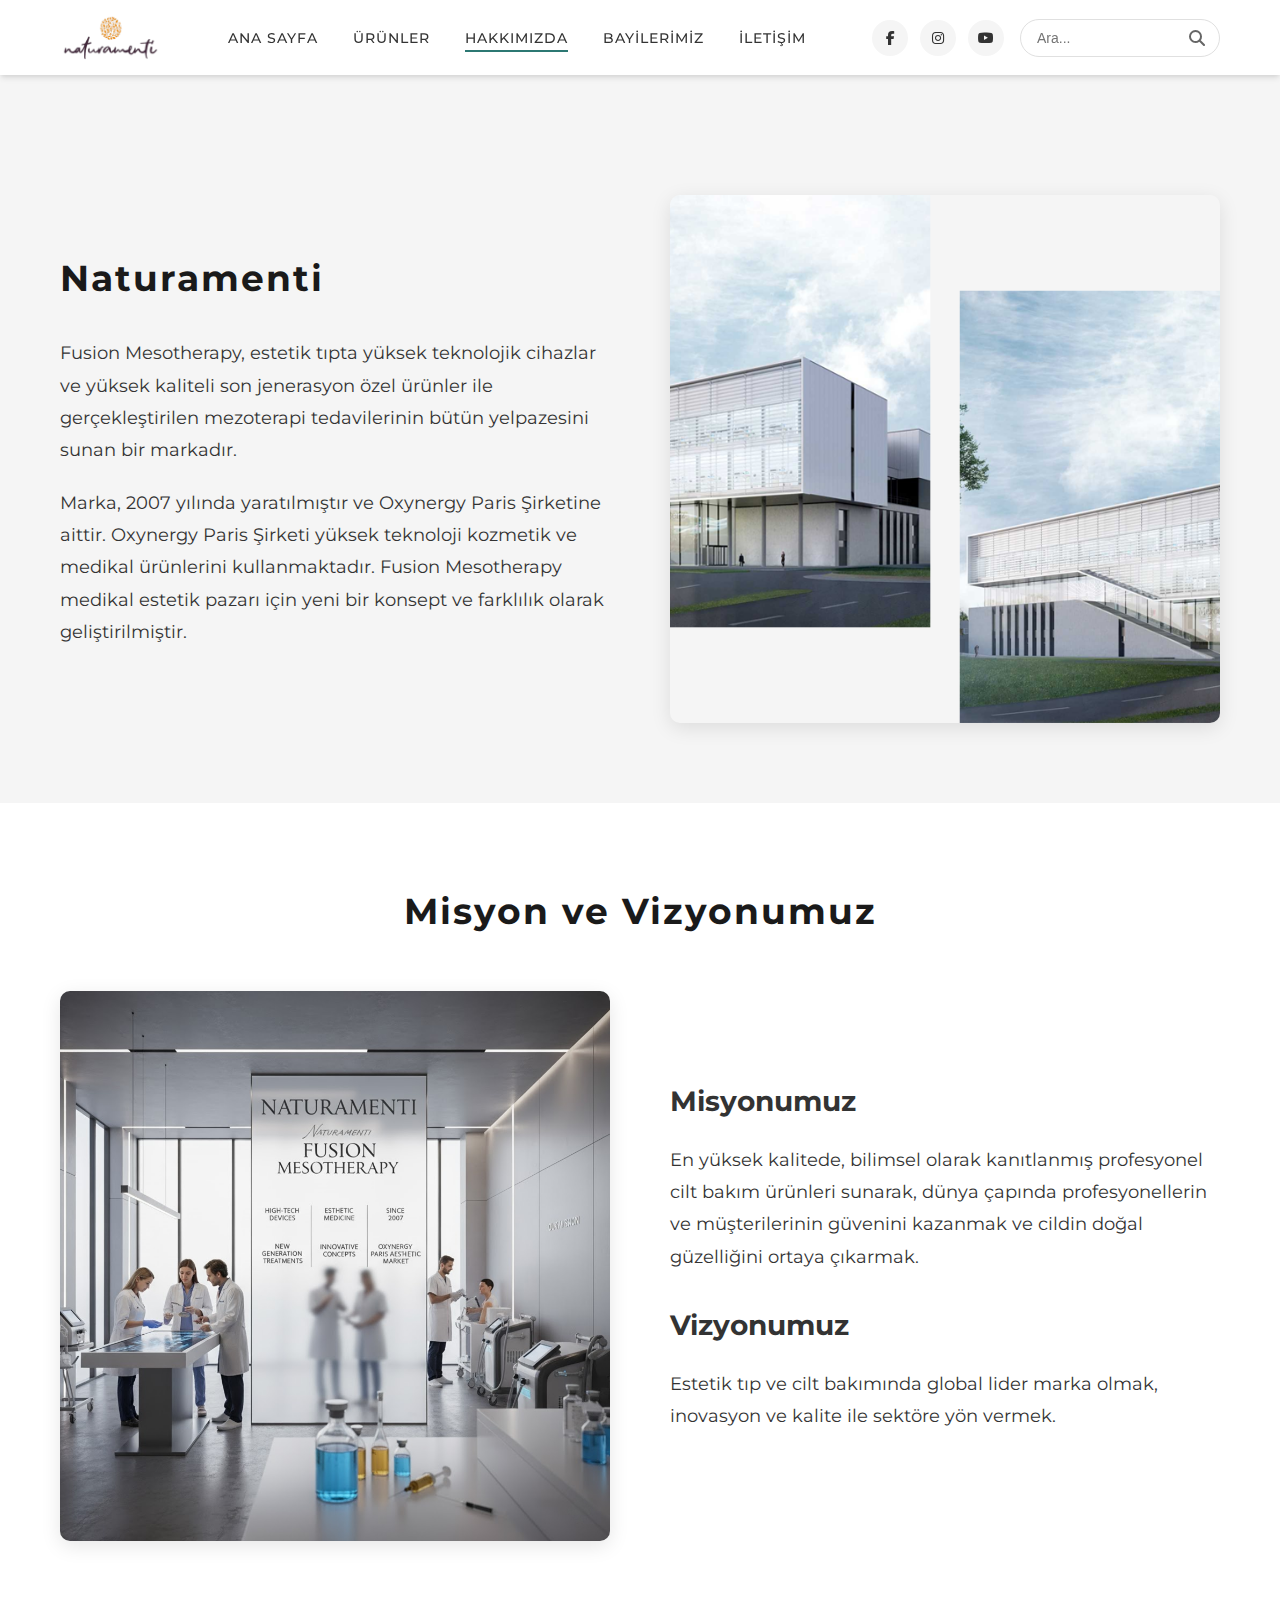
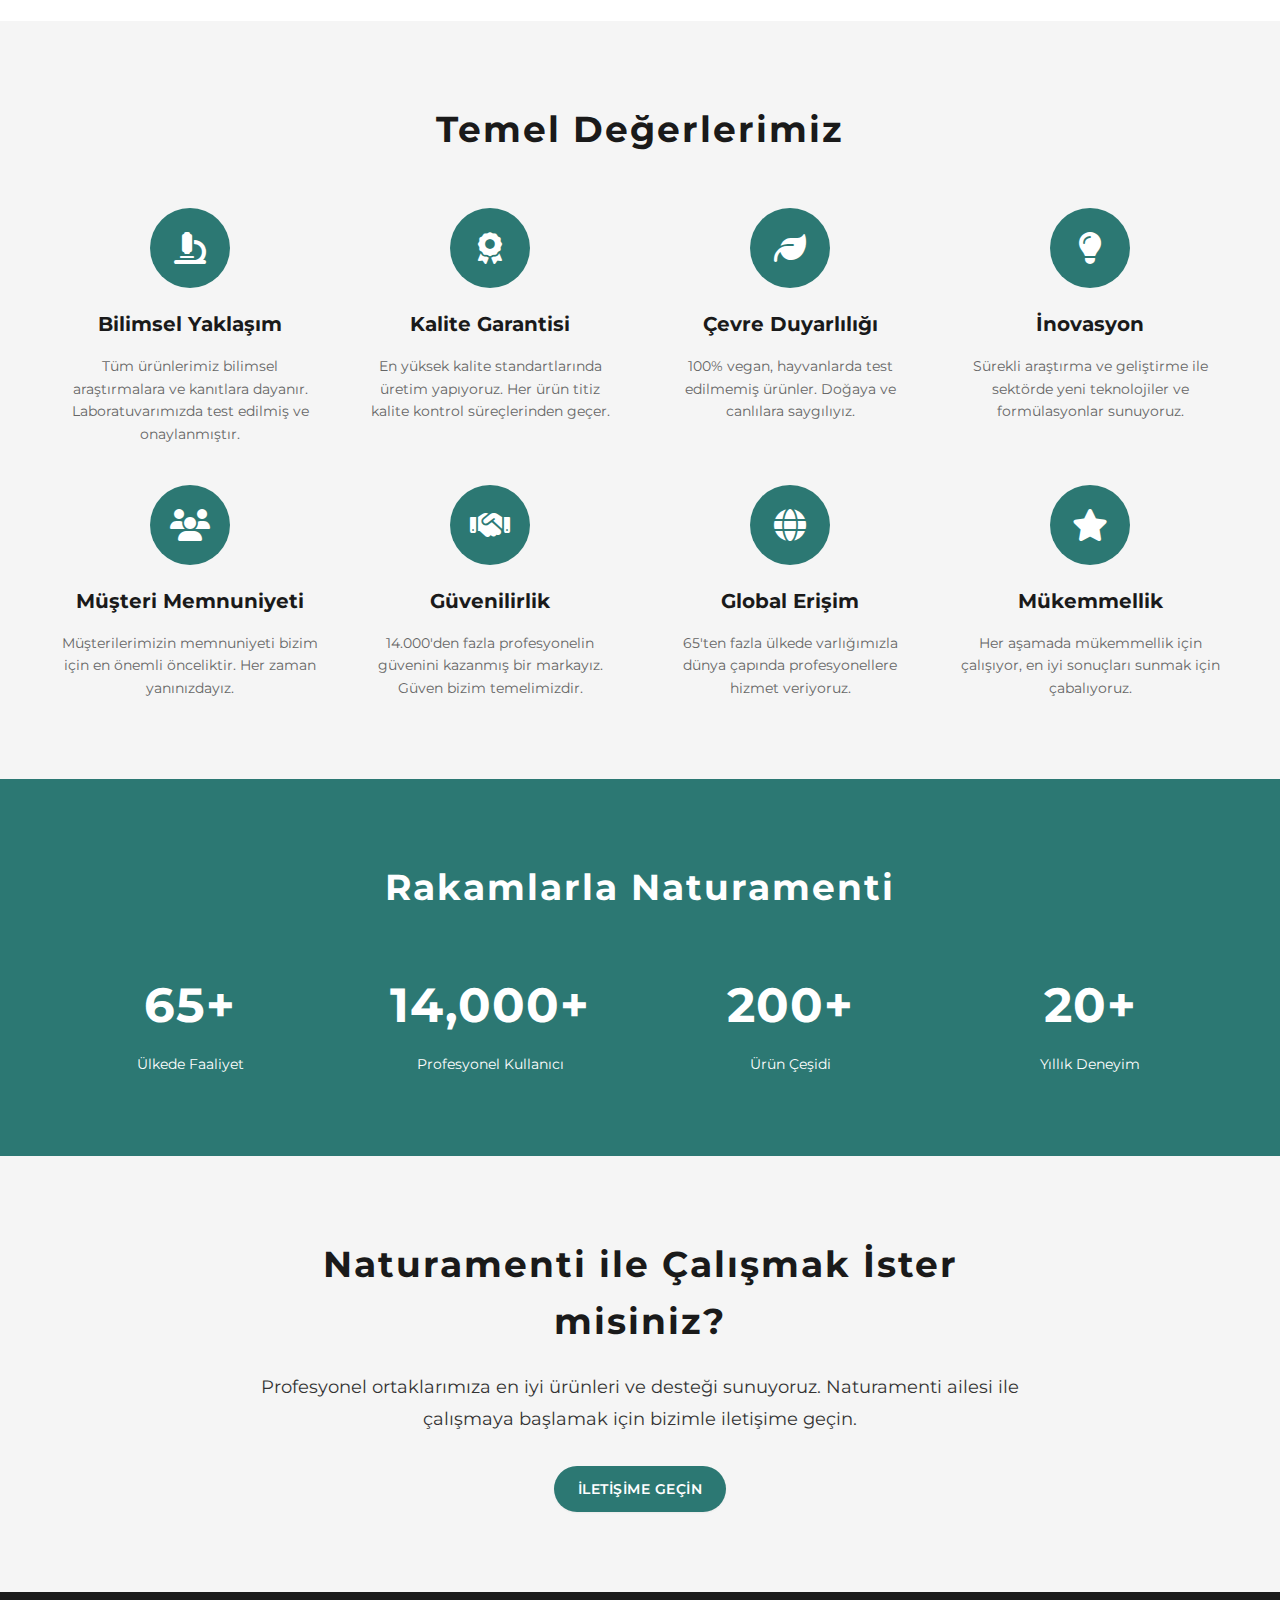
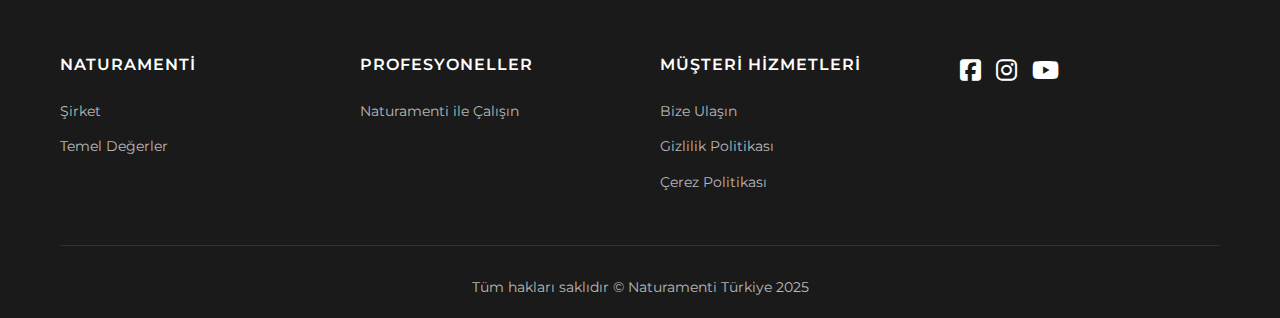
<file: about.html>
<!DOCTYPE html>
<html lang="tr">
<head>
    <meta charset="UTF-8">
    <meta name="viewport" content="width=device-width, initial-scale=1.0">
    <meta name="description" content="Naturamenti Hakkında - Profesyonel Cilt Bakım Markası">
    <title>Hakkımızda | Naturamenti Türkiye</title>
    <link rel="stylesheet" href="css/main.css">
    <link rel="stylesheet" href="css/products.css">
    <link rel="stylesheet" href="css/responsive.css">
    <link rel="stylesheet" href="https://cdnjs.cloudflare.com/ajax/libs/font-awesome/6.4.0/css/all.min.css">
    <link href="https://fonts.googleapis.com/css2?family=Montserrat:wght@300;400;500;600;700&display=swap" rel="stylesheet">
</head>
<body>
    <!-- Header -->
    <header class="header">
        <nav class="navbar">
            <div class="container">
                <div class="nav-content">
                    <div class="logo">
                        <a href="index.html">
                            <img src="images/natulogo-1.png" alt="Naturamenti" class="logo-img">
                        </a>
                    </div>
                    
                    <div class="nav-menu" id="navMenu">
                        <ul class="nav-list">
                            <li><a href="index.html">Ana Sayfa</a></li>
                            <li><a href="products.html">Ürünler</a></li>
                            <li><a href="about.html" class="active">Hakkımızda</a></li>
                            <li><a href="bayilerimiz.html">Bayilerimiz</a></li>
                            <li><a href="contact.html">İletişim</a></li>
                        </ul>
                    </div>
                    
                    <div class="nav-right">
                        <div class="header-social-links">
                            <a href="https://www.facebook.com/fusionmesoturkiye/" aria-label="Facebook" target="_blank" rel="noopener noreferrer"><i class="fab fa-facebook-f"></i></a>
                            <a href="https://www.instagram.com/fusionmeso_turkey/" aria-label="Instagram" target="_blank" rel="noopener noreferrer"><i class="fab fa-instagram"></i></a>
                            <a href="https://www.youtube.com/channel/UCbmEXFBXRtNZj6IF8c3_B_A/featured" aria-label="YouTube" target="_blank" rel="noopener noreferrer"><i class="fab fa-youtube"></i></a>
                        </div>
                        <div class="search-box">
                            <input type="text" placeholder="Ara..." class="search-input" id="searchInput">
                            <i class="fas fa-search"></i>
                        </div>
                        <button class="mobile-menu-btn" id="mobileMenuBtn">
                            <span></span>
                            <span></span>
                            <span></span>
                        </button>
                    </div>
                </div>
            </div>
        </nav>
    </header>

    <!-- Page Header -->
    <section class="page-header">
        <div class="container">
            <h1>Hakkımızda</h1>
            <p>Profesyonel cilt bakımında öncü marka</p>
        </div>
    </section>

    <!-- About Content -->
    <section class="about-section">
        <div class="container">
            <div class="innovation-content">
                <div class="innovation-text">
                    <h2 class="section-title" style="text-align: left; margin-bottom: 30px;">Naturamenti</h2>
                    <p style="font-size: 18px; line-height: 1.8; margin-bottom: 20px;">Fusion Mesotherapy, estetik tıpta yüksek teknolojik cihazlar ve yüksek kaliteli son jenerasyon özel ürünler ile gerçekleştirilen mezoterapi tedavilerinin bütün yelpazesini sunan bir markadır.</p>
                    <p style="font-size: 18px; line-height: 1.8; margin-bottom: 20px;">Marka, 2007 yılında yaratılmıştır ve Oxynergy Paris Şirketine aittir. Oxynergy Paris Şirketi yüksek teknoloji kozmetik ve medikal ürünlerini kullanmaktadır. Fusion Mesotherapy medikal estetik pazarı için yeni bir konsept ve farklılık olarak geliştirilmiştir.</p>
                </div>
                <div class="innovation-image">
                    <img src="images/about-us/about-US.png" alt="Naturamenti Hakkında">
                </div>
            </div>
        </div>
    </section>

    <!-- Mission & Vision -->
    <section class="brand-values">
        <div class="container">
            <h2 class="section-title">Misyon ve Vizyonumuz</h2>
            <div class="innovation-content" style="margin-top: 50px;">
                <div class="innovation-image">
                    <img src="images/about-us/mission.jpeg" alt="Misyon">
                </div>
                <div class="innovation-text">
                    <h3 style="font-size: 28px; margin-bottom: 20px;">Misyonumuz</h3>
                    <p>En yüksek kalitede, bilimsel olarak kanıtlanmış profesyonel cilt bakım ürünleri sunarak, dünya çapında profesyonellerin ve müşterilerinin güvenini kazanmak ve cildin doğal güzelliğini ortaya çıkarmak.</p>
                    
                    <h3 style="font-size: 28px; margin: 30px 0 20px;">Vizyonumuz</h3>
                    <p>Estetik tıp ve cilt bakımında global lider marka olmak, inovasyon ve kalite ile sektöre yön vermek.</p>
                </div>
            </div>
        </div>
    </section>

    <!-- Core Values -->
    <section class="about-section">
        <div class="container">
            <h2 class="section-title">Temel Değerlerimiz</h2>
            <div class="values-grid" style="margin-top: 50px;">
                <div class="value-item">
                    <div class="value-icon">
                        <i class="fas fa-microscope"></i>
                    </div>
                    <h4>Bilimsel Yaklaşım</h4>
                    <p>Tüm ürünlerimiz bilimsel araştırmalara ve kanıtlara dayanır. Laboratuvarımızda test edilmiş ve onaylanmıştır.</p>
                </div>
                
                <div class="value-item">
                    <div class="value-icon">
                        <i class="fas fa-award"></i>
                    </div>
                    <h4>Kalite Garantisi</h4>
                    <p>En yüksek kalite standartlarında üretim yapıyoruz. Her ürün titiz kalite kontrol süreçlerinden geçer.</p>
                </div>
                
                <div class="value-item">
                    <div class="value-icon">
                        <i class="fas fa-leaf"></i>
                    </div>
                    <h4>Çevre Duyarlılığı</h4>
                    <p>100% vegan, hayvanlarda test edilmemiş ürünler. Doğaya ve canlılara saygılıyız.</p>
                </div>
                
                <div class="value-item">
                    <div class="value-icon">
                        <i class="fas fa-lightbulb"></i>
                    </div>
                    <h4>İnovasyon</h4>
                    <p>Sürekli araştırma ve geliştirme ile sektörde yeni teknolojiler ve formülasyonlar sunuyoruz.</p>
                </div>
                
                <div class="value-item">
                    <div class="value-icon">
                        <i class="fas fa-users"></i>
                    </div>
                    <h4>Müşteri Memnuniyeti</h4>
                    <p>Müşterilerimizin memnuniyeti bizim için en önemli önceliktir. Her zaman yanınızdayız.</p>
                </div>
                
                <div class="value-item">
                    <div class="value-icon">
                        <i class="fas fa-handshake"></i>
                    </div>
                    <h4>Güvenilirlik</h4>
                    <p>14.000'den fazla profesyonelin güvenini kazanmış bir markayız. Güven bizim temelimizdir.</p>
                </div>
                
                <div class="value-item">
                    <div class="value-icon">
                        <i class="fas fa-globe"></i>
                    </div>
                    <h4>Global Erişim</h4>
                    <p>65'ten fazla ülkede varlığımızla dünya çapında profesyonellere hizmet veriyoruz.</p>
                </div>
                
                <div class="value-item">
                    <div class="value-icon">
                        <i class="fas fa-star"></i>
                    </div>
                    <h4>Mükemmellik</h4>
                    <p>Her aşamada mükemmellik için çalışıyor, en iyi sonuçları sunmak için çabalıyoruz.</p>
                </div>
            </div>
        </div>
    </section>

    <!-- Statistics -->
    <section class="brand-values" style="background-color: var(--primary-color); color: var(--white);">
        <div class="container">
            <h2 class="section-title" style="color: var(--white);">Rakamlarla Naturamenti</h2>
            <div class="values-grid" style="margin-top: 50px; grid-template-columns: repeat(4, 1fr);">
                <div class="value-item" style="text-align: center;">
                    <h3 style="font-size: 48px; font-weight: 700; margin-bottom: 10px; color: var(--white);">65+</h3>
                    <p style="color: var(--white);">Ülkede Faaliyet</p>
                </div>
                
                <div class="value-item" style="text-align: center;">
                    <h3 style="font-size: 48px; font-weight: 700; margin-bottom: 10px; color: var(--white);">14,000+</h3>
                    <p style="color: var(--white);">Profesyonel Kullanıcı</p>
                </div>
                
                <div class="value-item" style="text-align: center;">
                    <h3 style="font-size: 48px; font-weight: 700; margin-bottom: 10px; color: var(--white);">200+</h3>
                    <p style="color: var(--white);">Ürün Çeşidi</p>
                </div>
                
                <div class="value-item" style="text-align: center;">
                    <h3 style="font-size: 48px; font-weight: 700; margin-bottom: 10px; color: var(--white);">20+</h3>
                    <p style="color: var(--white);">Yıllık Deneyim</p>
                </div>
            </div>
        </div>
    </section>

    <!-- CTA Section -->
    <section class="innovations">
        <div class="container">
            <div style="text-align: center; max-width: 800px; margin: 0 auto;">
                <h2 class="section-title">Naturamenti ile Çalışmak İster misiniz?</h2>
                <p style="font-size: 18px; margin-bottom: 30px; line-height: 1.8;">Profesyonel ortaklarımıza en iyi ürünleri ve desteği sunuyoruz. Naturamenti ailesi ile çalışmaya başlamak için bizimle iletişime geçin.</p>
                <a href="contact.html" class="btn btn-primary">İletişime Geçin</a>
            </div>
        </div>
    </section>

    <!-- Footer -->
    <footer class="footer">
        <div class="container">
            <div class="footer-content">
                <div class="footer-col">
                    <h4>Naturamenti</h4>
                    <ul>
                        <li><a href="about.html">Şirket</a></li>
                        <li><a href="about.html">Temel Değerler</a></li>
                    </ul>
                </div>
                
                <div class="footer-col">
                    <h4>Profesyoneller</h4>
                    <ul>
                        <li><a href="contact.html">Naturamenti ile Çalışın</a></li>
                    </ul>
                </div>
                
                <div class="footer-col">
                    <h4>Müşteri Hizmetleri</h4>
                    <ul>
                        <li><a href="contact.html">Bize Ulaşın</a></li>
                        <li><a href="#">Gizlilik Politikası</a></li>
                        <li><a href="#">Çerez Politikası</a></li>
                    </ul>
                </div>
                
                <div class="footer-col">
                    <div class="social-links">
                        <a href="https://www.facebook.com/fusionmesoturkiye/" aria-label="Facebook" target="_blank" rel="noopener noreferrer"><i class="fab fa-facebook-square"></i></a>
                        <a href="https://www.instagram.com/fusionmeso_turkey/" aria-label="Instagram" target="_blank" rel="noopener noreferrer"><i class="fab fa-instagram"></i></a>
                        <a href="https://www.youtube.com/channel/UCbmEXFBXRtNZj6IF8c3_B_A/featured" aria-label="YouTube" target="_blank" rel="noopener noreferrer"><i class="fab fa-youtube"></i></a>
                    </div>
                </div>
            </div>
            
            <div class="footer-bottom">
                <p>Tüm hakları saklıdır © Naturamenti Türkiye 2025</p>
            </div>
        </div>
    </footer>

    <script src="js/main.js"></script>
</body>
</html>
</file>
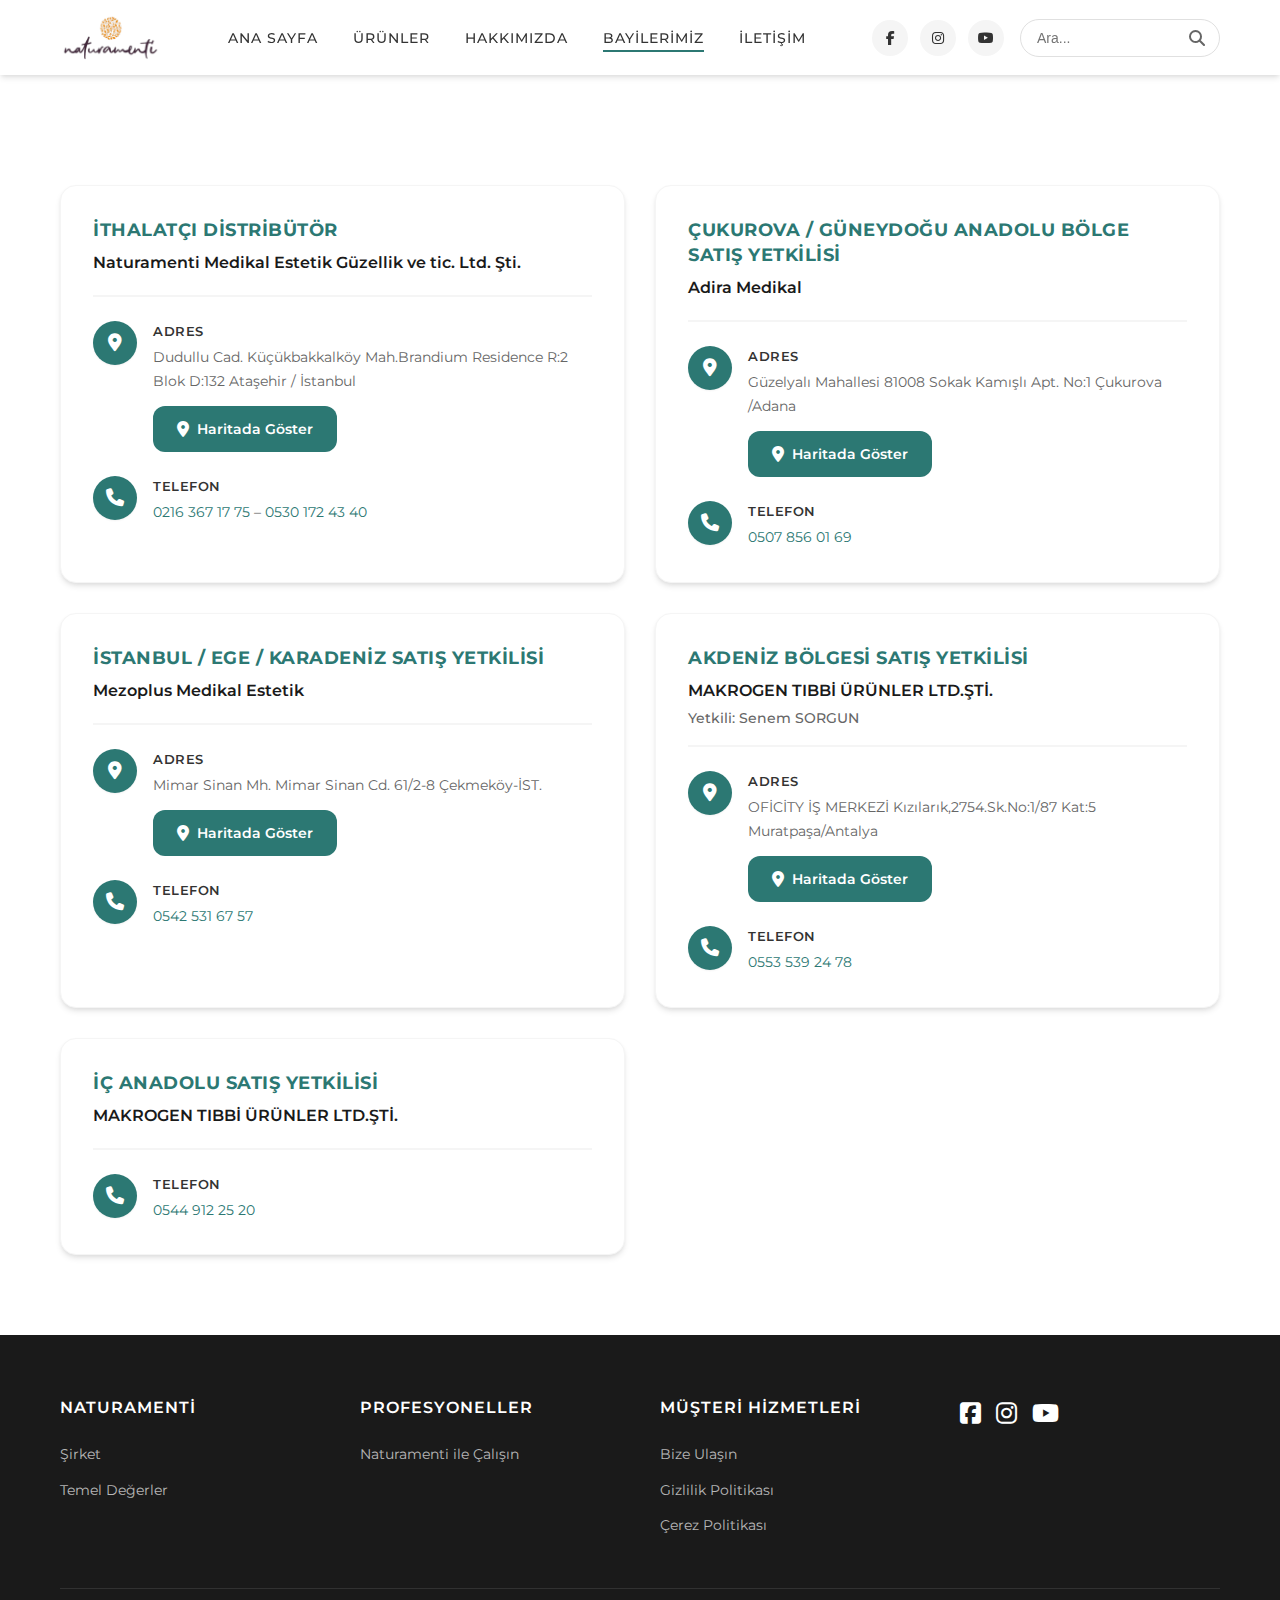
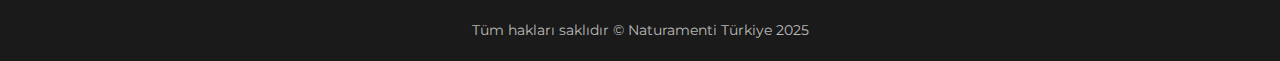
<file: bayilerimiz.html>
<!DOCTYPE html>
<html lang="tr">
<head>
    <meta charset="UTF-8">
    <meta name="viewport" content="width=device-width, initial-scale=1.0">
    <meta name="description" content="Naturamenti Türkiye Bayilerimiz - Bölge Satış Yetkilileri">
    <title>Bayilerimiz | Naturamenti Türkiye</title>
    <link rel="stylesheet" href="css/main.css">
    <link rel="stylesheet" href="css/products.css">
    <link rel="stylesheet" href="css/responsive.css">
    <link rel="stylesheet" href="https://cdnjs.cloudflare.com/ajax/libs/font-awesome/6.4.0/css/all.min.css">
    <link href="https://fonts.googleapis.com/css2?family=Montserrat:wght@300;400;500;600;700&display=swap" rel="stylesheet">
    <style>
        .dealers-section {
            padding: 60px 0 80px;
        }

        .dealers-grid {
            display: grid;
            grid-template-columns: repeat(2, 1fr);
            gap: 30px;
            margin-top: 50px;
        }

        .dealer-card {
            background-color: var(--white);
            border-radius: var(--radius-lg);
            padding: var(--spacing-xl);
            box-shadow: var(--shadow-md);
            transition: var(--transition);
            border: 1px solid var(--light-gray);
        }

        .dealer-card:hover {
            transform: translateY(-5px);
            box-shadow: var(--shadow-xl);
            border-color: var(--primary-color);
        }

        .dealer-header {
            margin-bottom: var(--spacing-lg);
            padding-bottom: var(--spacing-md);
            border-bottom: 2px solid var(--light-gray);
        }

        .dealer-header h3 {
            font-size: 18px;
            font-weight: 700;
            color: var(--primary-color);
            margin-bottom: var(--spacing-sm);
            text-transform: uppercase;
            letter-spacing: 0.5px;
            line-height: 1.4;
        }

        .dealer-company {
            font-size: 16px;
            font-weight: 600;
            color: var(--dark-color);
            margin-bottom: var(--spacing-xs);
            line-height: 1.5;
        }

        .dealer-contact {
            font-size: 14px;
            color: var(--text-light);
            font-weight: 500;
            margin-top: var(--spacing-xs);
        }

        .dealer-info {
            display: flex;
            flex-direction: column;
            gap: var(--spacing-lg);
        }

        .dealer-info-item {
            display: flex;
            align-items: start;
            gap: var(--spacing-md);
        }

        .dealer-info-icon {
            width: 44px;
            height: 44px;
            background-color: var(--primary-color);
            border-radius: var(--radius-full);
            display: flex;
            align-items: center;
            justify-content: center;
            color: var(--white);
            font-size: 18px;
            flex-shrink: 0;
            box-shadow: var(--shadow-sm);
        }

        .dealer-info-content {
            flex: 1;
        }

        .dealer-info-content h4 {
            font-size: 13px;
            font-weight: 600;
            color: var(--text-dark);
            margin-bottom: var(--spacing-xs);
            text-transform: uppercase;
            letter-spacing: 0.5px;
        }

        .dealer-info-content p {
            font-size: 14px;
            color: var(--text-light);
            line-height: 1.7;
            margin: 0;
        }

        .dealer-info-content a:not(.dealer-map-link) {
            color: var(--primary-color);
            text-decoration: none;
            transition: var(--transition);
        }

        .dealer-info-content a:not(.dealer-map-link):hover {
            color: var(--secondary-color);
            text-decoration: underline;
        }
        
        .dealer-map-link {
            display: inline-flex !important;
            align-items: center;
            gap: 8px;
            margin-top: 12px;
            padding: 12px 24px;
            background-color: var(--primary-color) !important;
            color: var(--white) !important;
            text-decoration: none !important;
            border-radius: var(--radius-md);
            font-size: 14px;
            font-weight: 600;
            transition: var(--transition);
            cursor: pointer;
        }
        
        .dealer-map-link:hover {
            background-color: var(--secondary-color) !important;
            color: var(--white) !important;
            text-decoration: none !important;
            transform: translateY(-2px);
            box-shadow: var(--shadow-md);
        }
        
        .dealer-map-link i {
            font-size: 16px;
        }

        @media (max-width: 768px) {
            .dealers-section {
                padding: 40px 0 60px;
            }
            
            .dealers-grid {
                grid-template-columns: 1fr;
                gap: var(--spacing-lg);
                margin-top: var(--spacing-xl);
            }

            .dealer-card {
                padding: var(--spacing-lg);
            }

            .dealer-header {
                margin-bottom: var(--spacing-md);
                padding-bottom: var(--spacing-sm);
            }

            .dealer-header h3 {
                font-size: 16px;
            }

            .dealer-company {
                font-size: 15px;
            }
            
            .dealer-info-icon {
                width: 40px;
                height: 40px;
                font-size: 16px;
            }
            
            .dealer-map-link {
                width: 100%;
                justify-content: center;
                padding: 12px 20px;
            }
        }
    </style>
</head>
<body>
    <!-- Header -->
    <header class="header">
        <nav class="navbar">
            <div class="container">
                <div class="nav-content">
                    <div class="logo">
                        <a href="index.html">
                            <img src="images/natulogo-1.png" alt="Naturamenti" class="logo-img">
                        </a>
                    </div>
                    
                    <div class="nav-menu" id="navMenu">
                        <ul class="nav-list">
                            <li><a href="index.html">Ana Sayfa</a></li>
                            <li><a href="products.html">Ürünler</a></li>
                            <li><a href="about.html">Hakkımızda</a></li>
                            <li><a href="bayilerimiz.html" class="active">Bayilerimiz</a></li>
                            <li><a href="contact.html">İletişim</a></li>
                        </ul>
                    </div>
                    
                    <div class="nav-right">
                        <div class="header-social-links">
                            <a href="https://www.facebook.com/fusionmesoturkiye/" aria-label="Facebook" target="_blank" rel="noopener noreferrer"><i class="fab fa-facebook-f"></i></a>
                            <a href="https://www.instagram.com/fusionmeso_turkey/" aria-label="Instagram" target="_blank" rel="noopener noreferrer"><i class="fab fa-instagram"></i></a>
                            <a href="https://www.youtube.com/channel/UCbmEXFBXRtNZj6IF8c3_B_A/featured" aria-label="YouTube" target="_blank" rel="noopener noreferrer"><i class="fab fa-youtube"></i></a>
                        </div>
                        <div class="search-box">
                            <input type="text" placeholder="Ara..." class="search-input" id="searchInput">
                            <i class="fas fa-search"></i>
                        </div>
                        <button class="mobile-menu-btn" id="mobileMenuBtn">
                            <span></span>
                            <span></span>
                            <span></span>
                        </button>
                    </div>
                </div>
            </div>
        </nav>
    </header>

    <!-- Page Header -->
    <section class="page-header">
        <div class="container">
            <h1>Bayilerimiz</h1>
            <p>Türkiye genelinde hizmet veren bölge satış yetkililerimiz</p>
        </div>
    </section>

    <!-- Dealers Section -->
    <section class="dealers-section">
        <div class="container">
            <div class="dealers-grid">
                <!-- İthalatçı Distribütör -->
                <div class="dealer-card">
                    <div class="dealer-header">
                        <h3>İthalatçı Distribütör</h3>
                        <div class="dealer-company">Naturamenti Medikal Estetik Güzellik ve tic. Ltd. Şti.</div>
                    </div>
                    <div class="dealer-info">
                        <div class="dealer-info-item">
                            <div class="dealer-info-icon">
                                <i class="fas fa-map-marker-alt"></i>
                            </div>
                            <div class="dealer-info-content">
                                <h4>Adres</h4>
                                <p>Dudullu Cad. Küçükbakkalköy Mah.Brandium Residence R:2 Blok D:132 Ataşehir / İstanbul</p>
                                <a href="https://www.google.com/maps/search/?api=1&query=Dudullu+Cad.+Küçükbakkalköy+Mah.Brandium+Residence+R:2+Blok+D:132+Ataşehir+İstanbul" target="_blank" rel="noopener noreferrer" class="dealer-map-link">
                                    <i class="fas fa-map-marker-alt"></i>
                                    Haritada Göster
                                </a>
                            </div>
                        </div>
                        <div class="dealer-info-item">
                            <div class="dealer-info-icon">
                                <i class="fas fa-phone"></i>
                            </div>
                            <div class="dealer-info-content">
                                <h4>Telefon</h4>
                                <p>
                                    <a href="tel:02163671775">0216 367 17 75</a> – 
                                    <a href="tel:05301724340">0530 172 43 40</a>
                                </p>
                            </div>
                        </div>
                    </div>
                </div>

                <!-- Çukurova / Güneydoğu Anadolu -->
                <div class="dealer-card">
                    <div class="dealer-header">
                        <h3>Çukurova / Güneydoğu Anadolu Bölge Satış Yetkilisi</h3>
                        <div class="dealer-company">Adira Medikal</div>
                    </div>
                    <div class="dealer-info">
                        <div class="dealer-info-item">
                            <div class="dealer-info-icon">
                                <i class="fas fa-map-marker-alt"></i>
                            </div>
                            <div class="dealer-info-content">
                                <h4>Adres</h4>
                                <p>Güzelyalı Mahallesi 81008 Sokak Kamışlı Apt. No:1 Çukurova /Adana</p>
                                <a href="https://www.google.com/maps/search/?api=1&query=Güzelyalı+Mahallesi+81008+Sokak+Kamışlı+Apt.+No:1+Çukurova+Adana" target="_blank" rel="noopener noreferrer" class="dealer-map-link">
                                    <i class="fas fa-map-marker-alt"></i>
                                    Haritada Göster
                                </a>
                            </div>
                        </div>
                        <div class="dealer-info-item">
                            <div class="dealer-info-icon">
                                <i class="fas fa-phone"></i>
                            </div>
                            <div class="dealer-info-content">
                                <h4>Telefon</h4>
                                <p><a href="tel:05078560169">0507 856 01 69</a></p>
                            </div>
                        </div>
                    </div>
                </div>

                <!-- İstanbul / Ege / Karadeniz -->
                <div class="dealer-card">
                    <div class="dealer-header">
                        <h3>İstanbul / Ege / Karadeniz Satış Yetkilisi</h3>
                        <div class="dealer-company">Mezoplus Medikal Estetik</div>
                    </div>
                    <div class="dealer-info">
                        <div class="dealer-info-item">
                            <div class="dealer-info-icon">
                                <i class="fas fa-map-marker-alt"></i>
                            </div>
                            <div class="dealer-info-content">
                                <h4>Adres</h4>
                                <p>Mimar Sinan Mh. Mimar Sinan Cd. 61/2-8 Çekmeköy-İST.</p>
                                <a href="https://www.google.com/maps/search/?api=1&query=Mimar+Sinan+Mh.+Mimar+Sinan+Cd.+61/2-8+Çekmeköy+İstanbul" target="_blank" rel="noopener noreferrer" class="dealer-map-link">
                                    <i class="fas fa-map-marker-alt"></i>
                                    Haritada Göster
                                </a>
                            </div>
                        </div>
                        <div class="dealer-info-item">
                            <div class="dealer-info-icon">
                                <i class="fas fa-phone"></i>
                            </div>
                            <div class="dealer-info-content">
                                <h4>Telefon</h4>
                                <p><a href="tel:05425316757">0542 531 67 57</a></p>
                            </div>
                        </div>
                    </div>
                </div>

                <!-- Akdeniz Bölgesi -->
                <div class="dealer-card">
                    <div class="dealer-header">
                        <h3>Akdeniz Bölgesi Satış Yetkilisi</h3>
                        <div class="dealer-company">MAKROGEN TIBBİ ÜRÜNLER LTD.ŞTİ.</div>
                        <div class="dealer-contact">Yetkili: Senem SORGUN</div>
                    </div>
                    <div class="dealer-info">
                        <div class="dealer-info-item">
                            <div class="dealer-info-icon">
                                <i class="fas fa-map-marker-alt"></i>
                            </div>
                            <div class="dealer-info-content">
                                <h4>Adres</h4>
                                <p>OFİCİTY İŞ MERKEZİ Kızılarık,2754.Sk.No:1/87 Kat:5 Muratpaşa/Antalya</p>
                                <a href="https://www.google.com/maps/search/?api=1&query=OFİCİTY+İŞ+MERKEZİ+Kızılarık+2754.Sk.No:1/87+Kat:5+Muratpaşa+Antalya" target="_blank" rel="noopener noreferrer" class="dealer-map-link">
                                    <i class="fas fa-map-marker-alt"></i>
                                    Haritada Göster
                                </a>
                            </div>
                        </div>
                        <div class="dealer-info-item">
                            <div class="dealer-info-icon">
                                <i class="fas fa-phone"></i>
                            </div>
                            <div class="dealer-info-content">
                                <h4>Telefon</h4>
                                <p><a href="tel:05535392478">0553 539 24 78</a></p>
                            </div>
                        </div>
                    </div>
                </div>

                <!-- İç Anadolu -->
                <div class="dealer-card">
                    <div class="dealer-header">
                        <h3>İç Anadolu Satış Yetkilisi</h3>
                        <div class="dealer-company">MAKROGEN TIBBİ ÜRÜNLER LTD.ŞTİ.</div>
                    </div>
                    <div class="dealer-info">
                        <div class="dealer-info-item">
                            <div class="dealer-info-icon">
                                <i class="fas fa-phone"></i>
                            </div>
                            <div class="dealer-info-content">
                                <h4>Telefon</h4>
                                <p><a href="tel:05449122520">0544 912 25 20</a></p>
                            </div>
                        </div>
                    </div>
                </div>
            </div>
        </div>
    </section>

    <!-- Footer -->
    <footer class="footer">
        <div class="container">
            <div class="footer-content">
                <div class="footer-col">
                    <h4>Naturamenti</h4>
                    <ul>
                        <li><a href="about.html">Şirket</a></li>
                        <li><a href="about.html">Temel Değerler</a></li>
                    </ul>
                </div>
                
                <div class="footer-col">
                    <h4>Profesyoneller</h4>
                    <ul>
                        <li><a href="contact.html">Naturamenti ile Çalışın</a></li>
                    </ul>
                </div>
                
                <div class="footer-col">
                    <h4>Müşteri Hizmetleri</h4>
                    <ul>
                        <li><a href="contact.html">Bize Ulaşın</a></li>
                        <li><a href="#">Gizlilik Politikası</a></li>
                        <li><a href="#">Çerez Politikası</a></li>
                    </ul>
                </div>
                
                <div class="footer-col">
                    <div class="social-links">
                        <a href="https://www.facebook.com/fusionmesoturkiye/" aria-label="Facebook" target="_blank" rel="noopener noreferrer"><i class="fab fa-facebook-square"></i></a>
                        <a href="https://www.instagram.com/fusionmeso_turkey/" aria-label="Instagram" target="_blank" rel="noopener noreferrer"><i class="fab fa-instagram"></i></a>
                        <a href="https://www.youtube.com/channel/UCbmEXFBXRtNZj6IF8c3_B_A/featured" aria-label="YouTube" target="_blank" rel="noopener noreferrer"><i class="fab fa-youtube"></i></a>
                    </div>
                </div>
            </div>
            
            <div class="footer-bottom">
                <p>Tüm hakları saklıdır © Naturamenti Türkiye 2025</p>
            </div>
        </div>
    </footer>

    <script src="js/main.js"></script>
</body>
</html>
</file>
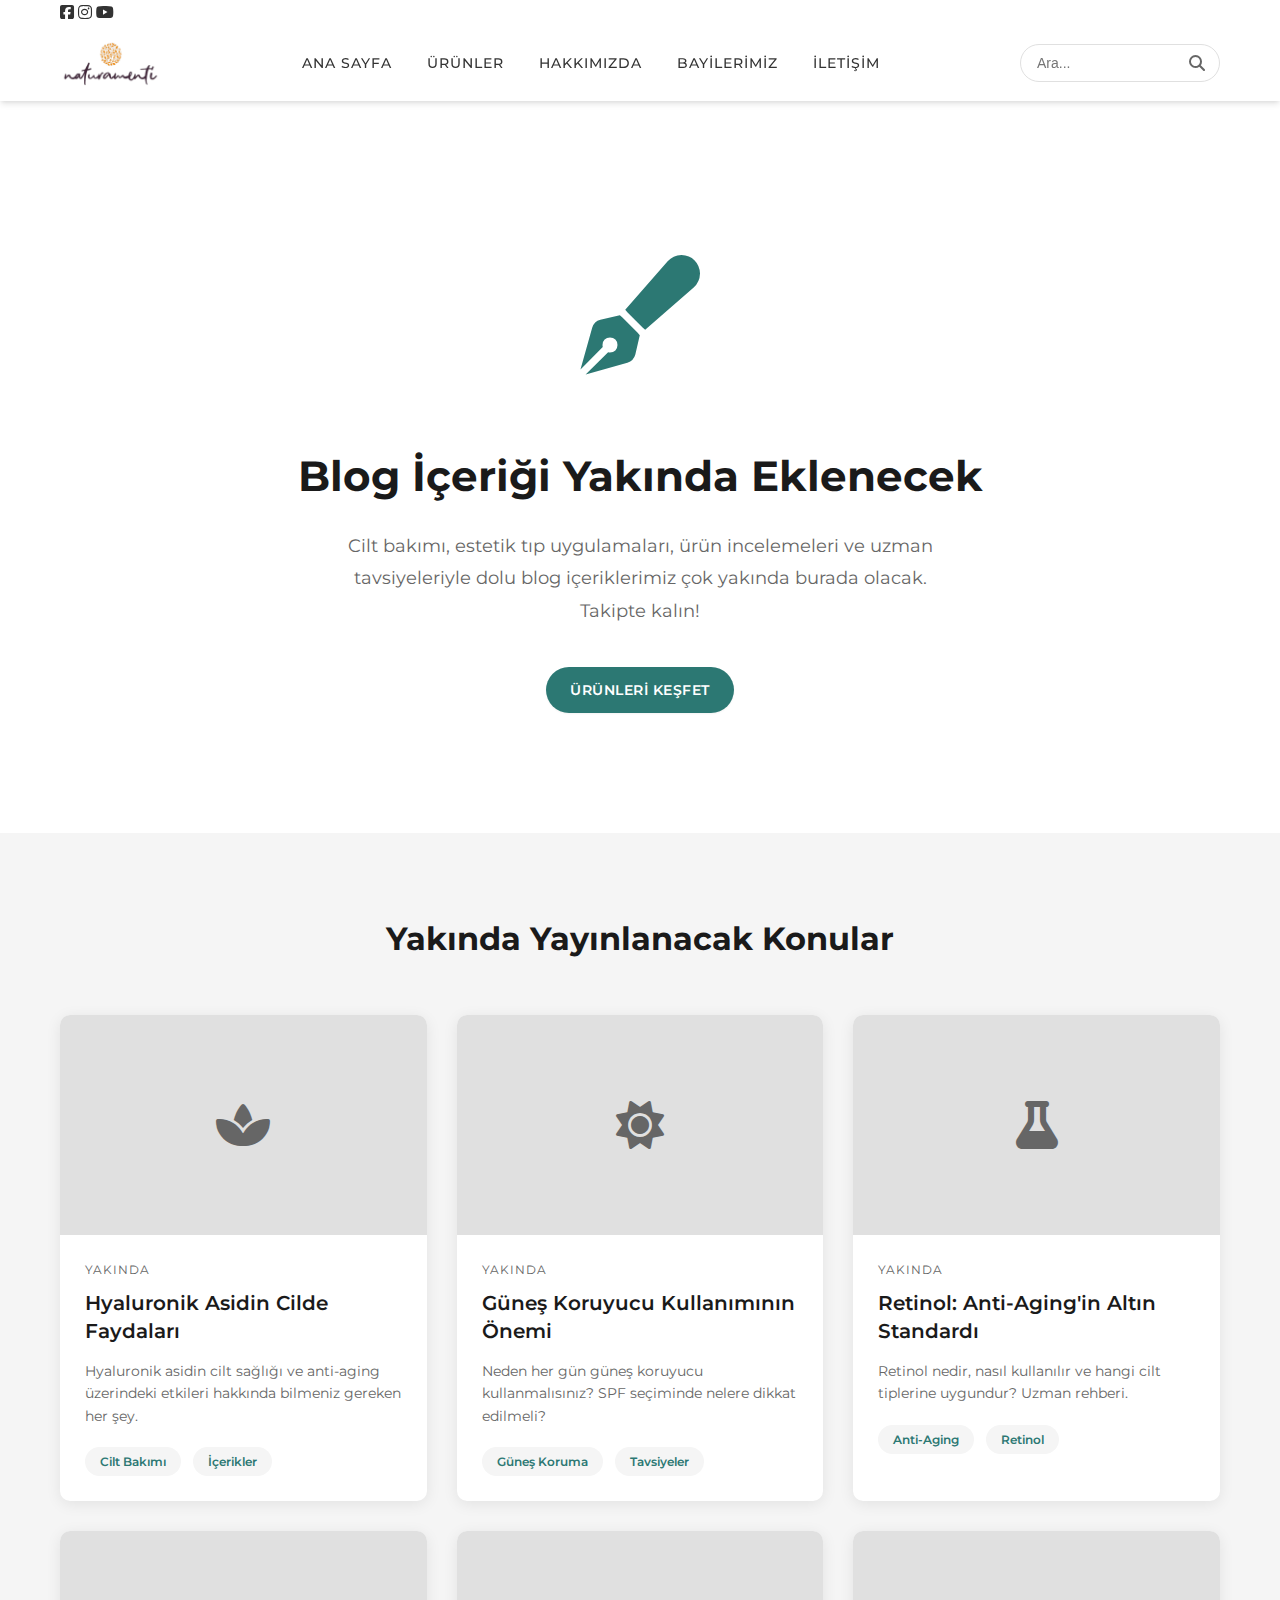
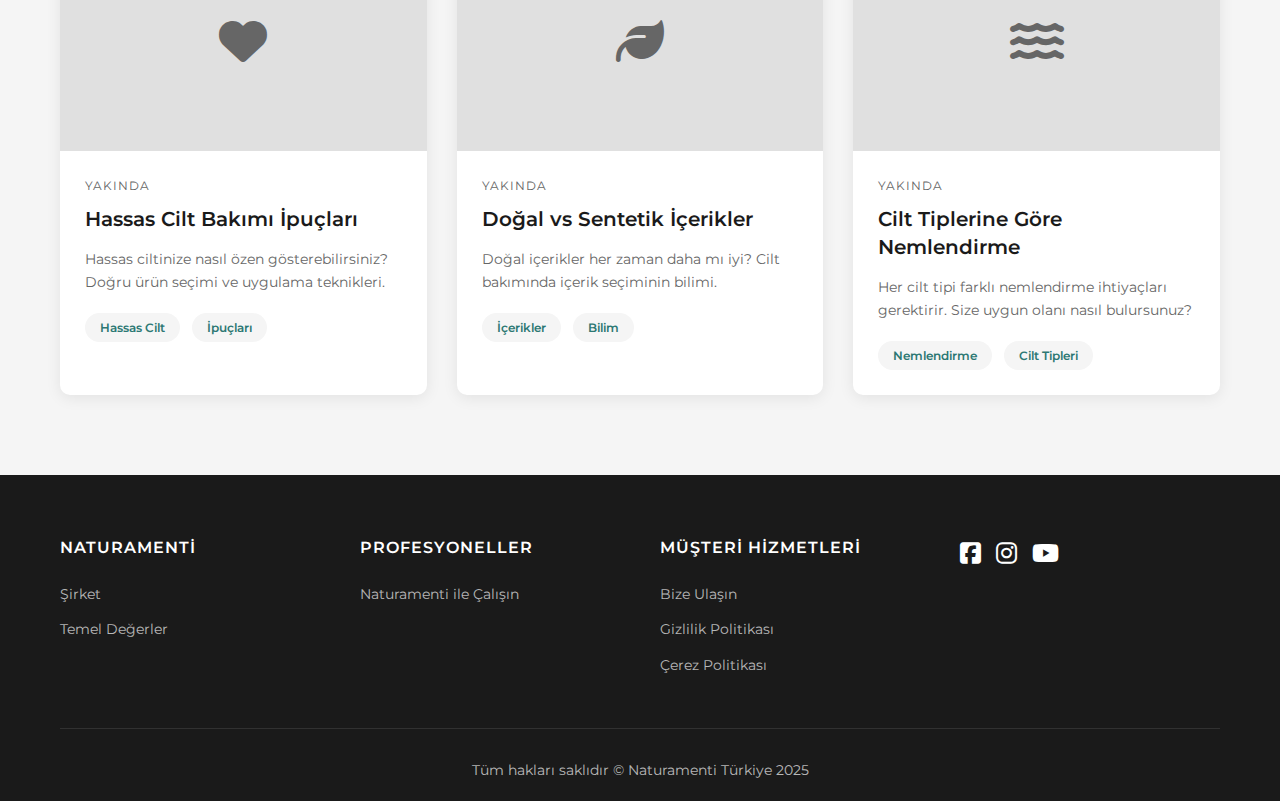
<file: blog.html>
<!DOCTYPE html>
<html lang="tr">
<head>
    <meta charset="UTF-8">
    <meta name="viewport" content="width=device-width, initial-scale=1.0">
    <meta name="description" content="Naturamenti Blog - Cilt Bakımı ve Estetik Tıp Hakkında">
    <title>Blog | Naturamenti Türkiye</title>
    <link rel="stylesheet" href="css/main.css">
    <link rel="stylesheet" href="css/products.css">
    <link rel="stylesheet" href="css/responsive.css">
    <link rel="stylesheet" href="https://cdnjs.cloudflare.com/ajax/libs/font-awesome/6.4.0/css/all.min.css">
    <link href="https://fonts.googleapis.com/css2?family=Montserrat:wght@300;400;500;600;700&display=swap" rel="stylesheet">
    <style>
        .blog-coming-soon {
            padding: 120px 0;
            text-align: center;
        }

        .coming-soon-icon {
            font-size: 120px;
            color: var(--primary-color);
            margin-bottom: 30px;
        }

        .blog-coming-soon h2 {
            font-size: 42px;
            margin-bottom: 20px;
            color: var(--dark-color);
        }

        .blog-coming-soon p {
            font-size: 18px;
            color: var(--text-light);
            max-width: 600px;
            margin: 0 auto 40px;
            line-height: 1.8;
        }

        .blog-preview {
            background-color: var(--light-gray);
            padding: 80px 0;
        }

        .blog-preview h3 {
            text-align: center;
            font-size: 32px;
            margin-bottom: 50px;
            color: var(--dark-color);
        }

        .blog-grid {
            display: grid;
            grid-template-columns: repeat(3, 1fr);
            gap: 30px;
        }

        .blog-card {
            background-color: var(--white);
            border-radius: 10px;
            overflow: hidden;
            box-shadow: 0 3px 15px rgba(0, 0, 0, 0.08);
            transition: var(--transition);
        }

        .blog-card:hover {
            transform: translateY(-5px);
            box-shadow: 0 8px 25px rgba(0, 0, 0, 0.15);
        }

        .blog-image {
            width: 100%;
            height: 220px;
            background-color: var(--medium-gray);
            display: flex;
            align-items: center;
            justify-content: center;
            color: var(--text-light);
            font-size: 48px;
        }

        .blog-content {
            padding: 25px;
        }

        .blog-date {
            font-size: 12px;
            color: var(--text-light);
            text-transform: uppercase;
            letter-spacing: 1px;
            margin-bottom: 10px;
        }

        .blog-title {
            font-size: 20px;
            font-weight: 600;
            color: var(--dark-color);
            margin-bottom: 15px;
            line-height: 1.4;
        }

        .blog-excerpt {
            font-size: 14px;
            color: var(--text-light);
            line-height: 1.6;
            margin-bottom: 20px;
        }

        .blog-tag {
            display: inline-block;
            padding: 5px 15px;
            background-color: var(--light-gray);
            color: var(--primary-color);
            border-radius: 15px;
            font-size: 12px;
            font-weight: 600;
            margin-right: 8px;
        }

        @media (max-width: 992px) {
            .blog-grid {
                grid-template-columns: repeat(2, 1fr);
            }
        }

        @media (max-width: 768px) {
            .coming-soon-icon {
                font-size: 80px;
            }

            .blog-coming-soon h2 {
                font-size: 32px;
            }

            .blog-grid {
                grid-template-columns: 1fr;
            }
        }
    </style>
</head>
<body>
    <!-- Header -->
    <header class="header">
        <div class="top-bar">
            <div class="container">
                <div class="top-bar-content">
                    <div class="social-links">
                        <a href="https://www.facebook.com/fusionmesoturkiye/" aria-label="Facebook" target="_blank" rel="noopener noreferrer"><i class="fab fa-facebook-square"></i></a>
                        <a href="https://www.instagram.com/fusionmeso_turkey/" aria-label="Instagram" target="_blank" rel="noopener noreferrer"><i class="fab fa-instagram"></i></a>
                        <a href="https://www.youtube.com/channel/UCbmEXFBXRtNZj6IF8c3_B_A/featured" aria-label="YouTube" target="_blank" rel="noopener noreferrer"><i class="fab fa-youtube"></i></a>
                    </div>
                </div>
            </div>
        </div>
        
        <nav class="navbar">
            <div class="container">
                <div class="nav-content">
                    <div class="logo">
                        <a href="index.html">
                            <img src="images/natulogo-1.png" alt="Naturamenti" class="logo-img">
                        </a>
                    </div>
                    
                    <div class="nav-menu" id="navMenu">
                        <ul class="nav-list">
                            <li><a href="index.html">Ana Sayfa</a></li>
                            <li><a href="products.html">Ürünler</a></li>
                            <li><a href="about.html">Hakkımızda</a></li>
                            <li><a href="bayilerimiz.html">Bayilerimiz</a></li>
                            <li><a href="contact.html">İletişim</a></li>
                        </ul>
                    </div>
                    
                    <div class="nav-right">
                        <div class="search-box">
                            <input type="text" placeholder="Ara..." class="search-input">
                            <i class="fas fa-search"></i>
                        </div>
                        <button class="mobile-menu-btn" id="mobileMenuBtn">
                            <span></span>
                            <span></span>
                            <span></span>
                        </button>
                    </div>
                </div>
            </div>
        </nav>
    </header>

    <!-- Page Header -->
    <section class="page-header">
        <div class="container">
            <h1>Blog</h1>
            <p>Cilt bakımı, estetik tıp ve güzellik hakkında en güncel bilgiler</p>
        </div>
    </section>

    <!-- Coming Soon Section -->
    <section class="blog-coming-soon">
        <div class="container">
            <div class="coming-soon-icon">
                <i class="fas fa-pen-fancy"></i>
            </div>
            <h2>Blog İçeriği Yakında Eklenecek</h2>
            <p>Cilt bakımı, estetik tıp uygulamaları, ürün incelemeleri ve uzman tavsiyeleriyle dolu blog içeriklerimiz çok yakında burada olacak. Takipte kalın!</p>
            <a href="products.html" class="btn btn-primary">Ürünleri Keşfet</a>
        </div>
    </section>

    <!-- Blog Preview (Placeholder) -->
    <section class="blog-preview">
        <div class="container">
            <h3>Yakında Yayınlanacak Konular</h3>
            <div class="blog-grid">
                <div class="blog-card">
                    <div class="blog-image">
                        <i class="fas fa-spa"></i>
                    </div>
                    <div class="blog-content">
                        <div class="blog-date">Yakında</div>
                        <h4 class="blog-title">Hyaluronik Asidin Cilde Faydaları</h4>
                        <p class="blog-excerpt">Hyaluronik asidin cilt sağlığı ve anti-aging üzerindeki etkileri hakkında bilmeniz gereken her şey.</p>
                        <span class="blog-tag">Cilt Bakımı</span>
                        <span class="blog-tag">İçerikler</span>
                    </div>
                </div>
                
                <div class="blog-card">
                    <div class="blog-image">
                        <i class="fas fa-sun"></i>
                    </div>
                    <div class="blog-content">
                        <div class="blog-date">Yakında</div>
                        <h4 class="blog-title">Güneş Koruyucu Kullanımının Önemi</h4>
                        <p class="blog-excerpt">Neden her gün güneş koruyucu kullanmalısınız? SPF seçiminde nelere dikkat edilmeli?</p>
                        <span class="blog-tag">Güneş Koruma</span>
                        <span class="blog-tag">Tavsiyeler</span>
                    </div>
                </div>
                
                <div class="blog-card">
                    <div class="blog-image">
                        <i class="fas fa-flask"></i>
                    </div>
                    <div class="blog-content">
                        <div class="blog-date">Yakında</div>
                        <h4 class="blog-title">Retinol: Anti-Aging'in Altın Standardı</h4>
                        <p class="blog-excerpt">Retinol nedir, nasıl kullanılır ve hangi cilt tiplerine uygundur? Uzman rehberi.</p>
                        <span class="blog-tag">Anti-Aging</span>
                        <span class="blog-tag">Retinol</span>
                    </div>
                </div>
                
                <div class="blog-card">
                    <div class="blog-image">
                        <i class="fas fa-heart"></i>
                    </div>
                    <div class="blog-content">
                        <div class="blog-date">Yakında</div>
                        <h4 class="blog-title">Hassas Cilt Bakımı İpuçları</h4>
                        <p class="blog-excerpt">Hassas ciltinize nasıl özen gösterebilirsiniz? Doğru ürün seçimi ve uygulama teknikleri.</p>
                        <span class="blog-tag">Hassas Cilt</span>
                        <span class="blog-tag">İpuçları</span>
                    </div>
                </div>
                
                <div class="blog-card">
                    <div class="blog-image">
                        <i class="fas fa-leaf"></i>
                    </div>
                    <div class="blog-content">
                        <div class="blog-date">Yakında</div>
                        <h4 class="blog-title">Doğal vs Sentetik İçerikler</h4>
                        <p class="blog-excerpt">Doğal içerikler her zaman daha mı iyi? Cilt bakımında içerik seçiminin bilimi.</p>
                        <span class="blog-tag">İçerikler</span>
                        <span class="blog-tag">Bilim</span>
                    </div>
                </div>
                
                <div class="blog-card">
                    <div class="blog-image">
                        <i class="fas fa-water"></i>
                    </div>
                    <div class="blog-content">
                        <div class="blog-date">Yakında</div>
                        <h4 class="blog-title">Cilt Tiplerine Göre Nemlendirme</h4>
                        <p class="blog-excerpt">Her cilt tipi farklı nemlendirme ihtiyaçları gerektirir. Size uygun olanı nasıl bulursunuz?</p>
                        <span class="blog-tag">Nemlendirme</span>
                        <span class="blog-tag">Cilt Tipleri</span>
                    </div>
                </div>
            </div>
        </div>
    </section>

    <!-- Footer -->
    <footer class="footer">
        <div class="container">
            <div class="footer-content">
                <div class="footer-col">
                    <h4>Naturamenti</h4>
                    <ul>
                        <li><a href="about.html">Şirket</a></li>
                        <li><a href="about.html">Temel Değerler</a></li>
                    </ul>
                </div>
                
                <div class="footer-col">
                    <h4>Profesyoneller</h4>
                    <ul>
                        <li><a href="contact.html">Naturamenti ile Çalışın</a></li>
                    </ul>
                </div>
                
                <div class="footer-col">
                    <h4>Müşteri Hizmetleri</h4>
                    <ul>
                        <li><a href="contact.html">Bize Ulaşın</a></li>
                        <li><a href="#">Gizlilik Politikası</a></li>
                        <li><a href="#">Çerez Politikası</a></li>
                    </ul>
                </div>
                
                <div class="footer-col">
                    <div class="social-links">
                        <a href="https://www.facebook.com/fusionmesoturkiye/" aria-label="Facebook" target="_blank" rel="noopener noreferrer"><i class="fab fa-facebook-square"></i></a>
                        <a href="https://www.instagram.com/fusionmeso_turkey/" aria-label="Instagram" target="_blank" rel="noopener noreferrer"><i class="fab fa-instagram"></i></a>
                        <a href="https://www.youtube.com/channel/UCbmEXFBXRtNZj6IF8c3_B_A/featured" aria-label="YouTube" target="_blank" rel="noopener noreferrer"><i class="fab fa-youtube"></i></a>
                    </div>
                </div>
            </div>
            
            <div class="footer-bottom">
                <p>Tüm hakları saklıdır © Naturamenti Türkiye 2025</p>
            </div>
        </div>
    </footer>

    <script src="js/main.js"></script>
</body>
</html>
</file>
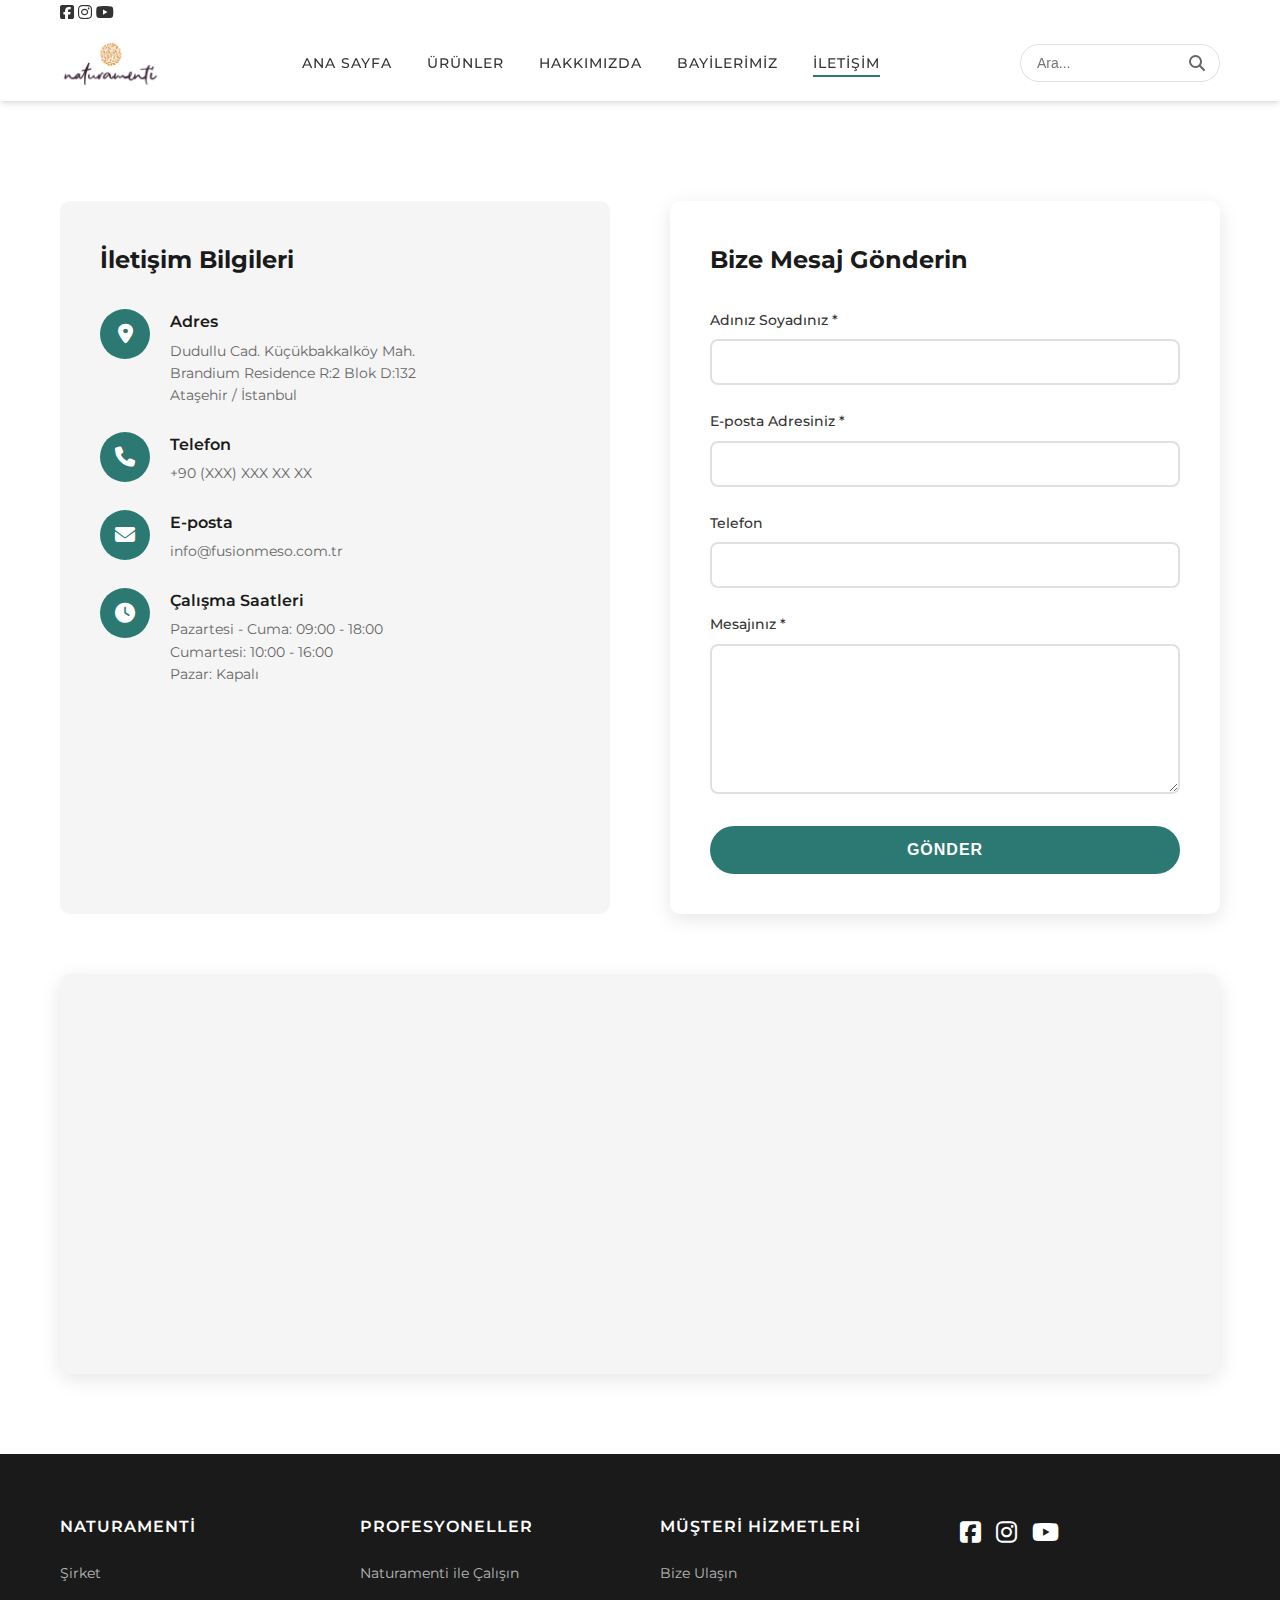
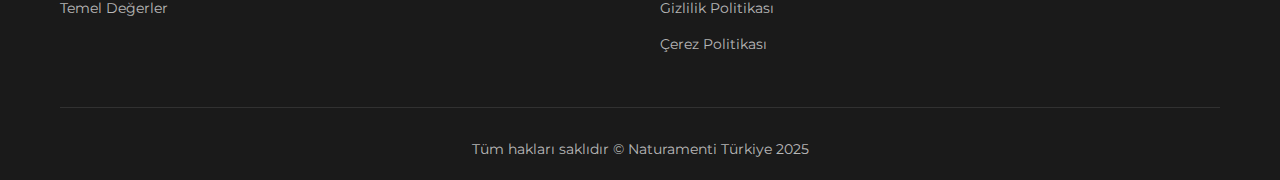
<file: contact.html>
<!DOCTYPE html>
<html lang="tr">
<head>
    <meta charset="UTF-8">
    <meta name="viewport" content="width=device-width, initial-scale=1.0">
    <meta name="description" content="Naturamenti Türkiye ile İletişime Geçin">
    <title>İletişim | Naturamenti Türkiye</title>
    <link rel="stylesheet" href="css/main.css">
    <link rel="stylesheet" href="css/products.css">
    <link rel="stylesheet" href="css/responsive.css">
    <link rel="stylesheet" href="https://cdnjs.cloudflare.com/ajax/libs/font-awesome/6.4.0/css/all.min.css">
    <link href="https://fonts.googleapis.com/css2?family=Montserrat:wght@300;400;500;600;700&display=swap" rel="stylesheet">
    <style>
        .contact-section {
            padding: 60px 0 80px;
        }

        .contact-grid {
            display: grid;
            grid-template-columns: 1fr 1fr;
            gap: 60px;
            margin-top: 40px;
        }

        .contact-info {
            background-color: var(--light-gray);
            padding: 40px;
            border-radius: 10px;
        }

        .contact-info h3 {
            font-size: 24px;
            margin-bottom: 30px;
            color: var(--dark-color);
        }

        .info-item {
            display: flex;
            align-items: start;
            gap: 20px;
            margin-bottom: 25px;
        }

        .info-icon {
            width: 50px;
            height: 50px;
            background-color: var(--primary-color);
            border-radius: 50%;
            display: flex;
            align-items: center;
            justify-content: center;
            color: var(--white);
            font-size: 20px;
            flex-shrink: 0;
        }

        .info-content h4 {
            font-size: 16px;
            font-weight: 600;
            margin-bottom: 5px;
            color: var(--dark-color);
        }

        .info-content p {
            font-size: 14px;
            color: var(--text-light);
            line-height: 1.6;
        }

        .contact-form {
            background-color: var(--white);
            padding: 40px;
            border-radius: 10px;
            box-shadow: 0 5px 20px rgba(0, 0, 0, 0.1);
        }

        .contact-form h3 {
            font-size: 24px;
            margin-bottom: 30px;
            color: var(--dark-color);
        }

        .form-group {
            margin-bottom: 25px;
            position: relative;
        }

        .form-group label {
            display: block;
            margin-bottom: 8px;
            font-size: 14px;
            font-weight: 500;
            color: var(--text-dark);
        }

        .form-group input,
        .form-group textarea {
            width: 100%;
            padding: 12px 15px;
            border: 2px solid var(--medium-gray);
            border-radius: 8px;
            font-size: 14px;
            font-family: 'Montserrat', sans-serif;
            transition: var(--transition);
        }

        .form-group input:focus,
        .form-group textarea:focus {
            outline: none;
            border-color: var(--primary-color);
        }

        .form-group textarea {
            resize: vertical;
            min-height: 150px;
        }

        .form-group input.error,
        .form-group textarea.error {
            border-color: #e74c3c;
        }

        .error-message {
            color: #e74c3c;
            font-size: 12px;
            margin-top: 5px;
        }

        .success-message {
            background-color: #27ae60;
            color: var(--white);
            padding: 15px;
            border-radius: 8px;
            margin-top: 20px;
            text-align: center;
        }

        .submit-btn {
            width: 100%;
            padding: 15px;
            background-color: var(--primary-color);
            color: var(--white);
            border: none;
            border-radius: 30px;
            font-size: 16px;
            font-weight: 600;
            text-transform: uppercase;
            letter-spacing: 1px;
            cursor: pointer;
            transition: var(--transition);
        }

        .submit-btn:hover {
            background-color: var(--secondary-color);
            transform: translateY(-2px);
        }

        .map-container {
            margin-top: 60px;
            border-radius: 10px;
            overflow: hidden;
            height: 400px;
            background-color: var(--light-gray);
            box-shadow: 0 5px 20px rgba(0, 0, 0, 0.1);
        }

        .map-container iframe {
            width: 100%;
            height: 100%;
            border: none;
        }

        .map-placeholder {
            text-align: center;
            color: var(--text-light);
            display: none;
        }

        @media (max-width: 768px) {
            .contact-grid {
                grid-template-columns: 1fr;
                gap: 30px;
            }

            .contact-info,
            .contact-form {
                padding: 30px;
            }

            .map-container {
                height: 300px;
            }
        }
    </style>
</head>
<body>
    <!-- Header -->
    <header class="header">
        <div class="top-bar">
            <div class="container">
                <div class="top-bar-content">
                    <div class="social-links">
                        <a href="https://www.facebook.com/fusionmesoturkiye/" aria-label="Facebook" target="_blank" rel="noopener noreferrer"><i class="fab fa-facebook-square"></i></a>
                        <a href="https://www.instagram.com/fusionmeso_turkey/" aria-label="Instagram" target="_blank" rel="noopener noreferrer"><i class="fab fa-instagram"></i></a>
                        <a href="https://www.youtube.com/channel/UCbmEXFBXRtNZj6IF8c3_B_A/featured" aria-label="YouTube" target="_blank" rel="noopener noreferrer"><i class="fab fa-youtube"></i></a>
                    </div>
                </div>
            </div>
        </div>
        
        <nav class="navbar">
            <div class="container">
                <div class="nav-content">
                    <div class="logo">
                        <a href="index.html">
                            <img src="images/natulogo-1.png" alt="Naturamenti" class="logo-img">
                        </a>
                    </div>
                    
                    <div class="nav-menu" id="navMenu">
                        <ul class="nav-list">
                            <li><a href="index.html">Ana Sayfa</a></li>
                            <li><a href="products.html">Ürünler</a></li>
                            <li><a href="about.html">Hakkımızda</a></li>
                            <li><a href="bayilerimiz.html">Bayilerimiz</a></li>
                            <li><a href="contact.html" class="active">İletişim</a></li>
                        </ul>
                    </div>
                    
                    <div class="nav-right">
                        <div class="search-box">
                            <input type="text" placeholder="Ara..." class="search-input">
                            <i class="fas fa-search"></i>
                        </div>
                        <button class="mobile-menu-btn" id="mobileMenuBtn">
                            <span></span>
                            <span></span>
                            <span></span>
                        </button>
                    </div>
                </div>
            </div>
        </nav>
    </header>

    <!-- Page Header -->
    <section class="page-header">
        <div class="container">
            <h1>İletişim</h1>
            <p>Bizimle iletişime geçin, size yardımcı olmaktan mutluluk duyarız</p>
        </div>
    </section>

    <!-- Contact Section -->
    <section class="contact-section">
        <div class="container">
            <div class="contact-grid">
                <div class="contact-info">
                    <h3>İletişim Bilgileri</h3>
                    
                    <div class="info-item">
                        <div class="info-icon">
                            <i class="fas fa-map-marker-alt"></i>
                        </div>
                        <div class="info-content">
                            <h4>Adres</h4>
                            <p>Dudullu Cad. Küçükbakkalköy Mah.<br>
                            Brandium Residence R:2 Blok D:132<br>
                            Ataşehir / İstanbul</p>
                        </div>
                    </div>
                    
                    <div class="info-item">
                        <div class="info-icon">
                            <i class="fas fa-phone"></i>
                        </div>
                        <div class="info-content">
                            <h4>Telefon</h4>
                            <p>+90 (XXX) XXX XX XX</p>
                        </div>
                    </div>
                    
                    <div class="info-item">
                        <div class="info-icon">
                            <i class="fas fa-envelope"></i>
                        </div>
                        <div class="info-content">
                            <h4>E-posta</h4>
                            <p>info@fusionmeso.com.tr</p>
                        </div>
                    </div>
                    
                    <div class="info-item">
                        <div class="info-icon">
                            <i class="fas fa-clock"></i>
                        </div>
                        <div class="info-content">
                            <h4>Çalışma Saatleri</h4>
                            <p>Pazartesi - Cuma: 09:00 - 18:00<br>
                            Cumartesi: 10:00 - 16:00<br>
                            Pazar: Kapalı</p>
                        </div>
                    </div>
                </div>
                
                <div class="contact-form">
                    <h3>Bize Mesaj Gönderin</h3>
                    <form onsubmit="validateContactForm(event)" id="contactForm">
                        <div class="form-group">
                            <label for="name">Adınız Soyadınız *</label>
                            <input type="text" id="name" name="name" required>
                        </div>
                        
                        <div class="form-group">
                            <label for="email">E-posta Adresiniz *</label>
                            <input type="email" id="email" name="email" required>
                        </div>
                        
                        <div class="form-group">
                            <label for="phone">Telefon</label>
                            <input type="tel" id="phone" name="phone">
                        </div>
                        
                        <div class="form-group">
                            <label for="message">Mesajınız *</label>
                            <textarea id="message" name="message" required></textarea>
                        </div>
                        
                        <button type="submit" class="submit-btn">Gönder</button>
                    </form>
                </div>
            </div>
            
            <!-- Google Maps -->
            <div class="map-container">
                <iframe 
                    src="https://www.google.com/maps?q=Dudullu+Cad.+K%C3%BC%C3%A7%C3%BCkbakkalk%C3%B6y+Mah.+Brandium+Residence+R%3A2+Blok+D%3A132+Ata%C5%9Fehir+%2F+%C4%B0stanbul&output=embed"
                    allowfullscreen="" 
                    loading="lazy" 
                    referrerpolicy="no-referrer-when-downgrade"
                    title="Naturamenti Türkiye Konum">
                </iframe>
            </div>
        </div>
    </section>

    <!-- Footer -->
    <footer class="footer">
        <div class="container">
            <div class="footer-content">
                <div class="footer-col">
                    <h4>Naturamenti</h4>
                    <ul>
                        <li><a href="about.html">Şirket</a></li>
                        <li><a href="about.html">Temel Değerler</a></li>
                    </ul>
                </div>
                
                <div class="footer-col">
                    <h4>Profesyoneller</h4>
                    <ul>
                        <li><a href="contact.html">Naturamenti ile Çalışın</a></li>
                    </ul>
                </div>
                
                <div class="footer-col">
                    <h4>Müşteri Hizmetleri</h4>
                    <ul>
                        <li><a href="contact.html">Bize Ulaşın</a></li>
                        <li><a href="#">Gizlilik Politikası</a></li>
                        <li><a href="#">Çerez Politikası</a></li>
                    </ul>
                </div>
                
                <div class="footer-col">
                    <div class="social-links">
                        <a href="https://www.facebook.com/fusionmesoturkiye/" aria-label="Facebook" target="_blank" rel="noopener noreferrer"><i class="fab fa-facebook-square"></i></a>
                        <a href="https://www.instagram.com/fusionmeso_turkey/" aria-label="Instagram" target="_blank" rel="noopener noreferrer"><i class="fab fa-instagram"></i></a>
                        <a href="https://www.youtube.com/channel/UCbmEXFBXRtNZj6IF8c3_B_A/featured" aria-label="YouTube" target="_blank" rel="noopener noreferrer"><i class="fab fa-youtube"></i></a>
                    </div>
                </div>
            </div>
            
            <div class="footer-bottom">
                <p>Tüm hakları saklıdır © Naturamenti Türkiye 2025</p>
            </div>
        </div>
    </footer>

    <script src="js/main.js"></script>
</body>
</html>
</file>
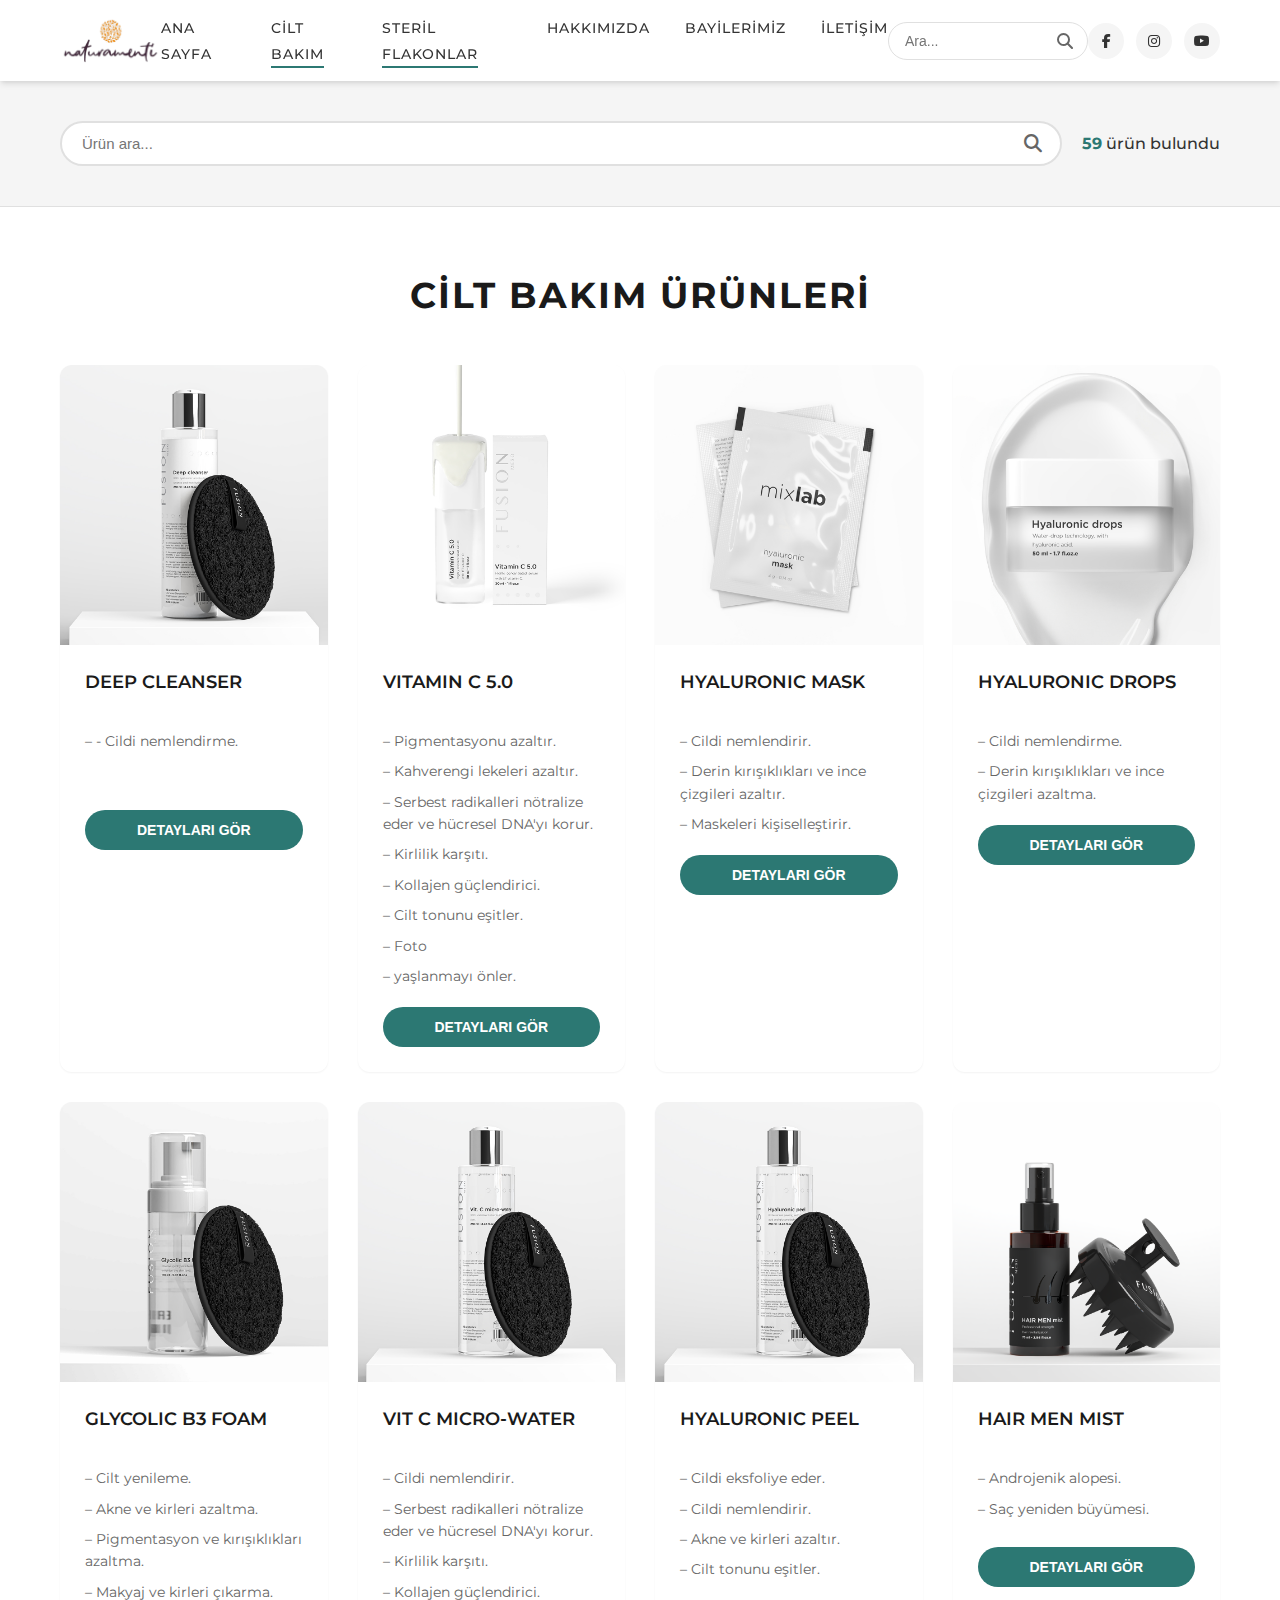
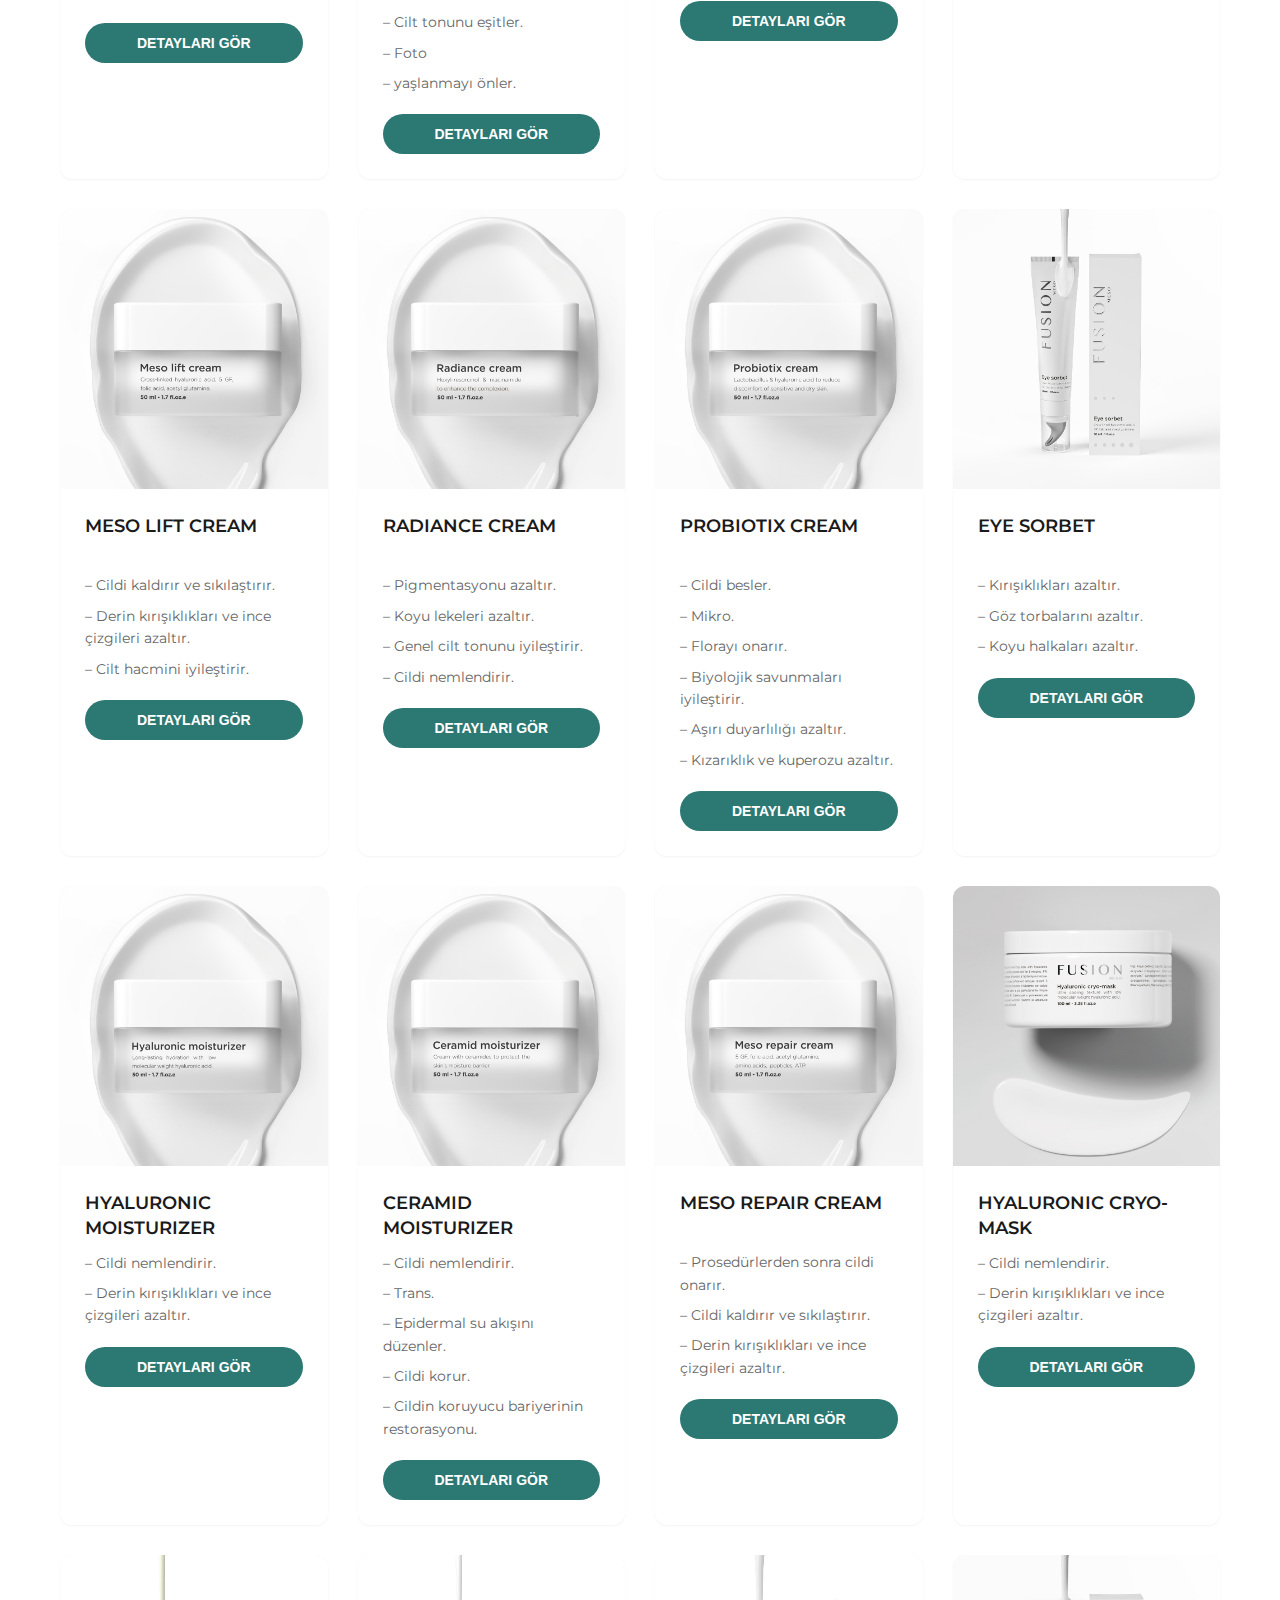
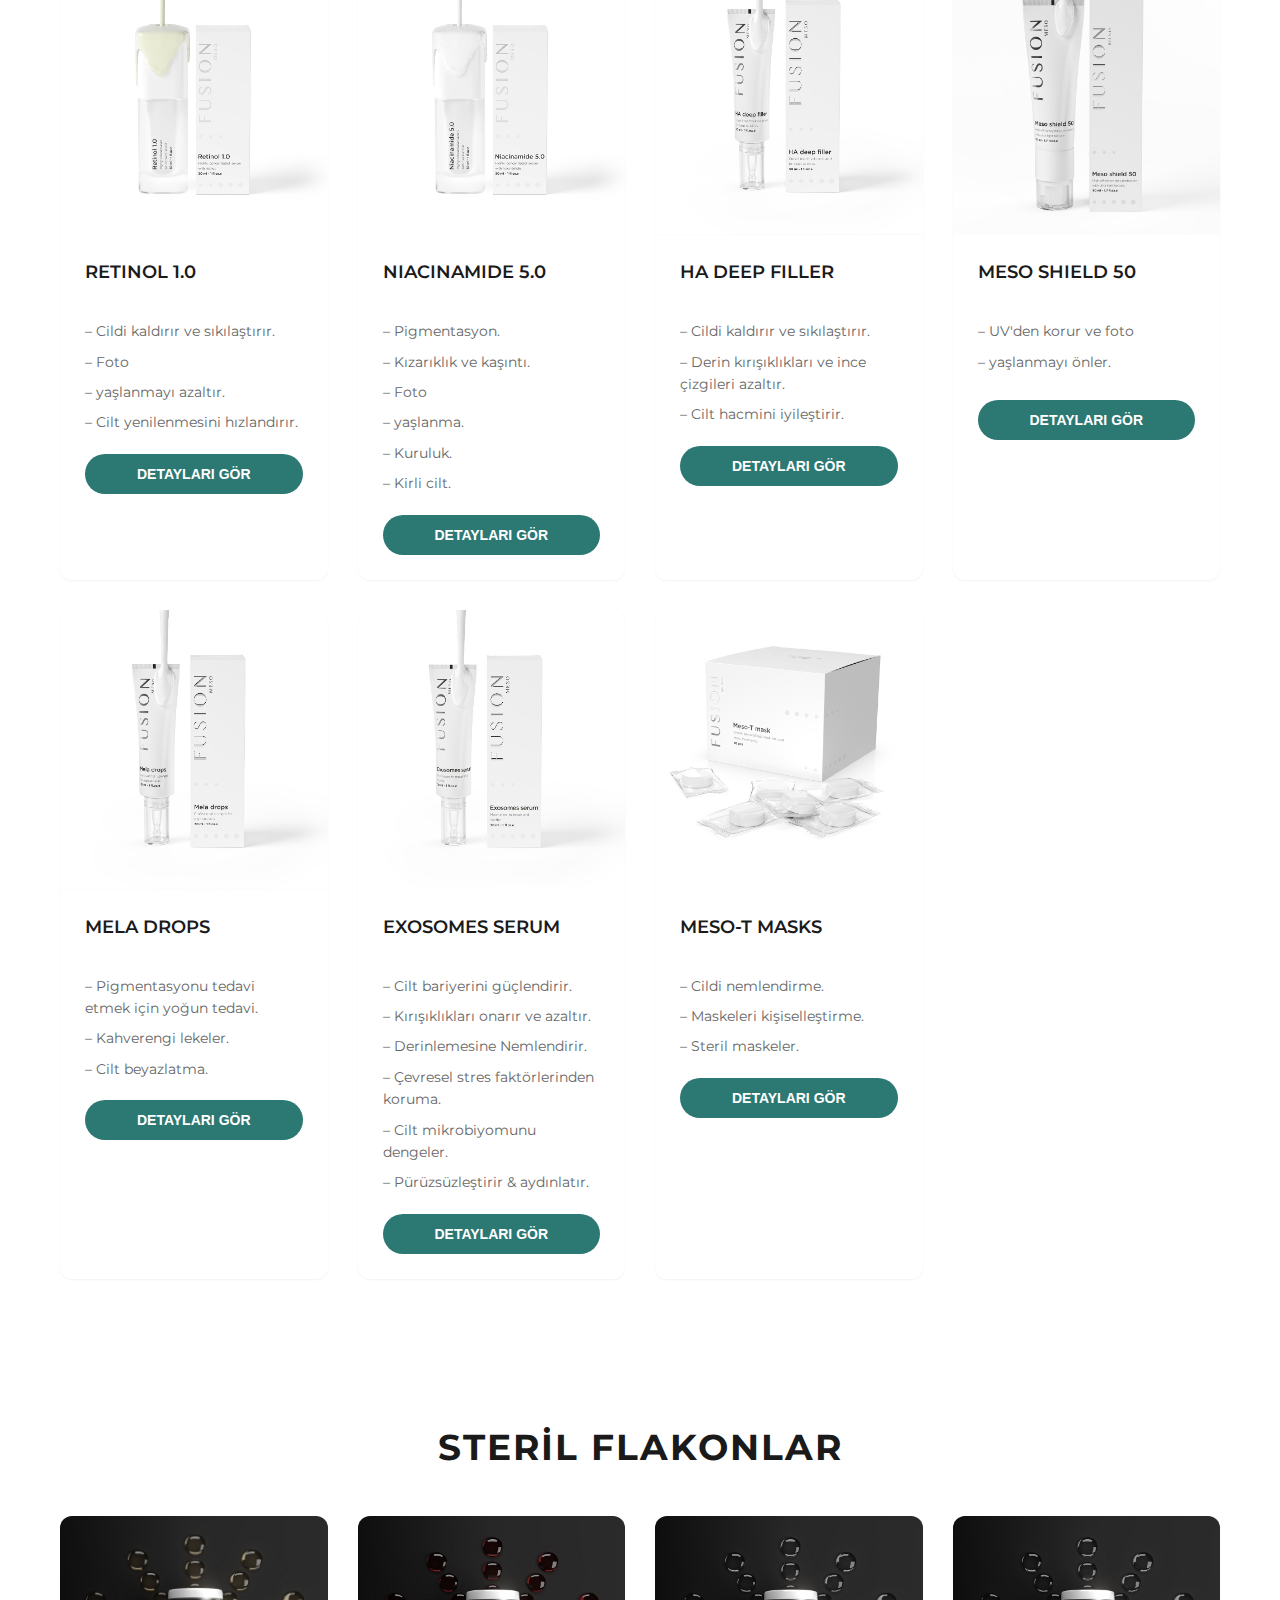
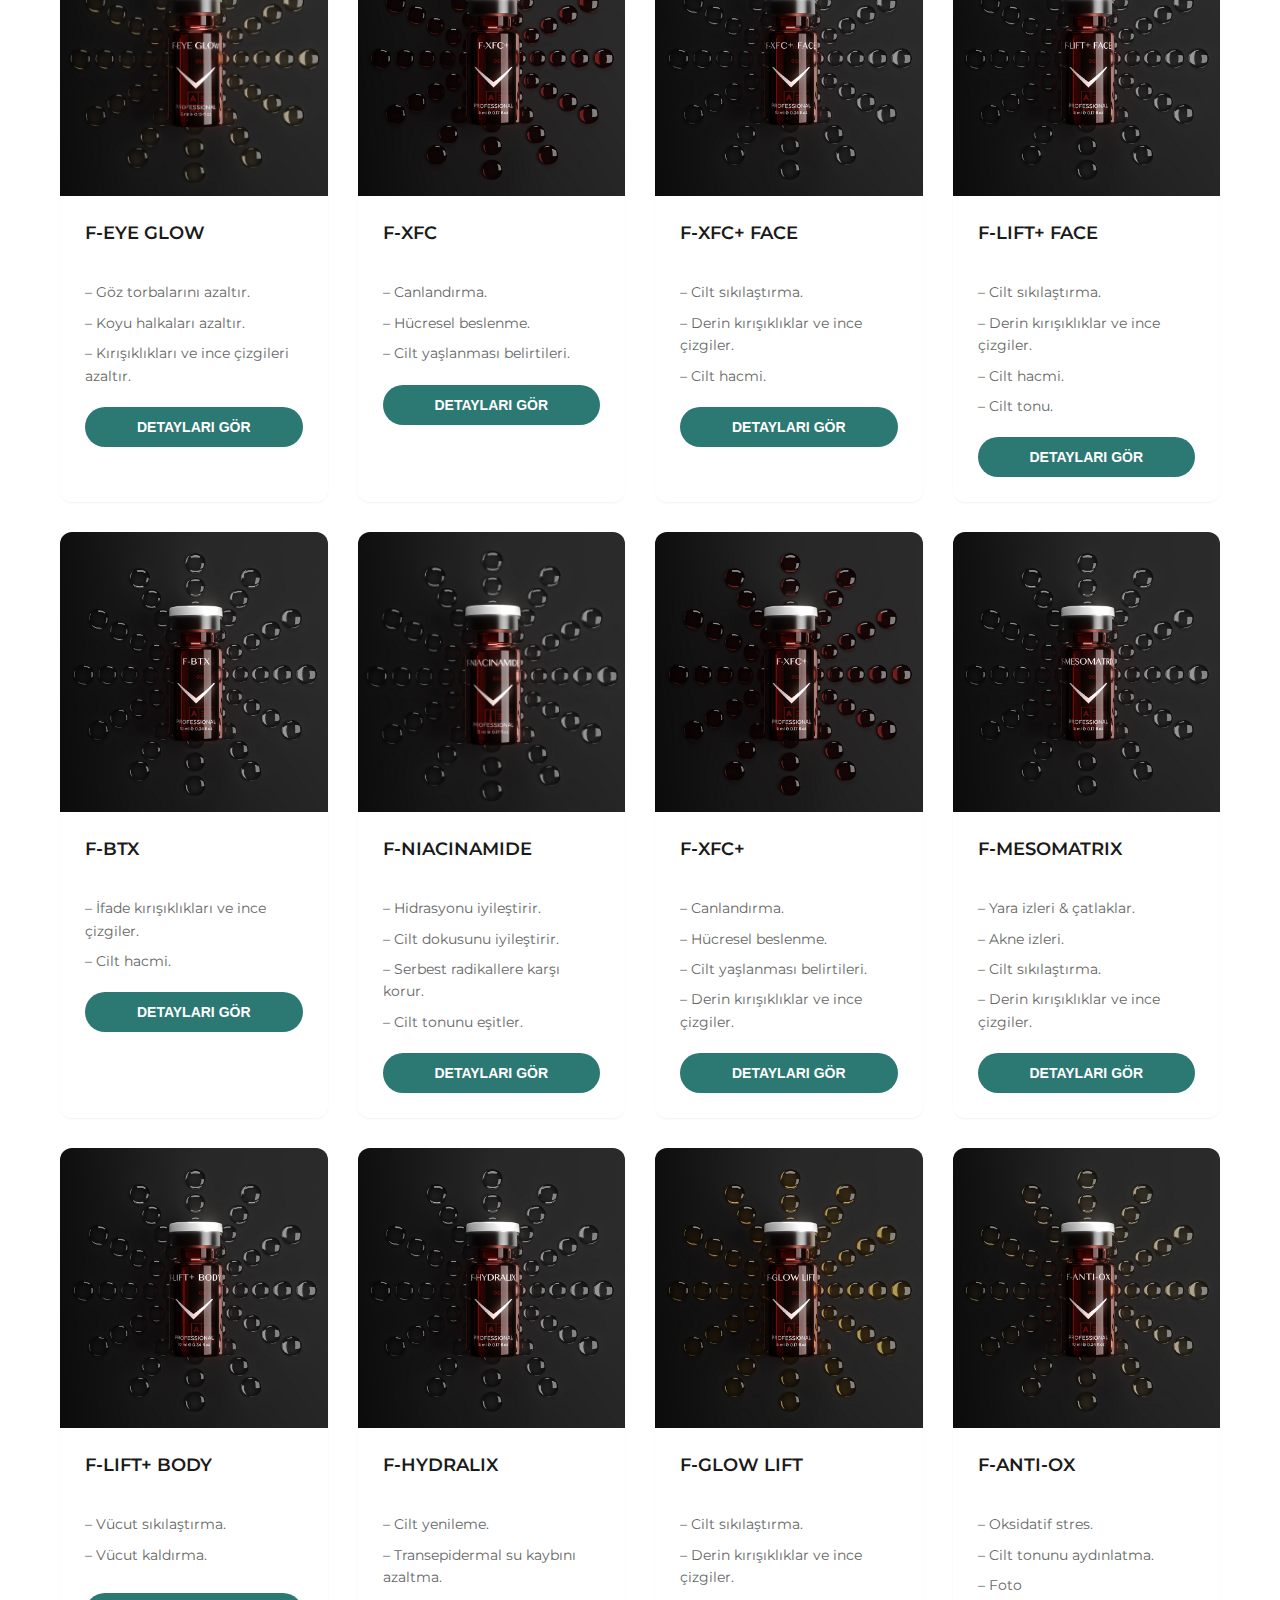
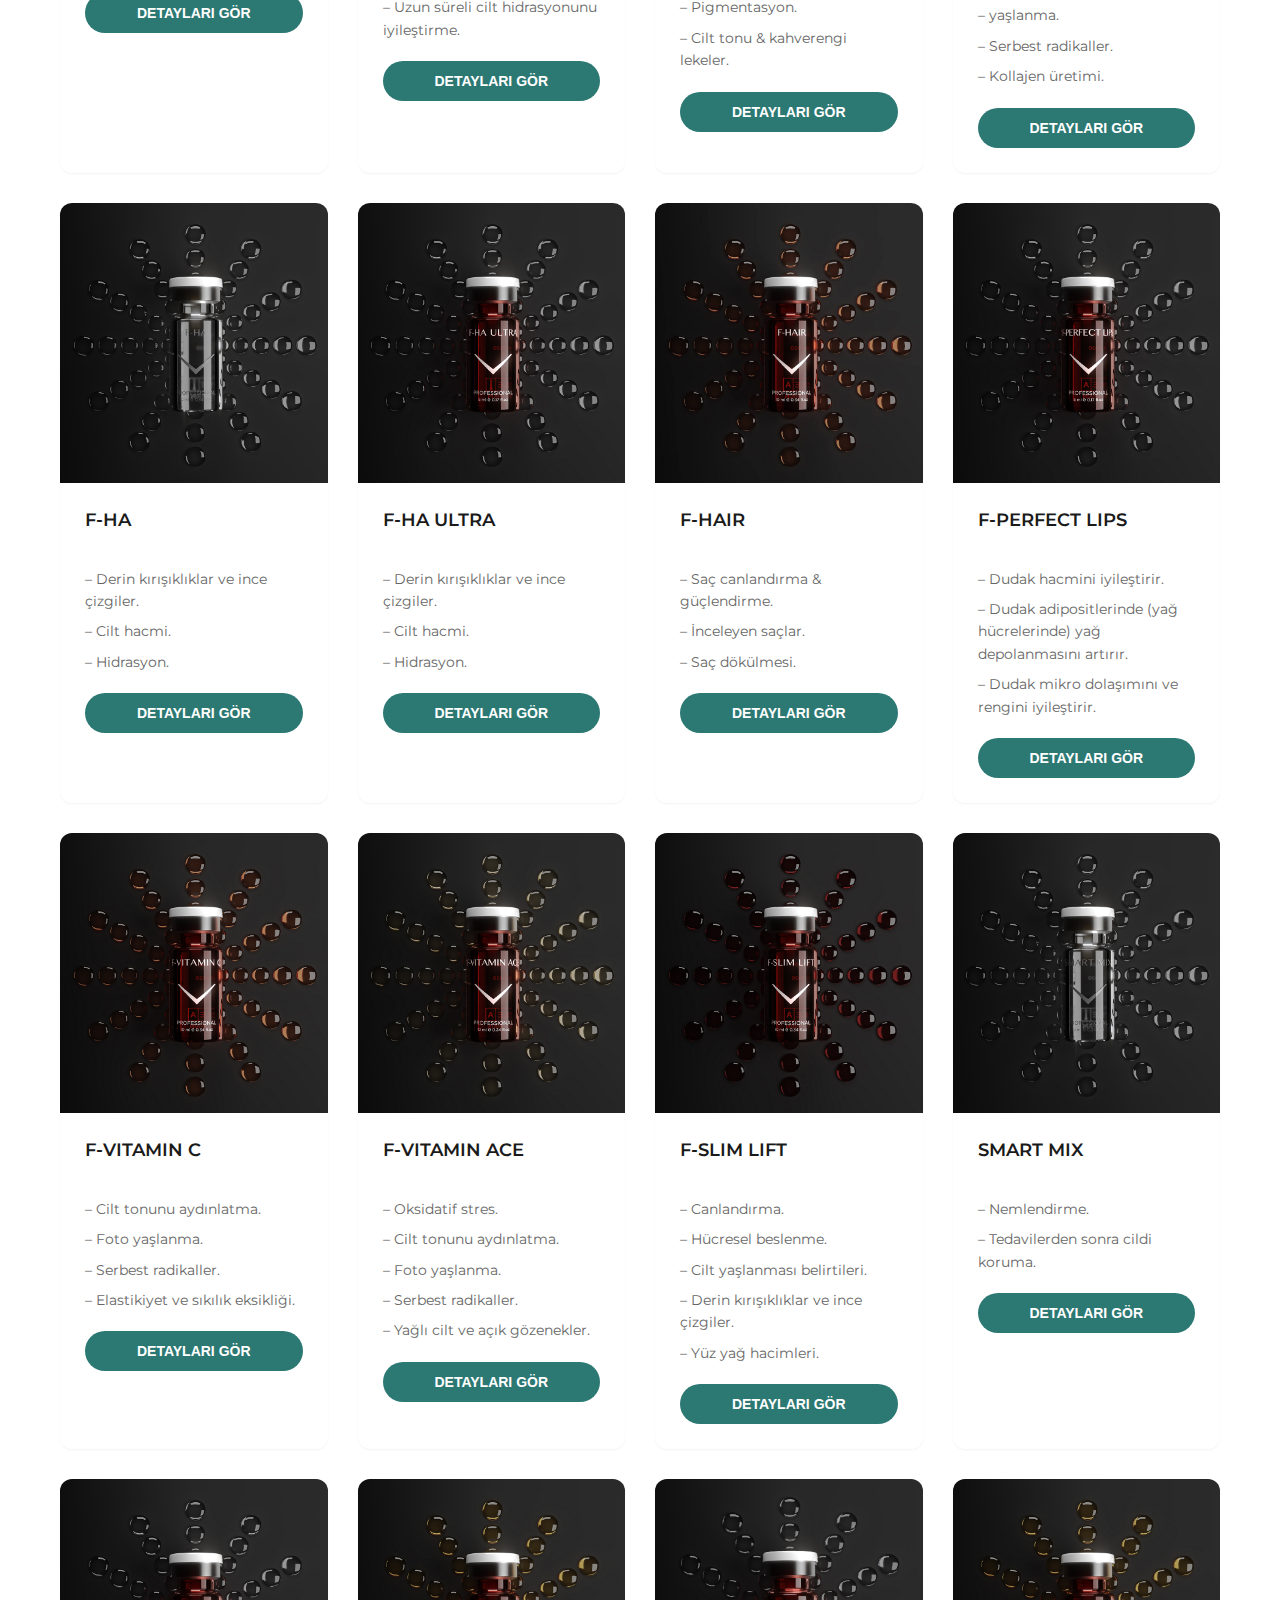
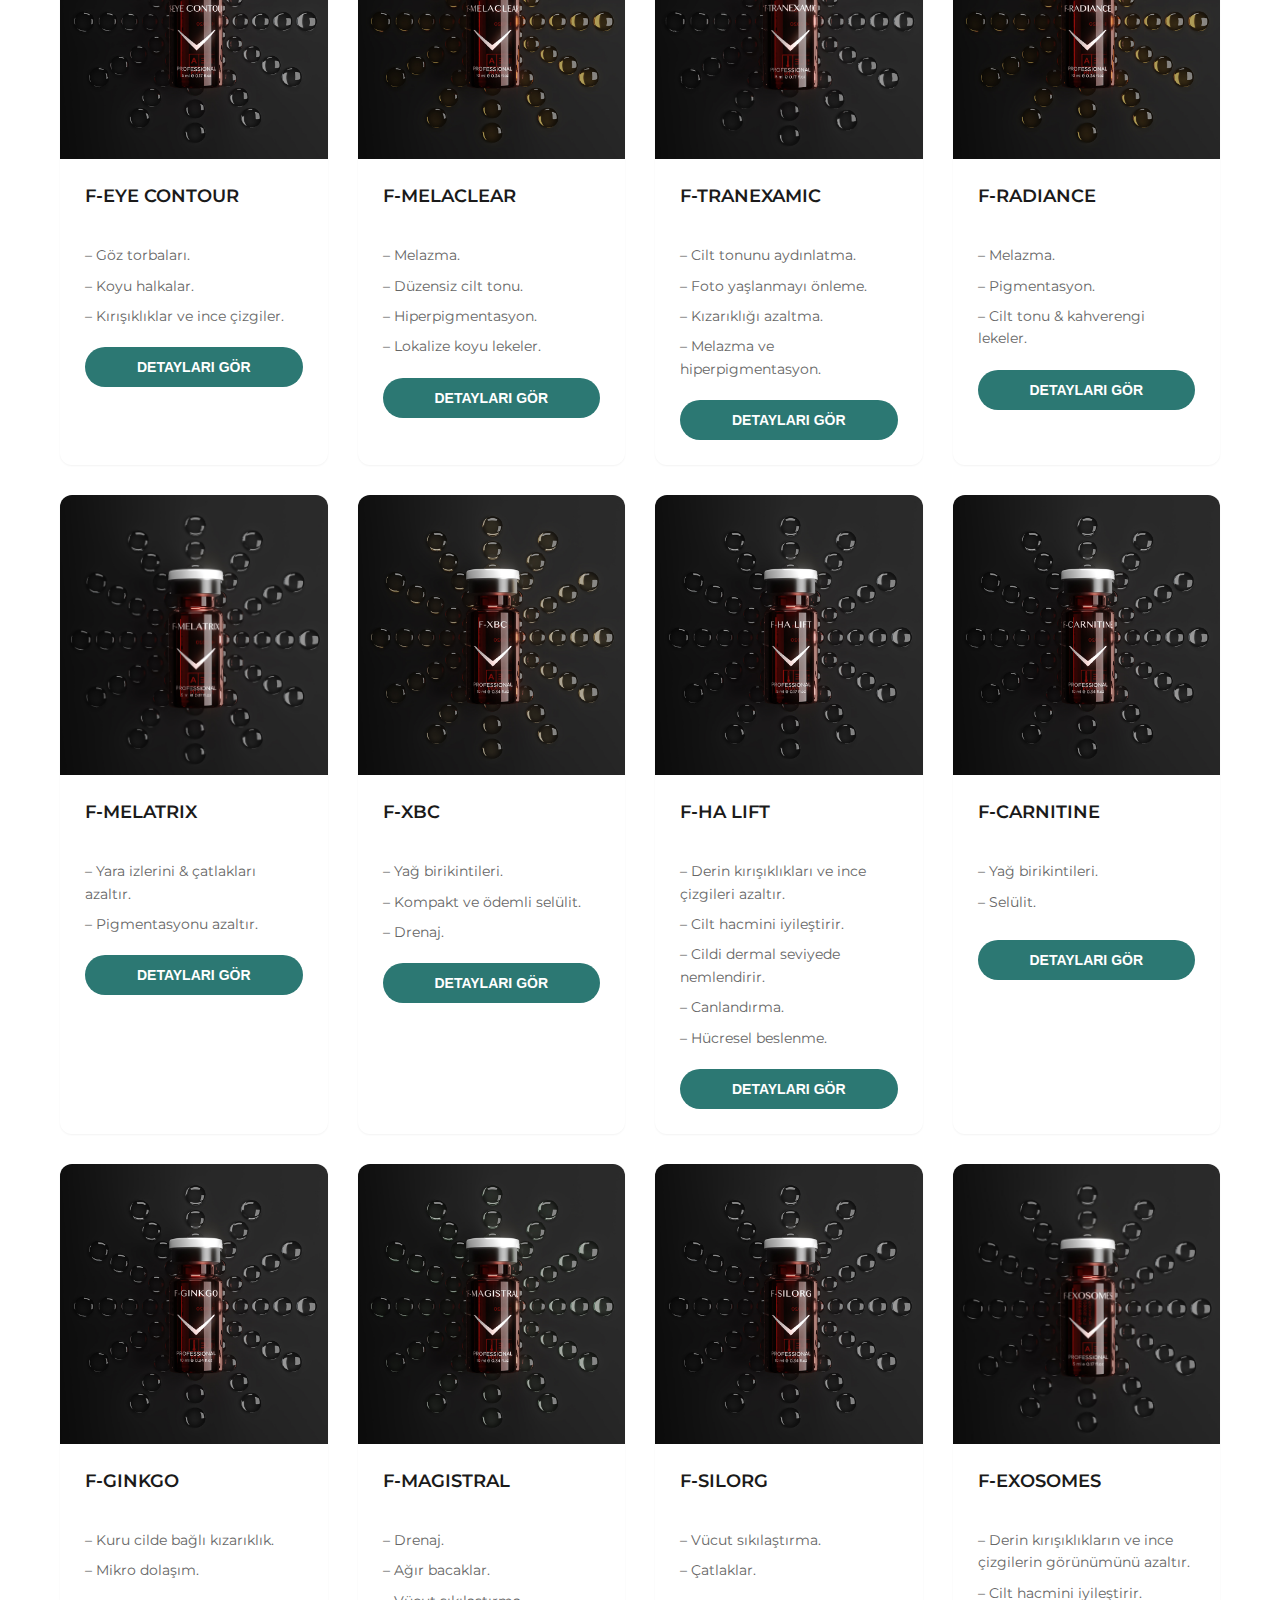
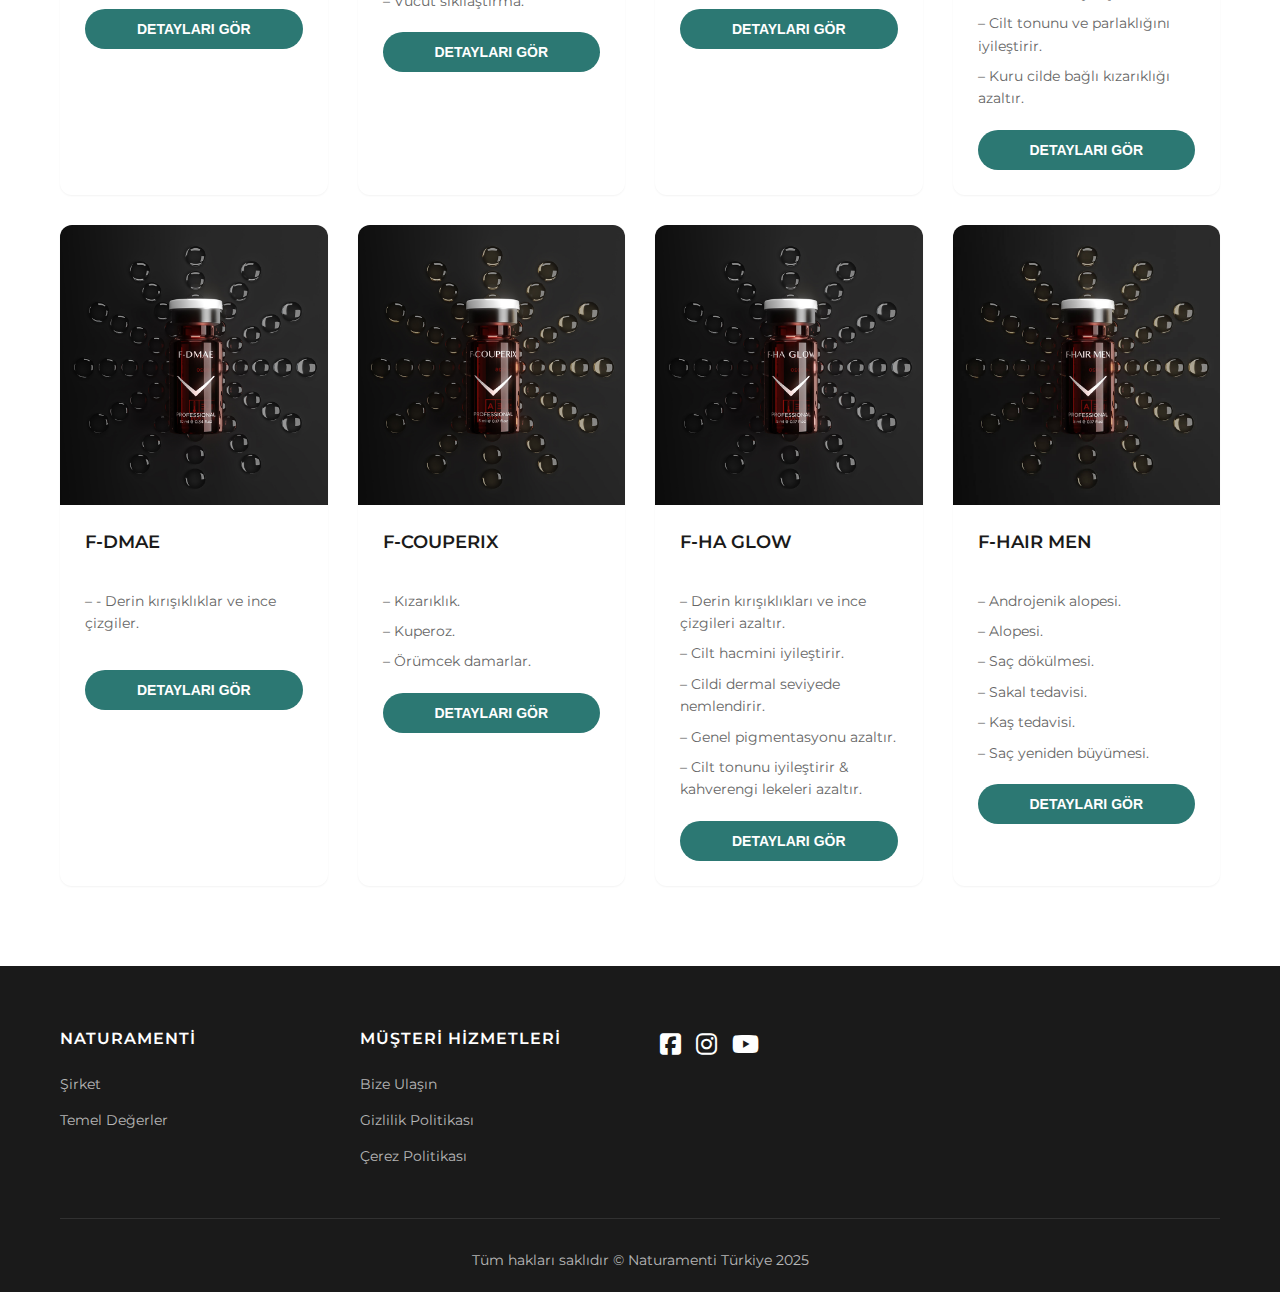
<file: product-detail.html>
<!DOCTYPE html>
<html lang="tr">
<head>
    <meta charset="UTF-8">
    <meta name="viewport" content="width=device-width, initial-scale=1.0">
    <meta name="description" content="Naturamenti Ürün Detayı">
    <title>Ürün Detayı | Naturamenti Türkiye</title>
    <link rel="stylesheet" href="css/main.css">
    <link rel="stylesheet" href="css/products.css">
    <link rel="stylesheet" href="css/responsive.css">
    <link rel="stylesheet" href="https://cdnjs.cloudflare.com/ajax/libs/font-awesome/6.4.0/css/all.min.css">
    <link href="https://fonts.googleapis.com/css2?family=Montserrat:wght@300;400;500;600;700&display=swap" rel="stylesheet">
</head>
<body>
    <!-- Header -->
    <header class="header">
        <nav class="navbar">
            <div class="container">
                <div class="nav-content">
                    <div class="logo">
                        <a href="index.html">
                            <img src="images/natulogo-1.png" alt="Naturamenti" class="logo-img">
                        </a>
                    </div>
                    
                    <div class="nav-menu" id="navMenu">
                        <ul class="nav-list">
                            <li><a href="index.html">Ana Sayfa</a></li>
                            <li><a href="products.html" class="active">Ürünler</a></li>
                            <li><a href="about.html">Hakkımızda</a></li>
                            <li><a href="bayilerimiz.html">Bayilerimiz</a></li>
                            <li><a href="contact.html">İletişim</a></li>
                        </ul>
                    </div>
                    
                    <div class="nav-right">
                        <div class="header-social-links">
                            <a href="https://www.facebook.com/fusionmesoturkiye/" aria-label="Facebook" target="_blank" rel="noopener noreferrer"><i class="fab fa-facebook-f"></i></a>
                            <a href="https://www.instagram.com/fusionmeso_turkey/" aria-label="Instagram" target="_blank" rel="noopener noreferrer"><i class="fab fa-instagram"></i></a>
                            <a href="https://www.youtube.com/channel/UCbmEXFBXRtNZj6IF8c3_B_A/featured" aria-label="YouTube" target="_blank" rel="noopener noreferrer"><i class="fab fa-youtube"></i></a>
                        </div>
                        <div class="search-box">
                            <input type="text" placeholder="Ara..." class="search-input" id="searchInput">
                            <i class="fas fa-search"></i>
                        </div>
                        <button class="mobile-menu-btn" id="mobileMenuBtn">
                            <span></span>
                            <span></span>
                            <span></span>
                        </button>
                    </div>
                </div>
            </div>
        </nav>
    </header>

    <!-- Product Detail -->
    <section class="product-detail">
        <div class="container">
            <div class="product-detail-content">
                <div class="product-detail-image">
                    <!-- Product image will be loaded here -->
                </div>
                <div class="product-detail-info">
                    <!-- Product info will be loaded here -->
                </div>
            </div>
        </div>
    </section>

    <!-- Related Products -->
    <section class="related-products">
        <div class="container">
            <h2>İlgili Ürünler</h2>
            <div class="products-grid">
                <!-- Related products will be loaded here -->
            </div>
        </div>
    </section>

    <!-- Footer -->
    <footer class="footer">
        <div class="container">
            <div class="footer-content">
                <div class="footer-col">
                    <h4>Naturamenti</h4>
                    <ul>
                        <li><a href="about.html">Şirket</a></li>
                        <li><a href="about.html">Temel Değerler</a></li>
                    </ul>
                </div>
                
                <div class="footer-col">
                    <h4>Profesyoneller</h4>
                    <ul>
                        <li><a href="contact.html">Naturamenti ile Çalışın</a></li>
                    </ul>
                </div>
                
                <div class="footer-col">
                    <h4>Müşteri Hizmetleri</h4>
                    <ul>
                        <li><a href="contact.html">Bize Ulaşın</a></li>
                        <li><a href="#">Gizlilik Politikası</a></li>
                        <li><a href="#">Çerez Politikası</a></li>
                    </ul>
                </div>
                
                <div class="footer-col">
                    <div class="social-links">
                        <a href="https://www.facebook.com/fusionmesoturkiye/" aria-label="Facebook" target="_blank" rel="noopener noreferrer"><i class="fab fa-facebook-square"></i></a>
                        <a href="https://www.instagram.com/fusionmeso_turkey/" aria-label="Instagram" target="_blank" rel="noopener noreferrer"><i class="fab fa-instagram"></i></a>
                        <a href="https://www.youtube.com/channel/UCbmEXFBXRtNZj6IF8c3_B_A/featured" aria-label="YouTube" target="_blank" rel="noopener noreferrer"><i class="fab fa-youtube"></i></a>
                    </div>
                </div>
            </div>
            
            <div class="footer-bottom">
                <p>Tüm hakları saklıdır © Naturamenti Türkiye 2025</p>
            </div>
        </div>
    </footer>

    <script src="js/main.js"></script>
    <script src="js/products.js"></script>
</body>
</html>
</file>
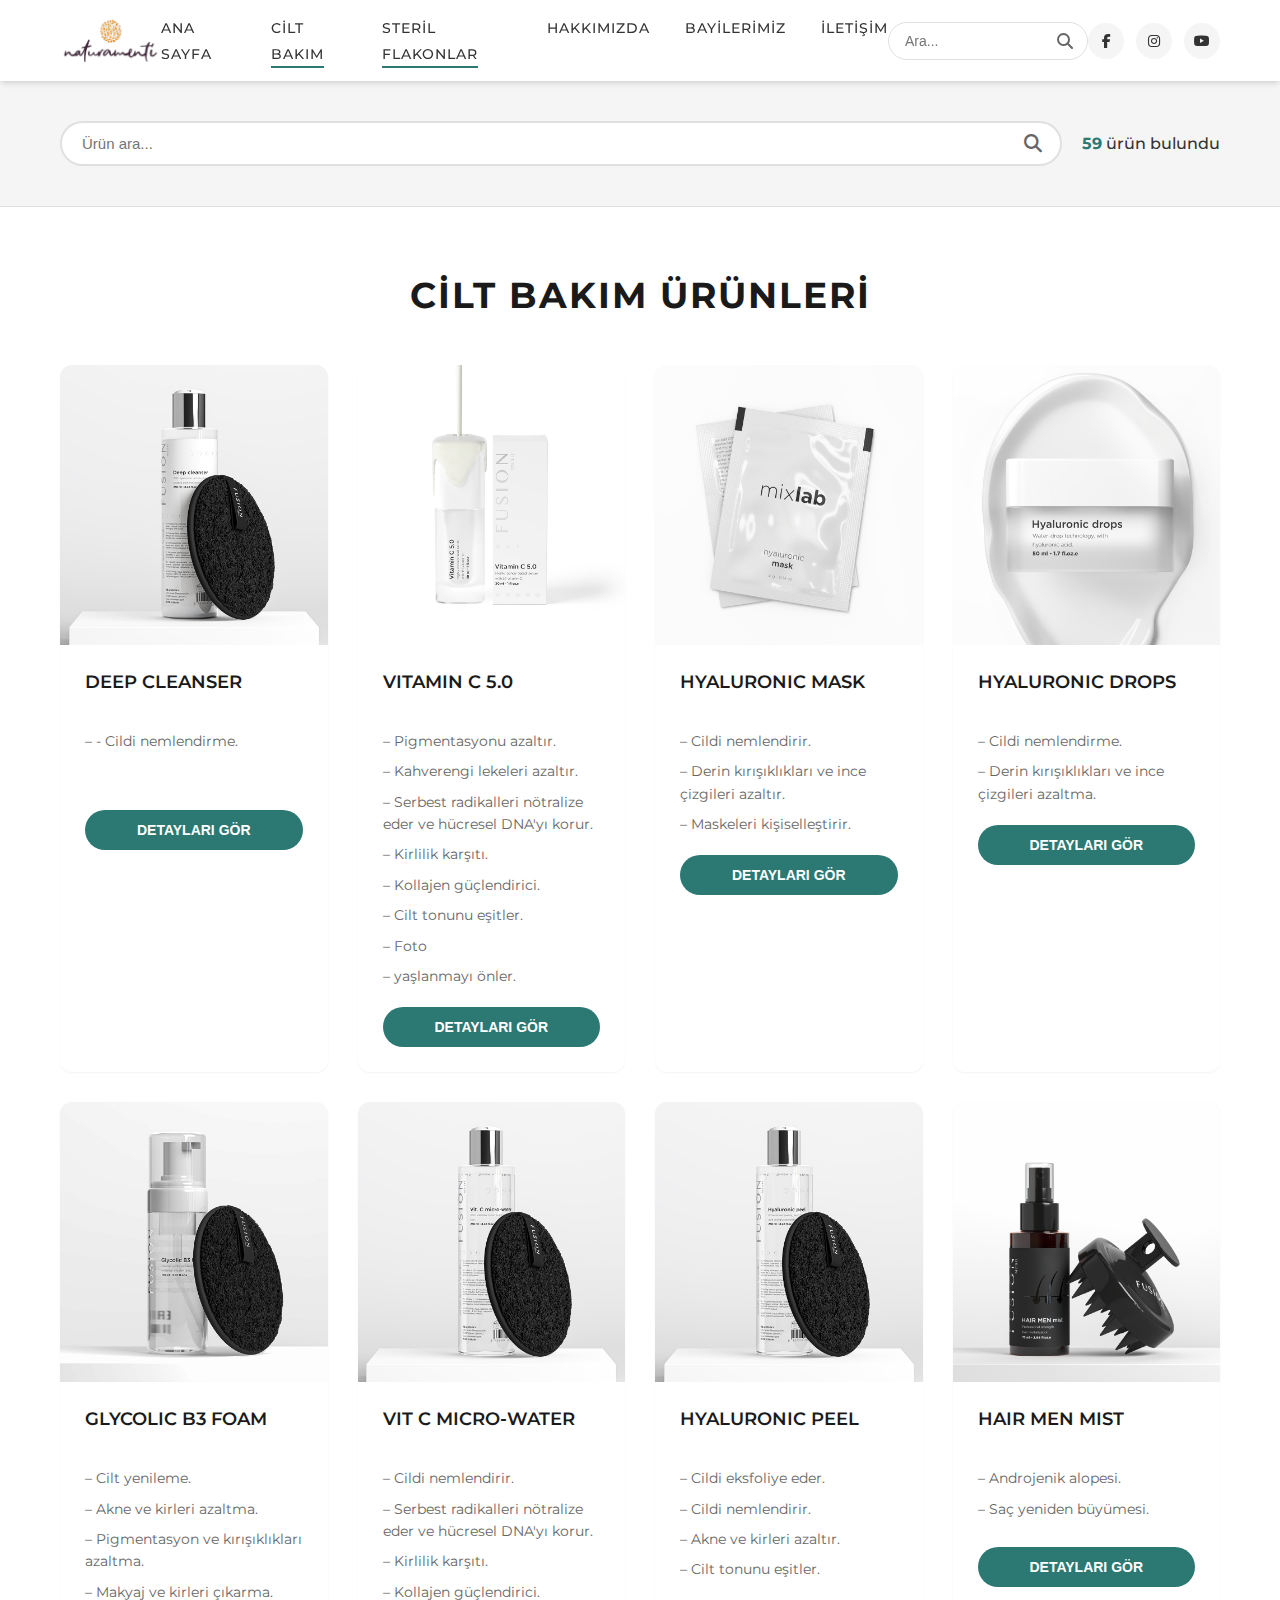
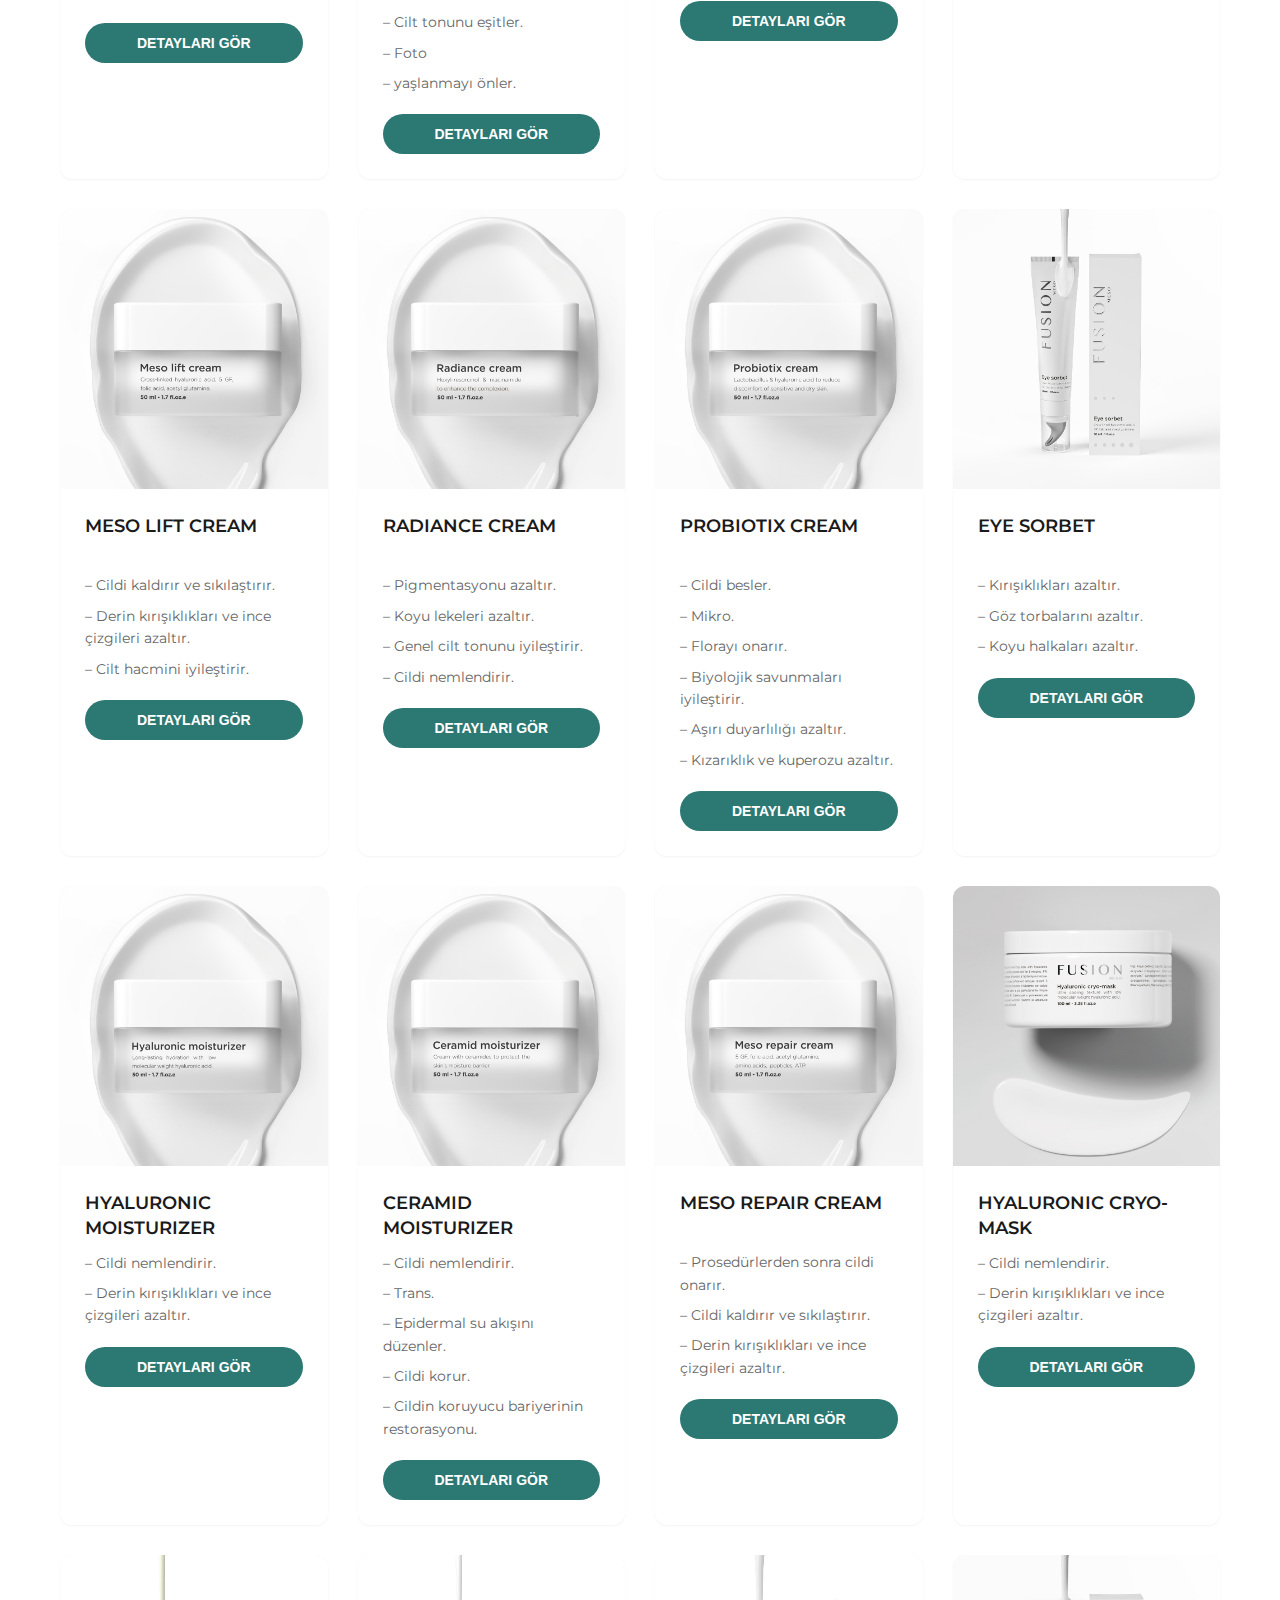
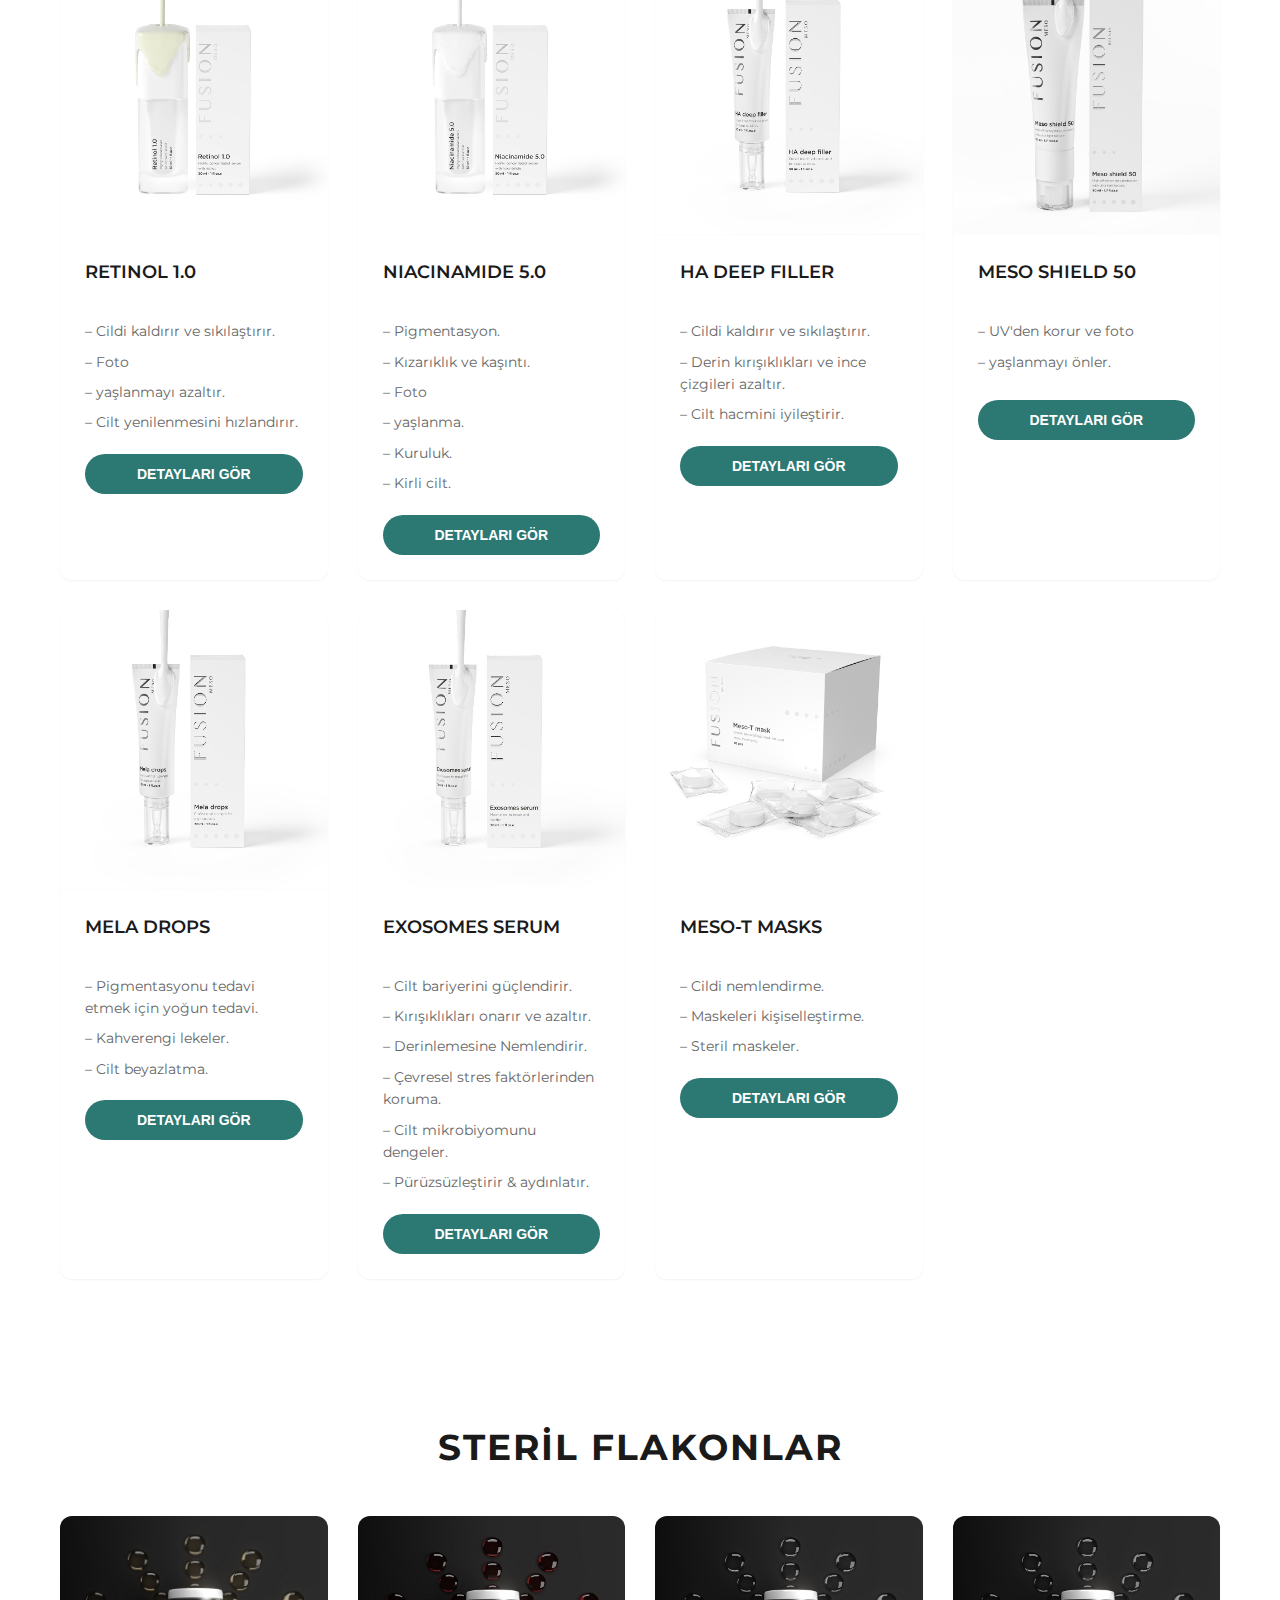
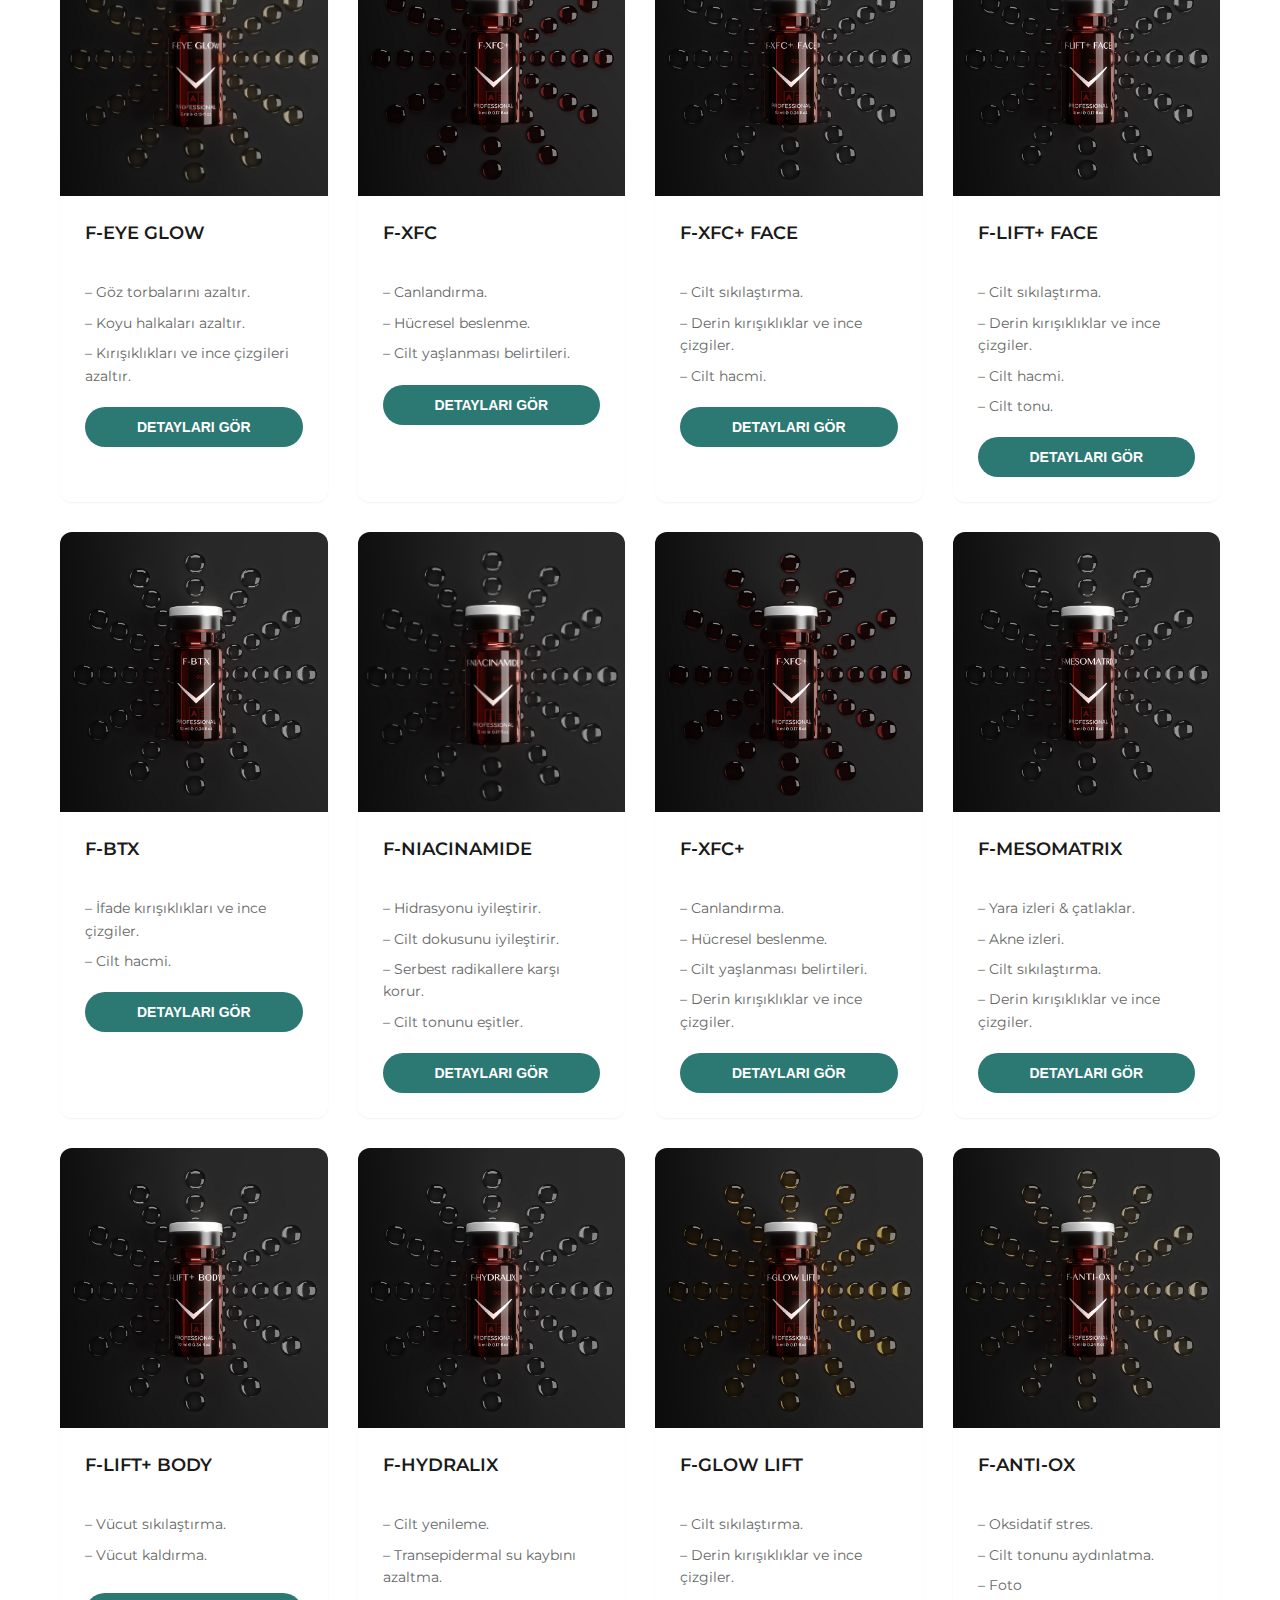
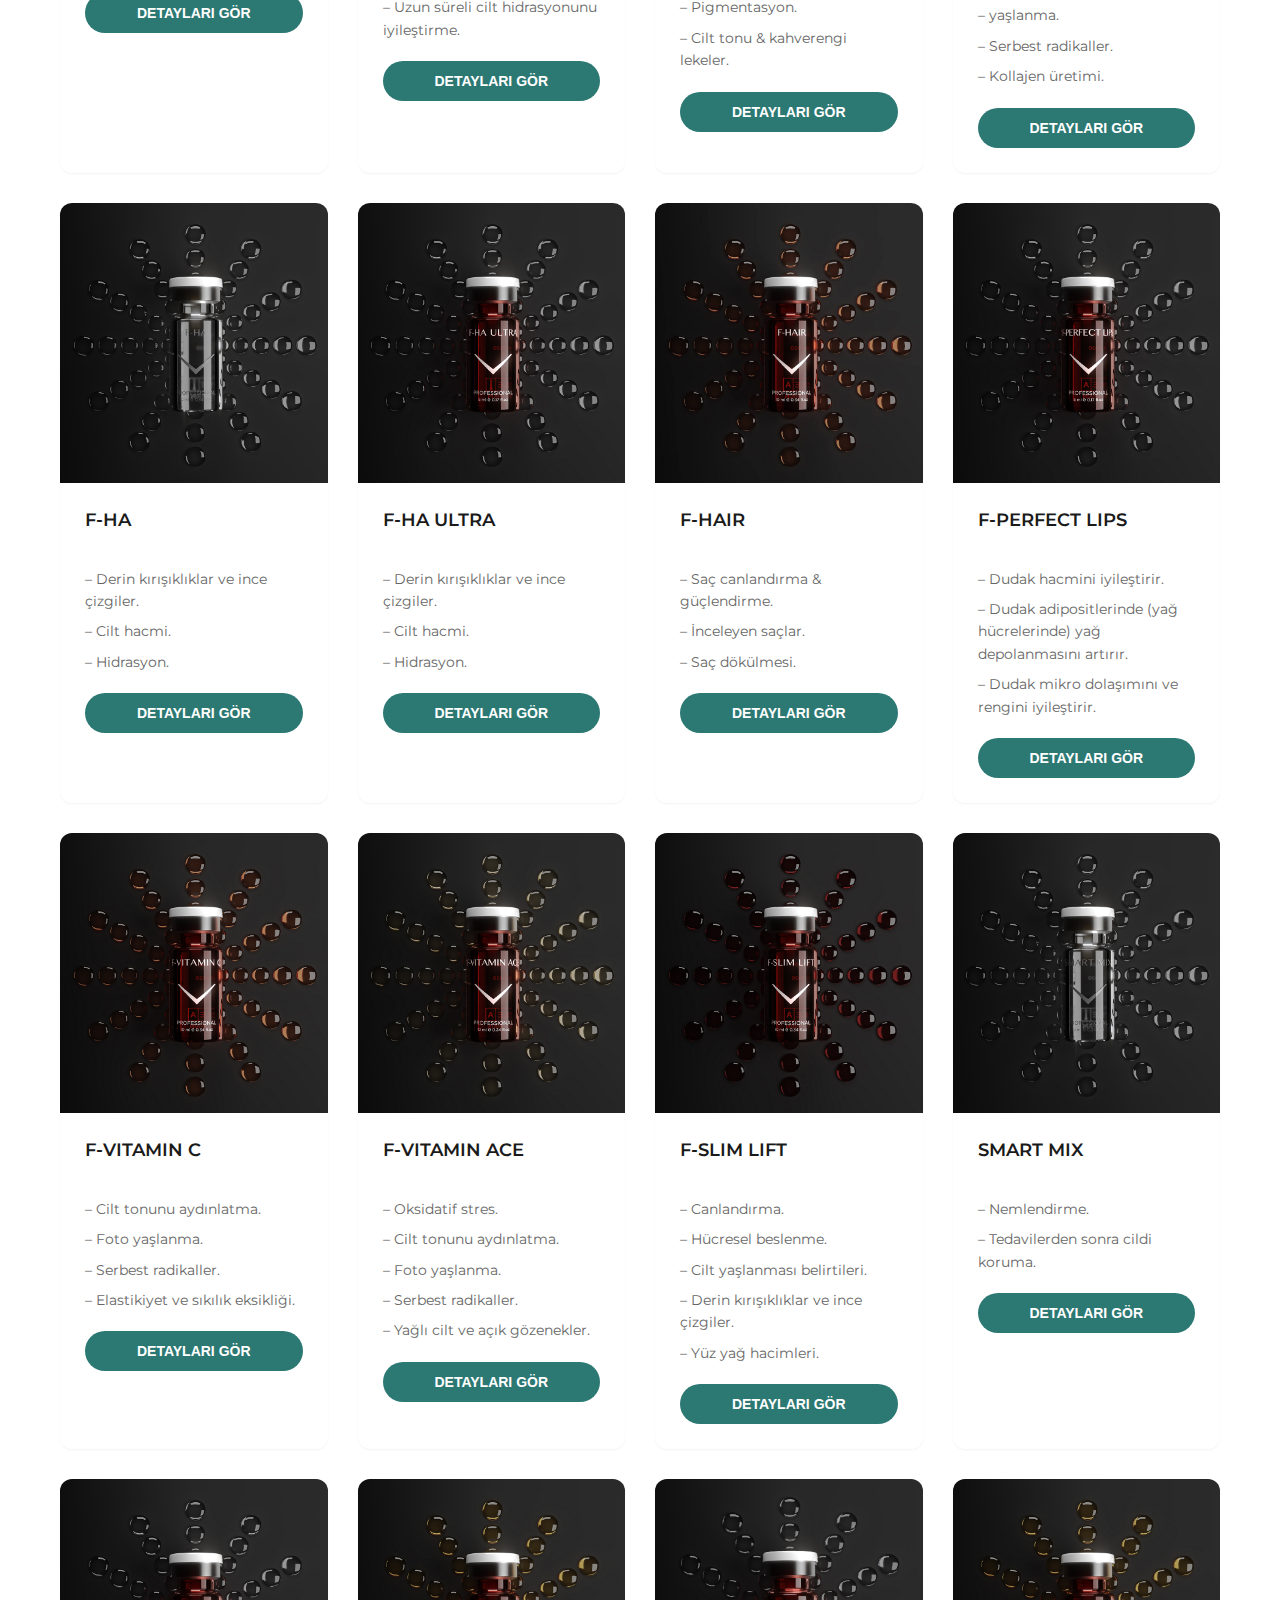
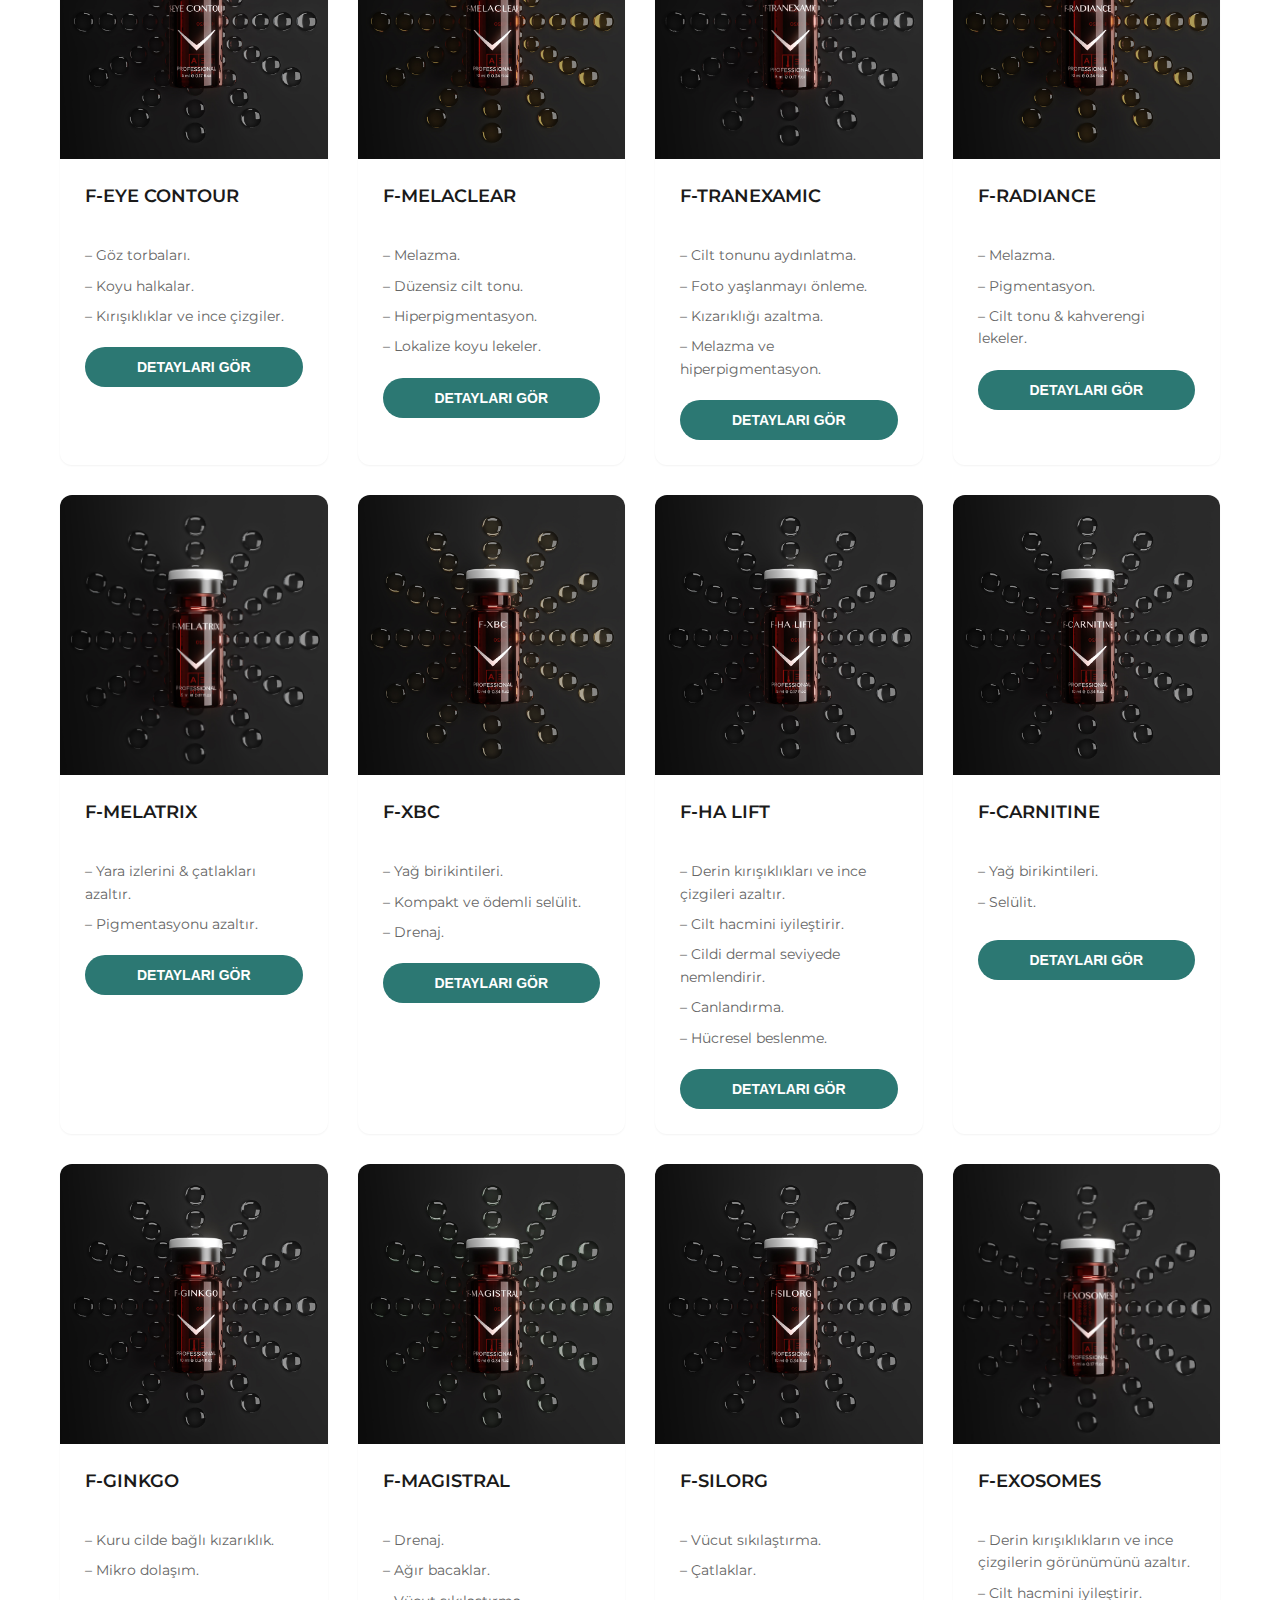
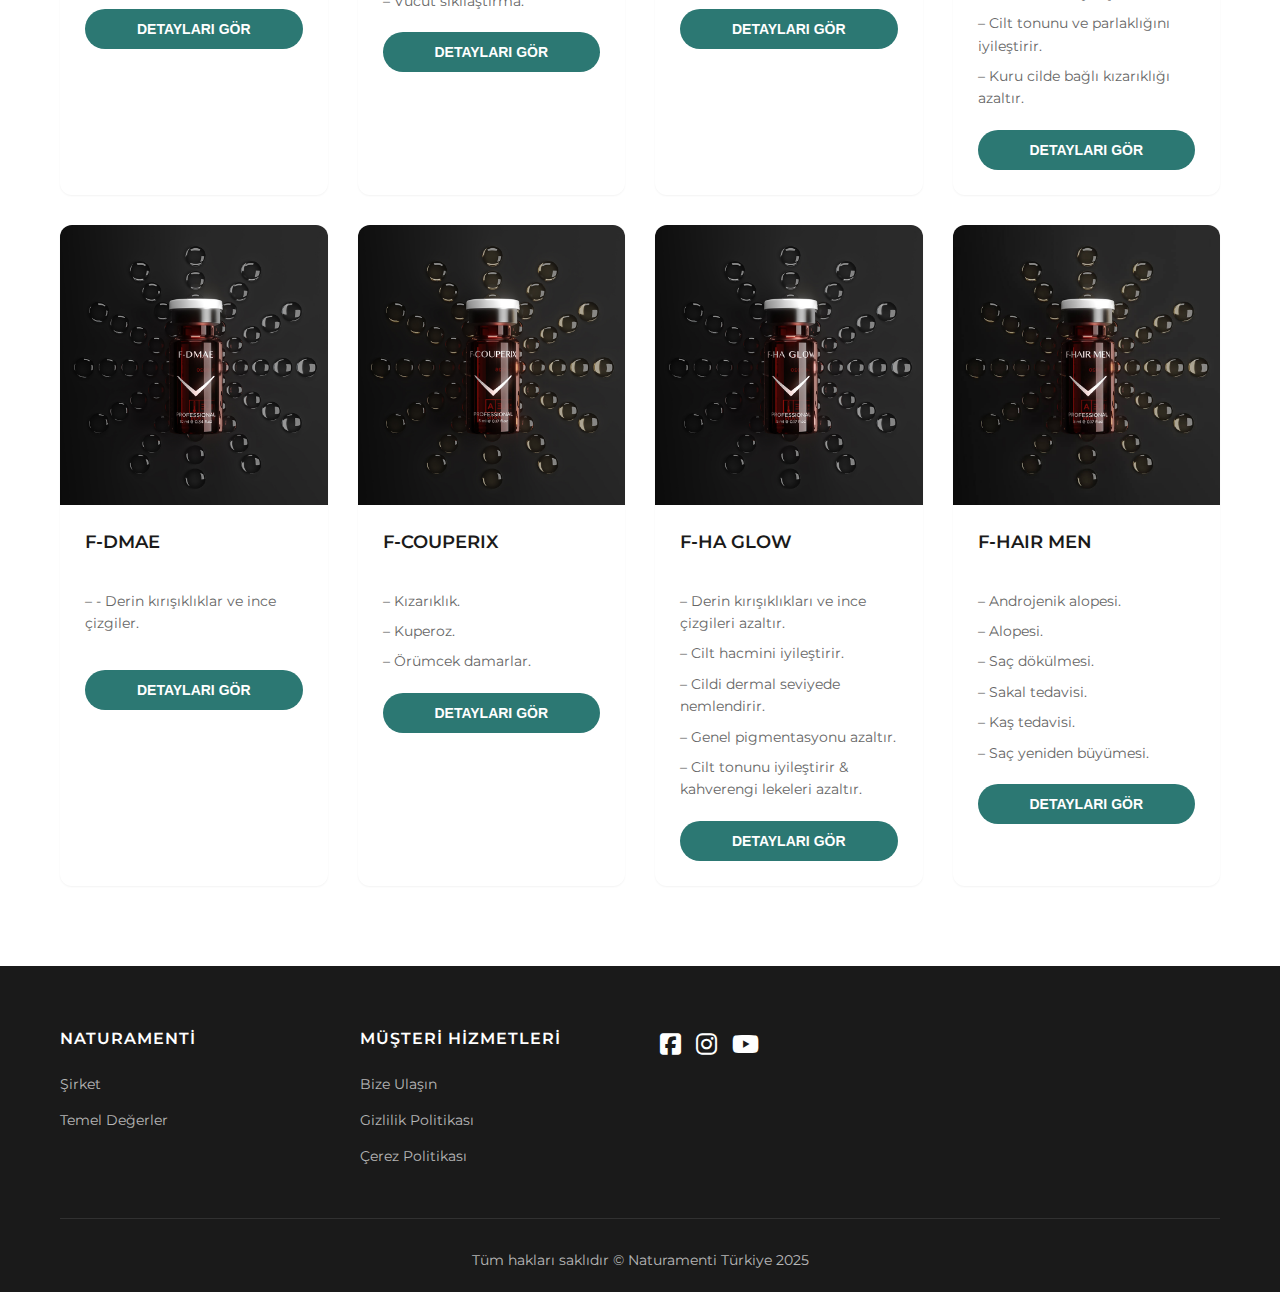
<file: products.html>
<!DOCTYPE html>
<html lang="tr">
<head>
    <meta charset="UTF-8">
    <meta name="viewport" content="width=device-width, initial-scale=1.0">
    <meta name="description" content="Naturamenti Ürünleri - Profesyonel Cilt Bakım Ürünleri">
    <title>Ürünler | Naturamenti Türkiye</title>
    <link rel="stylesheet" href="css/main.css">
    <link rel="stylesheet" href="css/products.css">
    <link rel="stylesheet" href="css/responsive.css">
    <link rel="stylesheet" href="https://cdnjs.cloudflare.com/ajax/libs/font-awesome/6.4.0/css/all.min.css">
    <link href="https://fonts.googleapis.com/css2?family=Montserrat:wght@300;400;500;600;700&display=swap" rel="stylesheet">
</head>
<body>
    <!-- Header -->
    <header class="header">
        <nav class="navbar">
            <div class="container">
                <div class="nav-content">
                    <div class="logo">
                        <a href="index.html">
                            <img src="images/natulogo-1.png" alt="Naturamenti" class="logo-img">
                        </a>
                    </div>
                    
                    <div class="nav-menu" id="navMenu">
                        <ul class="nav-list">
                            <li><a href="index.html">Ana Sayfa</a></li>
                            <li><a href="products.html#skincare" class="active">Cilt Bakım</a></li>
                            <li><a href="products.html#vials" class="active">Steril Flakonlar</a></li>
                            <li><a href="about.html">Hakkımızda</a></li>
                            <li><a href="bayilerimiz.html">Bayilerimiz</a></li>
                            <li><a href="contact.html">İletişim</a></li>
                        </ul>
                    </div>
                    
                    <div class="search-box">
                        <input type="text" placeholder="Ara..." class="search-input" id="searchInput">
                        <i class="fas fa-search"></i>
                    </div>
                    
                    <div class="nav-right">
                        <div class="header-social-links">
                            <a href="https://www.facebook.com/fusionmesoturkiye/" aria-label="Facebook" target="_blank" rel="noopener noreferrer"><i class="fab fa-facebook-f"></i></a>
                            <a href="https://www.instagram.com/fusionmeso_turkey/" aria-label="Instagram" target="_blank" rel="noopener noreferrer"><i class="fab fa-instagram"></i></a>
                            <a href="https://www.youtube.com/channel/UCbmEXFBXRtNZj6IF8c3_B_A/featured" aria-label="YouTube" target="_blank" rel="noopener noreferrer"><i class="fab fa-youtube"></i></a>
                        </div>
                        <button class="mobile-menu-btn" id="mobileMenuBtn">
                            <span></span>
                            <span></span>
                            <span></span>
                        </button>
                    </div>
                </div>
            </div>
        </nav>
    </header>

    <!-- Products Filter & Search -->
    <section class="products-filter">
        <div class="container">
            <div class="filter-controls">
                <div class="search-filter">
                    <input type="text" id="productSearch" placeholder="Ürün ara..." class="filter-search-input">
                    <i class="fas fa-search"></i>
                </div>
                <div class="results-count">
                    <span id="resultsCount">0</span> ürün bulundu
                </div>
            </div>
        </div>
    </section>

    <!-- Cilt Bakım Ürünleri -->
    <section class="products-section" id="skincare">
        <div class="container">
            <h2 class="section-title" style="text-align: center; margin-bottom: 40px;">CİLT BAKIM ÜRÜNLERİ</h2>
            <div class="products-grid" id="skincareGrid">
                <!-- Cilt bakım ürünleri will be loaded here dynamically -->
            </div>
            <div id="skincareNoResults" class="no-results" style="display: none;">
                <i class="fas fa-search"></i>
                <p>Aradığınız kriterlere uygun ürün bulunamadı.</p>
            </div>
        </div>
    </section>

    <!-- Steril Flakonlar -->
    <section class="products-section" id="vials">
        <div class="container">
            <h2 class="section-title" style="text-align: center; margin-bottom: 40px;">STERİL FLAKONLAR</h2>
            <div class="products-grid" id="vialsGrid">
                <!-- Steril flakonlar will be loaded here dynamically -->
            </div>
            <div id="vialsNoResults" class="no-results" style="display: none;">
                <i class="fas fa-search"></i>
                <p>Aradığınız kriterlere uygun ürün bulunamadı.</p>
            </div>
        </div>
    </section>

    <!-- Footer -->
    <footer class="footer">
        <div class="container">
            <div class="footer-content">
                <div class="footer-col">
                    <h4>Naturamenti</h4>
                    <ul>
                        <li><a href="about.html">Şirket</a></li>
                        <li><a href="about.html">Temel Değerler</a></li>
                    </ul>
                </div>
                
                <div class="footer-col">
                    <h4>Müşteri Hizmetleri</h4>
                    <ul>
                        <li><a href="contact.html">Bize Ulaşın</a></li>
                        <li><a href="#">Gizlilik Politikası</a></li>
                        <li><a href="#">Çerez Politikası</a></li>
                    </ul>
                </div>
                
                <div class="footer-col">
                    <div class="social-links">
                        <a href="https://www.facebook.com/fusionmesoturkiye/" aria-label="Facebook" target="_blank" rel="noopener noreferrer"><i class="fab fa-facebook-square"></i></a>
                        <a href="https://www.instagram.com/fusionmeso_turkey/" aria-label="Instagram" target="_blank" rel="noopener noreferrer"><i class="fab fa-instagram"></i></a>
                        <a href="https://www.youtube.com/channel/UCbmEXFBXRtNZj6IF8c3_B_A/featured" aria-label="YouTube" target="_blank" rel="noopener noreferrer"><i class="fab fa-youtube"></i></a>
                    </div>
                </div>
            </div>
            
            <div class="footer-bottom">
                <p>Tüm hakları saklıdır © Naturamenti Türkiye 2025</p>
            </div>
        </div>
    </footer>

    <script src="js/main.js"></script>
    <script src="js/products.js"></script>
</body>
</html>
</file>
<file: css/products.css>
/* Products Page Styles */

.page-header {
    position: relative;
    overflow: hidden;
    background: #000;
}

.page-header-image {
    width: 100%;
    position: relative;
    z-index: 0;
}

.page-header-image::after {
    content: '';
    position: absolute;
    top: 0;
    left: 0;
    right: 0;
    bottom: 0;
    background: rgba(0, 0, 0, 0.4);
    z-index: 1;
}

.page-header-image img {
    width: 100%;
    height: auto;
    display: block;
}

.page-header::before {
    display: none;
}

.page-header .container {
    position: absolute;
    top: 50%;
    left: 50%;
    transform: translate(-50%, -50%);
    z-index: 2;
    width: 100%;
    max-width: 1200px;
    padding: 0 20px;
    text-align: center;
    color: var(--white);
    pointer-events: none;
}

.page-header .container * {
    pointer-events: auto;
}

.page-header h1 {
    font-size: 48px;
    font-weight: 700;
    margin-bottom: 15px;
    letter-spacing: 2px;
    text-shadow: 0 2px 10px rgba(0, 0, 0, 0.5);
}

.page-header p {
    font-size: 18px;
    font-weight: 300;
    margin-bottom: 0;
    text-shadow: 0 2px 8px rgba(0, 0, 0, 0.5);
}

/* Products Filter */
.products-filter {
    padding: 40px 0;
    background-color: var(--light-gray);
    border-bottom: 1px solid var(--medium-gray);
}

.filter-controls {
    display: flex;
    justify-content: space-between;
    align-items: center;
    gap: 20px;
    flex-wrap: wrap;
}

.search-filter {
    position: relative;
    flex: 1;
    min-width: 300px;
}

.filter-search-input {
    width: 100%;
    padding: 12px 45px 12px 20px;
    border: 2px solid var(--medium-gray);
    border-radius: 30px;
    font-size: 15px;
    transition: var(--transition);
}

.filter-search-input:focus {
    outline: none;
    border-color: var(--primary-color);
}

.search-filter i {
    position: absolute;
    right: 20px;
    top: 50%;
    transform: translateY(-50%);
    color: var(--text-light);
    font-size: 18px;
}

.results-count {
    font-size: 16px;
    color: var(--text-dark);
    font-weight: 500;
}

.results-count span {
    color: var(--primary-color);
    font-weight: 700;
}

/* Products Grid */
.products-section {
    padding: 60px 0 80px;
}

.products-grid {
    display: grid;
    grid-template-columns: repeat(4, 1fr);
    gap: 30px;
}

.product-card {
    background-color: var(--white);
    border-radius: var(--radius-md);
    overflow: hidden;
    box-shadow: var(--shadow-sm);
    transition: var(--transition);
    cursor: pointer;
}

.product-card:hover {
    transform: translateY(-4px);
    box-shadow: var(--shadow-lg);
}

.product-image {
    position: relative;
    width: 100%;
    height: 280px;
    overflow: hidden;
    background-color: var(--light-gray);
}

.product-image img {
    width: 100%;
    height: 100%;
    object-fit: cover;
    transition: var(--transition);
}

.product-card:hover .product-image img {
    transform: scale(1.05);
}

.product-badge {
    position: absolute;
    top: 15px;
    right: 15px;
    background-color: var(--primary-color);
    color: var(--white);
    padding: 5px 15px;
    border-radius: 20px;
    font-size: 12px;
    font-weight: 600;
    text-transform: uppercase;
}

.product-info {
    padding: 25px;
}

.product-name {
    font-size: 18px;
    font-weight: 600;
    color: var(--dark-color);
    margin-bottom: 10px;
    line-height: 1.4;
    min-height: 50px;
}

.product-desc {
    font-size: 14px;
    color: var(--text-light);
    line-height: 1.8;
    margin-bottom: 20px;
    min-height: 60px;
}

.product-desc .benefit-item-inline {
    display: block;
    margin-bottom: 8px;
    line-height: 1.6;
}

.product-desc .benefit-item-inline:last-child {
    margin-bottom: 0;
}

.product-btn {
    width: 100%;
    padding: 12px;
    background-color: var(--primary-color);
    color: var(--white);
    border: none;
    border-radius: 25px;
    font-size: 14px;
    font-weight: 600;
    text-transform: uppercase;
    cursor: pointer;
    transition: var(--transition);
}

.product-btn:hover {
    background-color: var(--secondary-color);
}

/* No Results */
.no-results {
    text-align: center;
    padding: 80px 20px;
}

.no-results i {
    font-size: 64px;
    color: var(--medium-gray);
    margin-bottom: 20px;
}

.no-results p {
    font-size: 18px;
    color: var(--text-light);
}

/* Product Detail Page */
.product-detail {
    padding: 60px 0;
}

.product-detail-content {
    display: grid;
    grid-template-columns: 1fr 1fr;
    gap: 60px;
    margin-bottom: 60px;
}

.product-detail-image {
    position: sticky;
    top: 120px;
    height: fit-content;
}

.product-detail-image img {
    width: 100%;
    border-radius: var(--radius-lg);
    box-shadow: var(--shadow-lg);
}

.product-detail-info h1 {
    font-size: 42px;
    font-weight: 700;
    color: var(--dark-color);
    margin-bottom: 20px;
}

.product-detail-info .product-category {
    display: inline-block;
    background-color: var(--primary-color);
    color: var(--white);
    padding: 8px 20px;
    border-radius: 20px;
    font-size: 12px;
    font-weight: 600;
    text-transform: uppercase;
    margin-bottom: 25px;
}

.product-description {
    font-size: 16px;
    line-height: 1.8;
    color: var(--text-dark);
    margin-bottom: 30px;
}

.product-description p {
    margin-bottom: 16px;
}

.product-description .description-list {
    list-style: none;
    padding-left: 0;
    margin: 20px 0;
}

.product-description .description-list li {
    padding: 8px 0 8px 24px;
    position: relative;
    font-size: 15px;
    color: var(--text-dark);
    line-height: 1.6;
}

.product-description .description-list li:before {
    content: "•";
    position: absolute;
    left: 0;
    color: var(--primary-color);
    font-weight: bold;
    font-size: 18px;
}

.product-details-section {
    margin-bottom: 35px;
}

.product-details-section h3 {
    font-size: 22px;
    font-weight: 600;
    color: var(--dark-color);
    margin-bottom: 15px;
    display: flex;
    align-items: center;
    gap: 10px;
}

.product-details-section h3 i {
    color: var(--primary-color);
}

.ingredients-list,
.usage-list {
    list-style: none;
    padding-left: 0;
}

.ingredients-list li,
.usage-list li {
    padding: 10px 0;
    border-bottom: 1px solid var(--light-gray);
    font-size: 15px;
    color: var(--text-dark);
    display: flex;
    align-items: start;
    gap: 10px;
}

.ingredients-list li:before {
    content: "•";
    color: var(--primary-color);
    font-weight: bold;
    font-size: 20px;
}

.product-details-grid {
    display: grid;
    grid-template-columns: repeat(3, 1fr);
    gap: 40px;
    margin-bottom: 35px;
}

.benefits-usage-grid {
    display: grid;
    grid-template-columns: 1fr 1fr;
    gap: 40px;
    margin-bottom: 35px;
}

.benefits-list {
    list-style: none;
    padding-left: 0;
}

.benefits-list li {
    padding: 10px 0 10px 24px;
    position: relative;
    font-size: 15px;
    color: var(--text-dark);
    line-height: 1.6;
    border-bottom: 1px solid var(--light-gray);
}

.benefits-list li:before {
    content: "–";
    position: absolute;
    left: 0;
    color: var(--primary-color);
    font-weight: bold;
    font-size: 18px;
}

.benefits-grid {
    display: grid;
    grid-template-columns: repeat(2, 1fr);
    gap: 15px;
}

.benefit-item {
    background-color: var(--light-gray);
    padding: 15px;
    border-radius: 8px;
    font-size: 14px;
    color: var(--text-dark);
    display: flex;
    align-items: center;
    gap: 10px;
}

.benefit-item i {
    color: var(--primary-color);
    font-size: 18px;
}

/* Related Products */
.related-products {
    padding: 60px 0;
    background-color: var(--light-gray);
}

.related-products h2 {
    text-align: center;
    font-size: 32px;
    font-weight: 700;
    margin-bottom: 50px;
    color: var(--dark-color);
}

.related-products .products-grid {
    grid-template-columns: repeat(4, 1fr);
}

/* Responsive Styles for Products */
@media (max-width: 992px) {
    .products-grid {
        grid-template-columns: repeat(3, 1fr);
        gap: 25px;
    }

    .product-detail-content {
        gap: 40px;
    }

    .related-products .products-grid {
        grid-template-columns: repeat(3, 1fr);
    }
}

@media (max-width: 768px) {
    .page-header .container {
        padding: 0 15px;
    }
    
    .page-header h1 {
        font-size: 36px;
    }
    
    .page-header p {
        font-size: 16px;
    }

    .filter-controls {
        flex-direction: column;
        align-items: stretch;
    }

    .search-filter {
        min-width: 100%;
    }

    .products-grid {
        grid-template-columns: repeat(2, 1fr);
        gap: 20px;
    }

    .product-detail-content {
        grid-template-columns: 1fr;
        gap: 30px;
    }

    .product-detail-image {
        position: relative;
        top: 0;
    }

    .product-detail-info h1 {
        font-size: 32px;
    }

    .benefits-grid {
        grid-template-columns: 1fr;
    }
    
    .product-details-grid {
        grid-template-columns: 1fr;
        gap: 30px;
    }
    
    .benefits-usage-grid {
        grid-template-columns: 1fr;
        gap: 30px;
    }

    .related-products .products-grid {
        grid-template-columns: repeat(2, 1fr);
    }
}

@media (max-width: 576px) {
    .page-header .container {
        padding: 0 10px;
    }

    .page-header h1 {
        font-size: 28px;
    }

    .page-header p {
        font-size: 14px;
    }

    .products-grid {
        grid-template-columns: 1fr;
    }

    .product-image {
        height: 250px;
    }

    .product-name {
        font-size: 16px;
        min-height: auto;
    }

    .product-desc {
        min-height: auto;
    }

    .product-detail-info h1 {
        font-size: 26px;
    }

    .related-products .products-grid {
        grid-template-columns: 1fr;
    }
}
</file>
<file: css/responsive.css>
/* Tablet Styles (992px and below) */
@media (max-width: 992px) {
    .container {
        padding: 0 15px;
    }

    .section-title {
        font-size: 32px;
    }

    /* Navigation */
    .nav-list {
        gap: 20px;
    }

    .nav-list a {
        font-size: 13px;
    }

    .search-input {
        width: 150px;
    }

    /* Hero Slider */
    .slide-text h1 {
        font-size: 42px;
    }

    .slide-text p {
        font-size: 18px;
    }
    
    .slide-text .slide-subtitle {
        font-size: 16px;
    }
    
    .slide-ingredients {
        grid-template-columns: 1fr;
        gap: 10px;
    }
    
    .slide-ingredients li {
        font-size: 14px;
    }

    /* Featured Products */
    .featured-grid {
        gap: 40px;
    }

    .featured-image img {
        height: 300px;
    }

    .featured-content {
        padding: 30px;
    }

    /* Categories */
    .categories-grid {
        grid-template-columns: repeat(2, 1fr);
        gap: 20px;
    }

    /* Brand Values */
    .values-grid {
        grid-template-columns: repeat(2, 1fr);
        gap: 30px;
    }

    /* Innovation */
    .innovation-content {
        gap: 40px;
    }

    .innovation-text p {
        font-size: 16px;
    }

    /* Footer */
    .footer-content {
        grid-template-columns: repeat(2, 1fr);
    }
    
    /* Products Slider */
    .products-slider-section {
        padding: 60px 0;
    }
    
    .products-slider-wrapper {
        padding: 0 50px;
    }
    
    .product-slide {
        min-width: 280px;
        max-width: 280px;
    }
    
    /* Dealers */
    .dealers-section {
        padding: 60px 0;
    }
    
    .dealers-grid {
        gap: 25px;
    }
}

/* Mobile Styles (768px and below) */
@media (max-width: 768px) {
    /* Navigation */
    .mobile-menu-btn {
        display: flex;
    }

    .nav-menu {
        position: fixed;
        top: 130px;
        left: -100%;
        width: 100%;
        height: calc(100vh - 130px);
        background-color: var(--white);
        transition: left 0.3s ease;
        box-shadow: 0 5px 20px rgba(0, 0, 0, 0.1);
    }

    .nav-menu.active {
        left: 0;
    }

    .nav-list {
        flex-direction: column;
        padding: 30px;
        gap: 0;
    }

    .nav-list li {
        border-bottom: 1px solid var(--medium-gray);
    }

    .nav-list a {
        display: block;
        padding: 15px 0;
        font-size: 16px;
    }

    .search-box {
        display: none;
    }

    /* Hero Slider */
    .hero-slider {
        height: 500px;
    }

    .slide-text h1 {
        font-size: 32px;
    }

    .slide-text p {
        font-size: 16px;
    }
    
    .slide-text .slide-subtitle {
        font-size: 15px;
    }
    
    .slide-ingredients li {
        font-size: 13px;
    }

    .slider-btn {
        width: 40px;
        height: 40px;
        font-size: 18px;
    }

    .slider-btn.prev {
        left: 10px;
    }

    .slider-btn.next {
        right: 10px;
    }

    /* Featured Products */
    .featured-products {
        padding: 60px 0;
    }

    .featured-grid {
        grid-template-columns: 1fr;
        gap: 30px;
    }

    .featured-image img {
        height: 250px;
    }

    .featured-content {
        padding: 25px;
    }

    .featured-content h3 {
        font-size: 24px;
    }

    /* Categories */
    .categories {
        padding: 60px 0;
    }

    .category-item {
        height: 250px;
    }

    /* Brand Values */
    .brand-values {
        padding: 60px 0;
    }

    .values-grid {
        grid-template-columns: 1fr;
        gap: 40px;
    }

    .value-icon {
        width: 70px;
        height: 70px;
        font-size: 28px;
    }

    /* Innovations */
    .innovations {
        padding: 60px 0;
    }

    .innovation-content {
        grid-template-columns: 1fr;
        gap: 30px;
    }

    /* Results */
    .results-section {
        padding: 60px 0;
    }
    
    .before-after-container {
        grid-template-columns: 1fr;
        gap: 40px;
    }
    
    .before-after-slider {
        max-width: 100%;
    }
    
    .result-info {
        padding: 30px;
    }
    
    .result-info h3 {
        font-size: 26px;
    }

    /* Testimonials */
    .testimonials {
        padding: 60px 0;
    }

    .testimonials-slider {
        min-height: 300px;
    }

    .testimonial-text {
        font-size: 16px;
    }
    
    /* Products Slider */
    .products-slider-section {
        padding: 50px 0;
    }
    
    .products-slider-wrapper {
        padding: 0 50px;
    }
    
    .product-slide {
        min-width: 260px;
        max-width: 260px;
    }
    
    .product-slide-image {
        height: 220px;
    }
    
    .products-slider-nav {
        width: 45px;
        height: 45px;
        font-size: 16px;
    }
    
    /* Dealers */
    .dealers-section {
        padding: 50px 0;
    }
    
    .dealers-grid {
        grid-template-columns: 1fr;
        gap: 25px;
    }
    
    .dealer-card {
        padding: 25px;
    }
    
    .dealer-header h3 {
        font-size: 18px;
    }
    
    .dealer-company {
        font-size: 16px;
    }
    
    .dealer-info-icon {
        width: 35px;
        height: 35px;
        font-size: 14px;
    }
    
    .dealer-info-content h4 {
        font-size: 13px;
    }
    
    .dealer-info-content p {
        font-size: 13px;
    }

    /* Footer */
    .footer {
        padding: 40px 0 20px;
    }

    .footer-content {
        grid-template-columns: 1fr;
        gap: 30px;
    }
}

/* Small Mobile Styles (576px and below) */
@media (max-width: 576px) {
    .section-title {
        font-size: 26px;
    }

    .subtitle {
        font-size: 14px;
    }

    /* Hero Slider */
    .hero-slider {
        height: 400px;
    }

    .slide-text h1 {
        font-size: 24px;
        letter-spacing: 1px;
    }

    .slide-text p {
        font-size: 14px;
        margin-bottom: 20px;
    }

    .btn {
        padding: 10px 20px;
        font-size: 12px;
    }

    /* Featured Products */
    .featured-image img {
        height: 200px;
    }

    .featured-content {
        padding: 20px;
    }

    .featured-content h3 {
        font-size: 20px;
    }

    .featured-content p,
    .featured-content .ingredients {
        font-size: 14px;
    }

    /* Categories */
    .categories-grid {
        grid-template-columns: 1fr;
    }

    .category-item {
        height: 200px;
    }

    .category-item h3 {
        font-size: 18px;
    }

    /* About Section */
    .about-section {
        padding: 40px 0;
    }

    /* Brand Values */
    .brand-values {
        padding: 40px 0;
    }

    /* Innovations */
    .innovations {
        padding: 40px 0;
    }

    .innovation-text p {
        font-size: 14px;
    }

    /* Results */
    .results-section {
        padding: 40px 0;
    }
    
    .before-after-slider {
        border-radius: 10px;
    }
    
    .handle-circle {
        width: 40px;
        height: 40px;
        font-size: 16px;
    }
    
    .result-info {
        padding: 25px;
    }
    
    .result-info h3 {
        font-size: 22px;
    }
    
    .result-features li {
        font-size: 14px;
    }

    /* Testimonials */
    .testimonials {
        padding: 40px 0;
    }

    .testimonials-slider {
        min-height: 350px;
    }

    .testimonial-text {
        font-size: 14px;
    }

    .testimonial-author {
        font-size: 16px;
    }
    
    /* Products Slider */
    .products-slider-section {
        padding: 40px 0;
    }
    
    .products-slider-wrapper {
        padding: 0 40px;
    }
    
    .product-slide {
        min-width: 240px;
        max-width: 240px;
    }
    
    .product-slide-image {
        height: 200px;
    }
    
    .product-slide-content {
        padding: 20px;
    }
    
    .product-slide-title {
        font-size: 18px;
    }
    
    .product-slide-desc {
        font-size: 13px;
    }
    
    .products-slider-nav {
        width: 40px;
        height: 40px;
        font-size: 14px;
    }
    
    /* Dealers */
    .dealers-section {
        padding: 40px 0;
    }
    
    .dealer-card {
        padding: 20px;
    }
    
    .dealer-header {
        margin-bottom: 20px;
        padding-bottom: 15px;
    }
    
    .dealer-header h3 {
        font-size: 16px;
    }
    
    .dealer-company {
        font-size: 15px;
    }
    
    .dealer-info {
        gap: 15px;
    }
    
    .dealer-info-icon {
        width: 32px;
        height: 32px;
        font-size: 13px;
    }
    
    .dealer-info-content h4 {
        font-size: 12px;
    }
    
    .dealer-info-content p {
        font-size: 12px;
    }
}
</file>
<file: css/main.css>
/* Reset and Base Styles */
* {
    margin: 0;
    padding: 0;
    box-sizing: border-box;
}

:root {
    --primary-color: #2c7873;
    --secondary-color: #6fb7b2;
    --dark-color: #1a1a1a;
    --light-gray: #f5f5f5;
    --medium-gray: #e0e0e0;
    --text-dark: #333;
    --text-light: #666;
    --white: #ffffff;
    --transition: all 0.3s cubic-bezier(0.4, 0, 0.2, 1);
    
    /* Modern spacing scale (8px grid) */
    --spacing-xs: 4px;
    --spacing-sm: 8px;
    --spacing-md: 16px;
    --spacing-lg: 24px;
    --spacing-xl: 32px;
    --spacing-2xl: 48px;
    --spacing-3xl: 64px;
    
    /* Border radius scale */
    --radius-sm: 8px;
    --radius-md: 12px;
    --radius-lg: 16px;
    --radius-xl: 24px;
    --radius-full: 9999px;
    
    /* Shadow scale */
    --shadow-sm: 0 1px 2px 0 rgba(0, 0, 0, 0.05);
    --shadow-md: 0 4px 6px -1px rgba(0, 0, 0, 0.1), 0 2px 4px -1px rgba(0, 0, 0, 0.06);
    --shadow-lg: 0 10px 15px -3px rgba(0, 0, 0, 0.1), 0 4px 6px -2px rgba(0, 0, 0, 0.05);
    --shadow-xl: 0 20px 25px -5px rgba(0, 0, 0, 0.1), 0 10px 10px -5px rgba(0, 0, 0, 0.04);
}

body {
    font-family: 'Montserrat', sans-serif;
    line-height: 1.6;
    color: var(--text-dark);
    background-color: var(--white);
}

.container {
    max-width: 1200px;
    margin: 0 auto;
    padding: 0 20px;
}

img {
    max-width: 100%;
    height: auto;
    display: block;
}

a {
    text-decoration: none;
    color: inherit;
    transition: var(--transition);
}

ul {
    list-style: none;
}

/* Buttons */
.btn {
    display: inline-block;
    padding: 12px 24px;
    border-radius: var(--radius-full);
    font-weight: 600;
    text-transform: uppercase;
    font-size: 14px;
    letter-spacing: 0.5px;
    cursor: pointer;
    border: none;
    transition: var(--transition);
    box-shadow: var(--shadow-sm);
}

.btn-primary {
    background-color: var(--primary-color);
    color: var(--white);
}

.btn-primary:hover {
    background-color: var(--secondary-color);
    transform: translateY(-2px);
    box-shadow: var(--shadow-md);
}

.btn-secondary {
    background-color: transparent;
    color: var(--primary-color);
    border: 2px solid var(--primary-color);
}

.btn-secondary:hover {
    background-color: var(--primary-color);
    color: var(--white);
}

/* Section Titles */
.section-title {
    text-align: center;
    font-size: 36px;
    font-weight: 700;
    margin-bottom: 20px;
    color: var(--dark-color);
    letter-spacing: 2px;
}

.subtitle {
    text-align: center;
    max-width: 900px;
    margin: 0 auto 30px;
    font-size: 16px;
    color: var(--text-light);
    line-height: 1.8;
}

/* Header */
.header {
    position: sticky;
    top: 0;
    width: 100%;
    background-color: var(--white);
    z-index: 1000;
    box-shadow: var(--shadow-md);
}


/* Navigation */
.navbar {
    padding: 15px 0;
}

.nav-content {
    display: flex;
    align-items: center;
    justify-content: space-between;
}

.logo-img {
    height: 45px;
    width: auto;
    max-width: 200px;
}

.nav-list {
    display: flex;
    gap: 35px;
}

.nav-list a {
    font-weight: 500;
    font-size: 14px;
    text-transform: uppercase;
    letter-spacing: 1px;
    color: var(--text-dark);
    padding: 5px 0;
    position: relative;
}

.nav-list a::after {
    content: '';
    position: absolute;
    bottom: 0;
    left: 0;
    width: 0;
    height: 2px;
    background-color: var(--primary-color);
    transition: var(--transition);
}

.nav-list a:hover::after,
.nav-list a.active::after {
    width: 100%;
}

.nav-right {
    display: flex;
    align-items: center;
    gap: 16px;
}

.header-social-links {
    display: flex;
    align-items: center;
    gap: 12px;
}

.header-social-links a {
    width: 36px;
    height: 36px;
    display: flex;
    align-items: center;
    justify-content: center;
    border-radius: 50%;
    background-color: var(--light-gray);
    color: var(--text-dark);
    font-size: 14px;
    transition: var(--transition);
    border: 1px solid transparent;
}

.header-social-links a:hover {
    background-color: var(--primary-color);
    color: var(--white);
    transform: translateY(-2px);
    box-shadow: var(--shadow-sm);
}

.header-social-links a.facebook:hover {
    background-color: #1877f2;
}

.header-social-links a.instagram:hover {
    background: linear-gradient(45deg, #f09433 0%, #e6683c 25%, #dc2743 50%, #cc2366 75%, #bc1888 100%);
}

.header-social-links a.youtube:hover {
    background-color: #ff0000;
}

.search-box {
    position: relative;
}

.search-input {
    padding: 10px 40px 10px 16px;
    border: 1px solid var(--medium-gray);
    border-radius: var(--radius-full);
    font-size: 14px;
    width: 200px;
    transition: var(--transition);
}

.search-input:focus {
    outline: none;
    border-color: var(--primary-color);
    width: 250px;
}

.search-box i {
    position: absolute;
    right: 15px;
    top: 50%;
    transform: translateY(-50%);
    color: var(--text-light);
}

.mobile-menu-btn {
    display: none;
    flex-direction: column;
    gap: 5px;
    background: none;
    border: none;
    cursor: pointer;
    padding: 5px;
}

.mobile-menu-btn span {
    width: 25px;
    height: 3px;
    background-color: var(--dark-color);
    transition: var(--transition);
}

/* Hero Slider */
.hero-slider {
    position: relative;
    height: 600px;
    overflow: hidden;
}

.slider-container {
    position: relative;
    height: 100%;
}

.slide {
    position: absolute;
    top: 0;
    left: 0;
    width: 100%;
    height: 100%;
    opacity: 0;
    transition: opacity 0.6s ease-in-out;
    background-size: cover;
    background-position: center;
    background-repeat: no-repeat;
}

.slide.active {
    opacity: 1;
}

.slide-content {
    position: absolute;
    top: 0;
    left: 0;
    width: 100%;
    height: 100%;
    display: flex;
    align-items: center;
    justify-content: flex-start;
    background: linear-gradient(to right, rgba(0, 0, 0, 0.8) 0%, rgba(0, 0, 0, 0.6) 40%, rgba(0, 0, 0, 0.3) 60%, transparent 80%);
}

.slide-content .container {
    width: 100%;
    max-width: 100%;
    margin: 0;
    padding: 0 20px;
    display: flex;
    justify-content: flex-start;
    align-items: center;
}

.slide-text {
    color: var(--white);
    max-width: 550px;
    z-index: 2;
    padding-left: 80px;
    margin-left: 0;
    text-align: left;
}

.slide-text h1 {
    font-size: 56px;
    font-weight: 700;
    margin: 0 0 16px 0;
    letter-spacing: 3px;
    line-height: 1.2;
}

.slide-text p {
    font-size: 20px;
    margin: 0;
    font-weight: 300;
    line-height: 1.5;
}

.slide-text .slide-subtitle {
    font-size: 18px;
    margin: 0 0 16px 0;
    font-weight: 400;
    line-height: 1.5;
}

.slide-ingredients {
    list-style: none;
    padding: 0;
    margin: 0;
    display: grid;
    grid-template-columns: repeat(2, 1fr);
    gap: 10px 20px;
}

.slide-ingredients li {
    font-size: 15px;
    font-weight: 300;
    padding-left: 20px;
    position: relative;
}

.slide-ingredients li:before {
    content: "•";
    position: absolute;
    left: 0;
    color: var(--white);
    font-weight: bold;
}

.slider-btn {
    position: absolute;
    top: 50%;
    transform: translateY(-50%);
    background-color: rgba(255, 255, 255, 0.3);
    border: none;
    color: var(--white);
    font-size: 24px;
    width: 50px;
    height: 50px;
    border-radius: 50%;
    cursor: pointer;
    transition: var(--transition);
    z-index: 10;
}

.slider-btn:hover {
    background-color: rgba(255, 255, 255, 0.5);
}

.slider-btn.prev {
    left: 20px;
    z-index: 15;
}

.slider-btn.next {
    right: 20px;
    z-index: 15;
}

.slider-dots {
    position: absolute;
    bottom: 30px;
    left: 50%;
    transform: translateX(-50%);
    display: flex;
    gap: 10px;
    z-index: 10;
}

.dot {
    width: 12px;
    height: 12px;
    border-radius: 50%;
    background-color: rgba(255, 255, 255, 0.5);
    cursor: pointer;
    transition: var(--transition);
}

.dot.active {
    background-color: var(--white);
    width: 30px;
    border-radius: 6px;
}

/* Featured Products */
.featured-products {
    padding: 80px 0;
    background-color: var(--light-gray);
}

.featured-grid {
    display: grid;
    grid-template-columns: repeat(2, 1fr);
    gap: 60px;
}

.featured-item {
    background-color: var(--white);
    border-radius: 10px;
    overflow: hidden;
    box-shadow: 0 5px 20px rgba(0, 0, 0, 0.1);
}

.featured-image img {
    width: 100%;
    height: 400px;
    object-fit: cover;
}

.featured-content {
    padding: 40px;
}

.featured-content h3 {
    font-size: 28px;
    margin-bottom: 15px;
    color: var(--dark-color);
}

.featured-content p {
    margin-bottom: 15px;
    color: var(--text-light);
    line-height: 1.8;
}

.featured-content .ingredients {
    font-size: 14px;
    color: var(--text-light);
    line-height: 1.6;
    margin-bottom: 25px;
}

/* Categories */
.categories {
    padding: 80px 0;
}

.categories-grid {
    display: grid;
    grid-template-columns: repeat(3, 1fr);
    gap: 30px;
    margin-top: 50px;
}

.category-item {
    position: relative;
    overflow: hidden;
    border-radius: 10px;
    cursor: pointer;
    height: 300px;
}

.category-item img {
    width: 100%;
    height: 100%;
    object-fit: cover;
    transition: var(--transition);
}

.category-item h3 {
    position: absolute;
    bottom: 0;
    left: 0;
    width: 100%;
    padding: 20px;
    background: linear-gradient(to top, rgba(0, 0, 0, 0.8), transparent);
    color: var(--white);
    font-size: 20px;
    text-align: center;
}

.category-item:hover img {
    transform: scale(1.1);
}

/* About Section */
.about-section {
    padding: 80px 0;
    background-color: var(--light-gray);
}

/* Brand Values */
.brand-values {
    padding: 80px 0;
}

.values-grid {
    display: grid;
    grid-template-columns: repeat(4, 1fr);
    gap: 40px;
    margin-top: 50px;
}

.value-item {
    text-align: center;
}

.value-icon {
    width: 80px;
    height: 80px;
    margin: 0 auto 20px;
    background-color: var(--primary-color);
    border-radius: 50%;
    display: flex;
    align-items: center;
    justify-content: center;
    color: var(--white);
    font-size: 32px;
}

.value-item h3 {
    font-size: 12px;
    color: var(--text-light);
    margin-bottom: 10px;
    letter-spacing: 1px;
}

.value-item h4 {
    font-size: 20px;
    margin-bottom: 15px;
    color: var(--dark-color);
}

.value-item p {
    font-size: 14px;
    color: var(--text-light);
    line-height: 1.6;
}

/* Innovations */
.innovations {
    padding: 80px 0;
    background-color: var(--light-gray);
}

.innovation-content {
    display: grid;
    grid-template-columns: 1fr 1fr;
    gap: 60px;
    align-items: center;
    margin-top: 40px;
}

.innovation-text p {
    font-size: 18px;
    margin-bottom: 20px;
    color: var(--text-dark);
    line-height: 1.8;
}

.innovation-image img {
    border-radius: 10px;
    box-shadow: 0 5px 20px rgba(0, 0, 0, 0.1);
}

/* Results Section - Before/After */
.results-section {
    padding: 80px 0;
}

.before-after-container {
    display: grid;
    grid-template-columns: 1.2fr 0.8fr;
    gap: 60px;
    align-items: center;
    margin-top: 50px;
}

.before-after-slider {
    position: relative;
    width: 100%;
    max-width: 700px;
    margin: 0 auto;
    overflow: hidden;
    border-radius: 15px;
    box-shadow: 0 10px 40px rgba(0, 0, 0, 0.15);
    cursor: ew-resize;
    user-select: none;
}

.before-image,
.after-image {
    position: relative;
}

.before-image img,
.after-image img {
    width: 100%;
    height: auto;
    display: block;
}

.after-image {
    position: absolute;
    top: 0;
    left: 0;
    width: 100%;
    height: 100%;
    overflow: hidden;
    clip-path: inset(0 0 0 50%);
}

.before-image .label,
.after-image .label {
    position: absolute;
    top: 20px;
    background-color: rgba(0, 0, 0, 0.7);
    color: var(--white);
    padding: 8px 20px;
    font-size: 14px;
    font-weight: 700;
    letter-spacing: 2px;
    border-radius: 20px;
}

.before-image .label {
    left: 20px;
}

.after-image .label {
    right: 20px;
}

.slider-handle {
    position: absolute;
    top: 0;
    left: 50%;
    width: 4px;
    height: 100%;
    background-color: var(--white);
    transform: translateX(-50%);
    z-index: 10;
    display: flex;
    flex-direction: column;
    align-items: center;
    justify-content: center;
}

.handle-line {
    width: 4px;
    flex: 1;
    background-color: var(--white);
}

.handle-circle {
    width: 50px;
    height: 50px;
    background-color: var(--primary-color);
    border: 4px solid var(--white);
    border-radius: 50%;
    display: flex;
    align-items: center;
    justify-content: center;
    color: var(--white);
    font-size: 20px;
    box-shadow: 0 3px 15px rgba(0, 0, 0, 0.3);
    cursor: ew-resize;
}

.result-info {
    padding: 40px;
    background-color: var(--light-gray);
    border-radius: 15px;
}

.result-info h3 {
    font-size: 32px;
    font-weight: 700;
    margin-bottom: 25px;
    color: var(--dark-color);
}

.result-features {
    list-style: none;
    margin-bottom: 30px;
}

.result-features li {
    padding: 12px 0;
    font-size: 16px;
    color: var(--text-dark);
    display: flex;
    align-items: center;
    gap: 15px;
}

.result-features li i {
    color: var(--primary-color);
    font-size: 20px;
}

/* Testimonials */
.testimonials {
    padding: 80px 0;
    background-color: var(--light-gray);
}

.testimonials-slider {
    position: relative;
    max-width: 900px;
    margin: 50px auto;
    min-height: 250px;
}

.testimonial {
    position: absolute;
    top: 0;
    left: 0;
    width: 100%;
    opacity: 0;
    transition: opacity 0.6s ease-in-out;
    text-align: center;
}

.testimonial.active {
    opacity: 1;
    position: relative;
}

.testimonial-text {
    font-size: 18px;
    font-style: italic;
    color: var(--text-dark);
    line-height: 1.8;
    margin-bottom: 30px;
}

.testimonial-author {
    font-size: 18px;
    font-weight: 600;
    color: var(--dark-color);
    margin-bottom: 5px;
}

.testimonial-company {
    font-size: 14px;
    color: var(--text-light);
}

.testimonial-dots {
    display: flex;
    justify-content: center;
    gap: 10px;
    margin-top: 30px;
}

.testimonial-dots .dot {
    background-color: var(--medium-gray);
}

.testimonial-dots .dot.active {
    background-color: var(--primary-color);
}

/* Footer */
.footer {
    background-color: var(--dark-color);
    color: var(--white);
    padding: 60px 0 20px;
}

.footer-content {
    display: grid;
    grid-template-columns: repeat(4, 1fr);
    gap: 40px;
    margin-bottom: 40px;
}

.footer-col h4 {
    font-size: 16px;
    font-weight: 600;
    margin-bottom: 20px;
    text-transform: uppercase;
    letter-spacing: 1px;
}

.footer-col ul li {
    margin-bottom: 10px;
}

.footer-col ul li a {
    color: rgba(255, 255, 255, 0.7);
    font-size: 14px;
    transition: var(--transition);
}

.footer-col ul li a:hover {
    color: var(--white);
    padding-left: 5px;
}

.footer .social-links {
    display: flex;
    gap: 15px;
}

.footer .social-links a {
    color: var(--white);
    font-size: 24px;
}

.footer .social-links a:hover {
    color: var(--secondary-color);
}

.footer-bottom {
    text-align: center;
    padding-top: 30px;
    border-top: 1px solid rgba(255, 255, 255, 0.1);
}

.footer-bottom p {
    color: rgba(255, 255, 255, 0.7);
    font-size: 14px;
}

/* Products Slider */
.products-slider-section {
    padding: 80px 0;
    background-color: var(--white);
}

.products-slider-wrapper {
    position: relative;
    overflow: hidden;
    padding: 0 60px;
}

.products-slider-container {
    display: flex;
    gap: 30px;
    transition: transform 0.5s ease;
    overflow-x: auto;
    scroll-behavior: smooth;
    scrollbar-width: none; /* Firefox */
    -ms-overflow-style: none; /* IE/Edge */
    padding-bottom: 20px;
    cursor: grab;
}

.products-slider-container::-webkit-scrollbar {
    display: none; /* Chrome/Safari */
}

.product-slide {
    min-width: 320px;
    max-width: 320px;
    background-color: var(--white);
    border-radius: var(--radius-lg);
    overflow: hidden;
    box-shadow: var(--shadow-md);
    transition: var(--transition);
    display: flex;
    flex-direction: column;
}

.product-slide:hover {
    transform: translateY(-8px);
    box-shadow: var(--shadow-xl);
}

.product-slide-image {
    width: 100%;
    height: 250px;
    overflow: hidden;
    background-color: var(--light-gray);
    position: relative;
}

.product-slide-image img {
    width: 100%;
    height: 100%;
    object-fit: cover;
    transition: var(--transition);
}

.product-slide:hover .product-slide-image img {
    transform: scale(1.1);
}

.product-slide-badge {
    position: absolute;
    top: var(--spacing-md);
    right: var(--spacing-md);
    background-color: var(--primary-color);
    color: var(--white);
    padding: var(--spacing-xs) var(--spacing-md);
    border-radius: var(--radius-full);
    font-size: 12px;
    font-weight: 600;
    text-transform: uppercase;
    letter-spacing: 0.5px;
    box-shadow: var(--shadow-sm);
}

.product-slide-content {
    padding: var(--spacing-lg);
    flex: 1;
    display: flex;
    flex-direction: column;
}

.product-slide-title {
    font-size: 20px;
    font-weight: 700;
    color: var(--dark-color);
    margin-bottom: 15px;
    line-height: 1.3;
}

.product-slide-desc {
    font-size: 14px;
    color: var(--text-light);
    line-height: 1.8;
    margin-bottom: 20px;
    flex: 1;
}

.product-slide-desc .benefit-item-inline {
    display: block;
    margin-bottom: 8px;
    line-height: 1.6;
}

.product-slide-desc .benefit-item-inline:last-child {
    margin-bottom: 0;
}

.product-slide-link {
    margin-top: auto;
    text-align: center;
}

.product-slide-link .btn {
    width: 100%;
    padding: 12px 20px;
    font-size: 13px;
}

.products-slider-nav {
    position: absolute;
    top: 50%;
    transform: translateY(-50%);
    width: 50px;
    height: 50px;
    background-color: var(--white);
    border: 2px solid var(--primary-color);
    border-radius: 50%;
    display: flex;
    align-items: center;
    justify-content: center;
    cursor: pointer;
    z-index: 10;
    transition: var(--transition);
    color: var(--primary-color);
    font-size: 18px;
}

.products-slider-nav:hover {
    background-color: var(--primary-color);
    color: var(--white);
}

.products-slider-nav.prev {
    left: 0;
}

.products-slider-nav.next {
    right: 0;
}

.products-slider-nav:disabled {
    opacity: 0.5;
    cursor: not-allowed;
}

.products-slider-nav:disabled:hover {
    background-color: var(--white);
    color: var(--primary-color);
}
</file>
